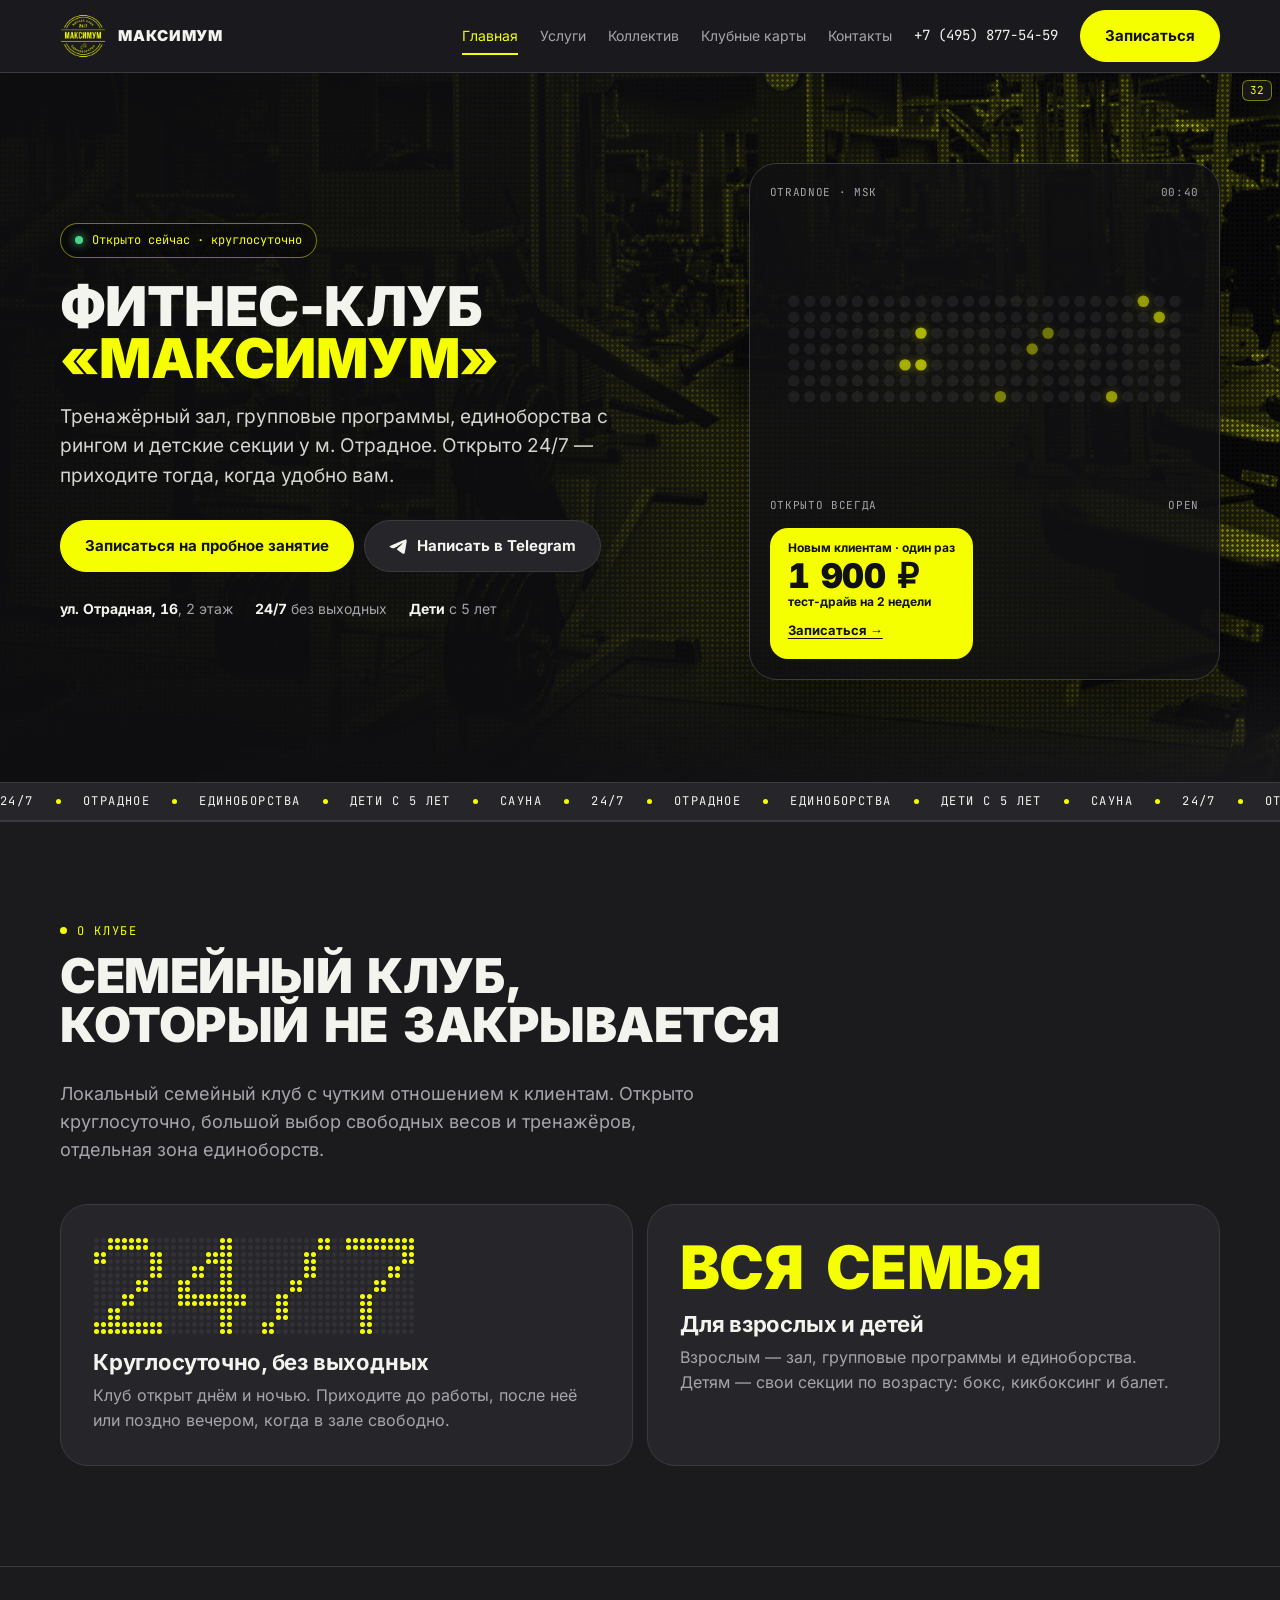
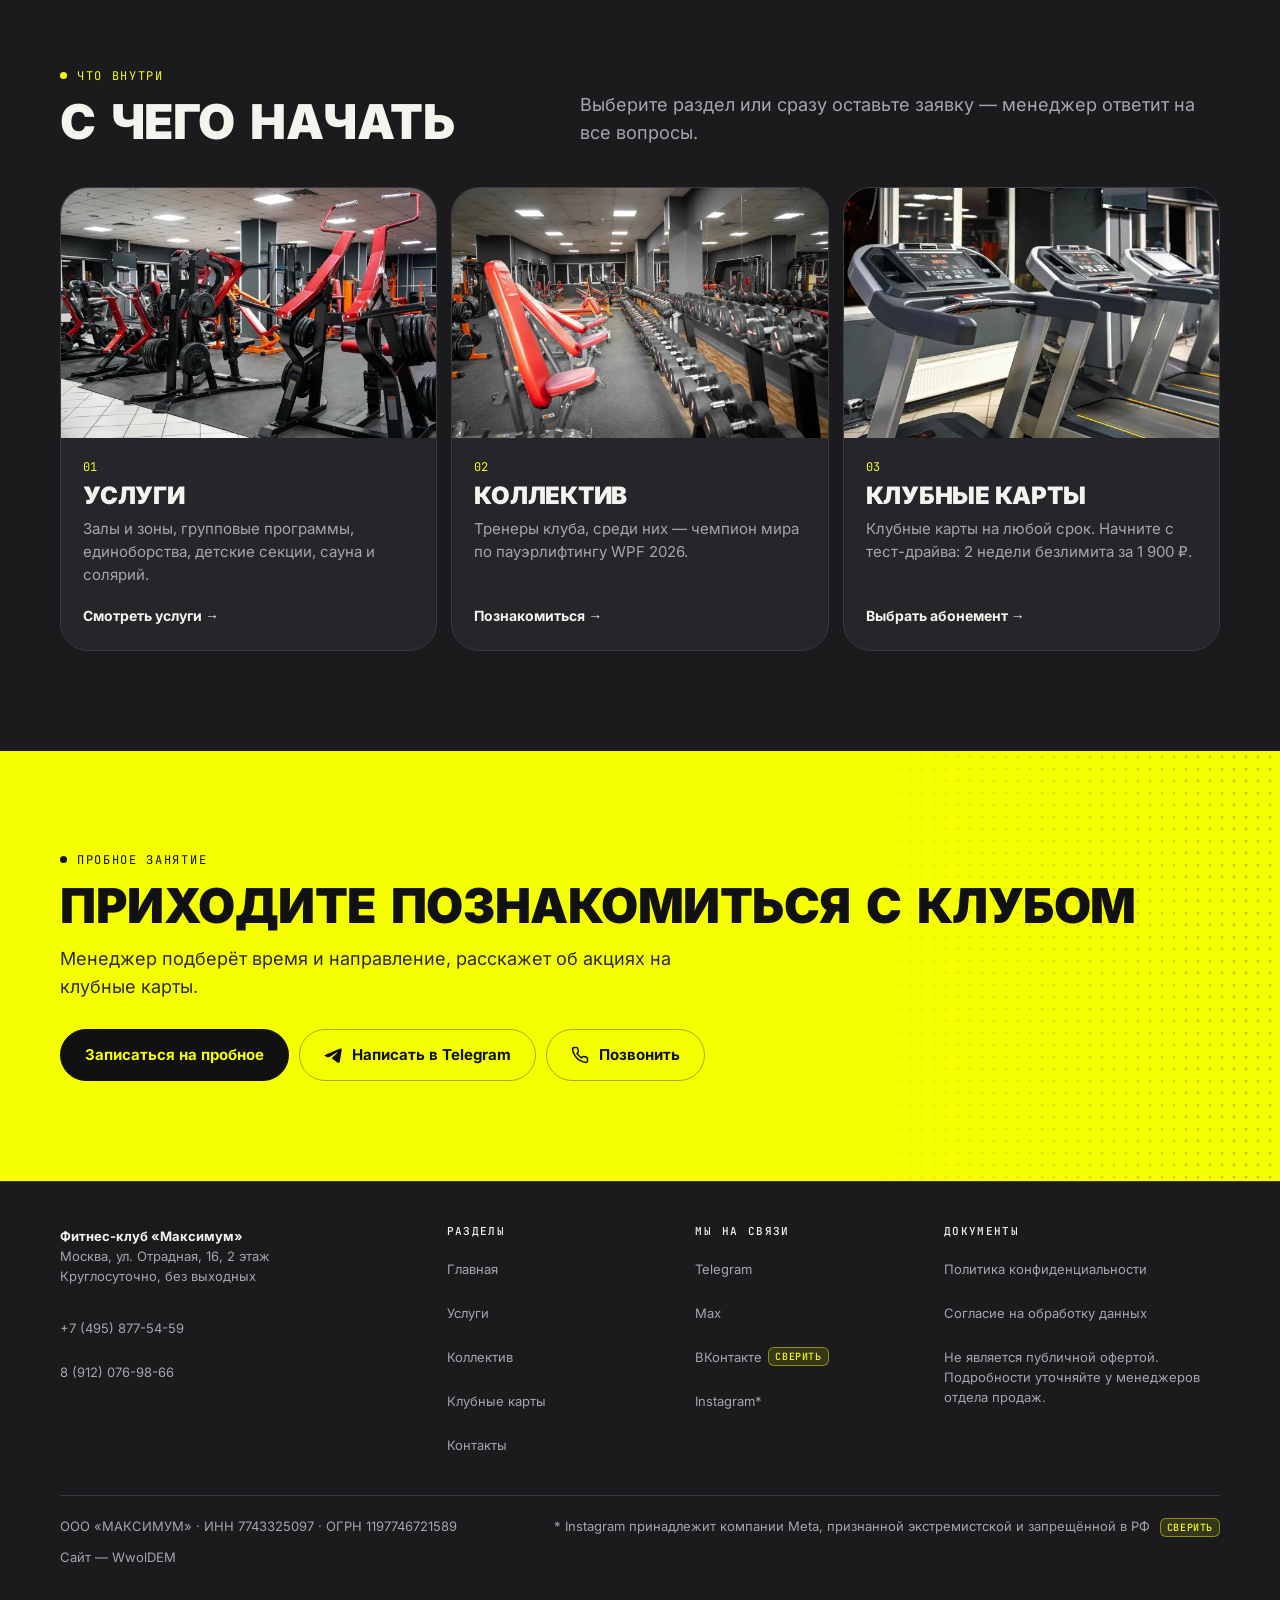
<file: index.html>
<!doctype html>
<html lang="ru">
<head>
<meta charset="utf-8">
<meta name="viewport" content="width=device-width, initial-scale=1, viewport-fit=cover">
<title>Фитнес-клуб «Максимум» в Отрадном — круглосуточно, для всей семьи</title>
<meta name="description" content="Локальный семейный фитнес-клуб «Максимум» у м. Отрадное: открыто круглосуточно, свободные веса и тренажёры, зона единоборств, детские секции. Тест-драйв: 2 недели безлимита за 1 900 ₽, пробное занятие — бесплатно.">
<meta name="theme-color" content="#1b1b1e">
<!--club:head-->
<meta name="robots" content="noindex, nofollow">
<link rel="canonical" href="https://maximum-club.example/">
<meta property="og:type" content="website">
<meta property="og:locale" content="ru_RU">
<meta property="og:site_name" content="Фитнес-клуб «Максимум»">
<meta property="og:title" content="Фитнес-клуб «Максимум» в Отрадном — круглосуточно, для всей семьи">
<meta property="og:description" content="Локальный семейный фитнес-клуб «Максимум» у м. Отрадное: открыто круглосуточно, свободные веса и тренажёры, зона единоборств, детские секции. Тест-драйв: 2 недели безлимита за 1 900 ₽, пробное занятие — бесплатно.">
<meta property="og:url" content="https://maximum-club.example/">
<meta property="og:image" content="https://maximum-club.example/assets/img/og.jpg">
<meta property="og:image:width" content="1200">
<meta property="og:image:height" content="630">
<meta name="twitter:card" content="summary_large_image">
<link rel="icon" href="assets/img/favicon-32.png" sizes="32x32" type="image/png">
<link rel="apple-touch-icon" href="assets/img/apple-touch-icon.png">
<!--/club:head-->
<link rel="stylesheet" href="assets/css/site.css?v=32">
</head>
<body data-tg="Здравствуйте! Хочу записаться на пробное занятие в «Максимум»">
<a class="skip" href="#main">К содержанию</a>
<div class="ver" aria-hidden="true">32</div>

<header class="header">
  <div class="wrap">
    <a class="logo" href="index.html" aria-label="Фитнес-клуб «Максимум», на главную"><img src="assets/img/logo.png" alt="" width="46" height="46"><span>МАКСИМУМ</span></a>
    <nav class="nav" aria-label="Разделы сайта">
      <a href="index.html" aria-current="page">Главная</a>
      <a href="uslugi.html">Услуги</a>
      <a href="kollektiv.html">Коллектив</a>
      <a href="opcii.html">Клубные карты</a>
      <a href="kontakty.html">Контакты</a>
    </nav>
    <!--club:header-phone--><a class="header-tel" href="tel:+74958775459">+7 (495) 877-54-59</a><!--/club:header-phone-->
    <a class="btn btn-y" href="kontakty.html?interest=trial#form">Записаться</a>
    <button class="burger" type="button" aria-label="Открыть меню" aria-expanded="false" aria-controls="mobile-menu"><span></span></button>
  </div>
</header>
<nav class="mobile-menu" id="mobile-menu" aria-label="Меню">
  <a href="index.html" aria-current="page">Главная</a>
  <a href="uslugi.html">Услуги</a>
  <a href="kollektiv.html">Коллектив</a>
  <a href="opcii.html">Клубные карты</a>
  <a href="kontakty.html">Контакты</a>
  <a class="btn btn-y" href="kontakty.html?interest=trial#form">Записаться на пробное</a>
</nav>

<main id="main">
<section class="hero" aria-labelledby="hero-title">
  <div class="hero-bg" aria-hidden="true"><!--club:hero-photo--><img src="assets/img/photos/hero-1280.webp" srcset="assets/img/photos/hero-640.webp 640w, assets/img/photos/hero-1280.webp 1280w" sizes="100vw" width="1280" height="853" alt="" fetchpriority="high" data-photo="hero"><!--/club:hero-photo--><span class="tint"></span><span class="led"></span></div>
  <div class="wrap">
    <div class="hero-text">
      <span class="live">Открыто сейчас · круглосуточно</span>
      <h1 id="hero-title">Фитнес-клуб <em>«Максимум»</em></h1>
      <p class="hero-sub">Тренажёрный зал, групповые программы, единоборства с рингом и детские секции у м.&nbsp;Отрадное. Открыто 24/7 — приходите тогда, когда удобно вам.</p>
      <div class="btn-row">
        <a class="btn btn-y" href="kontakty.html?interest=trial#form">Записаться на пробное занятие</a>
        <a class="btn" data-tg href="https://t.me/maximum_otradnoe"><svg class="ico-tg" viewBox="42 53 136 136" fill="currentColor" aria-hidden="true"><path fill-rule="evenodd" d="M54.3,118.8c35-15.2,58.3-25.3,70-30.2 c33.3-13.9,40.3-16.3,44.8-16.4c1,0,3.2,0.2,4.7,1.4c1.2,1,1.5,2.3,1.7,3.3s0.4,3.1,0.2,4.7c-1.8,19-9.6,65.1-13.6,86.3 c-1.7,9-5,12-8.2,12.3c-7,0.6-12.3-4.6-19-9c-10.6-6.9-16.5-11.2-26.8-18c-11.9-7.8-4.2-12.1,2.6-19.1c1.8-1.8,32.5-29.8,33.1-32.3 c0.1-0.3,0.1-1.5-0.6-2.1c-0.7-0.6-1.7-0.4-2.5-0.2c-1.1,0.2-17.9,11.4-50.6,33.5c-4.8,3.3-9.1,4.9-13,4.8 c-4.3-0.1-12.5-2.4-18.7-4.4c-7.5-2.4-13.5-3.7-13-7.9C45.7,123.3,48.7,121.1,54.3,118.8z"/></svg>Написать в Telegram</a>
      </div>
      <div class="hero-meta"><!--club:hero-meta-->
        <span><b>ул. Отрадная, 16</b>, 2 этаж</span>
        <span><b>24/7</b> без выходных</span>
        <span><b>Дети</b> с 5 лет</span>
      <!--/club:hero-meta-->
      </div>
    </div>
    <div class="board">
      <div class="board-top"><span>OTRADNOE · MSK</span><span id="clock">--:--</span></div>
      <canvas id="led" width="640" height="400" role="img" aria-label="Табло: клуб открыт 24 часа 7 дней в неделю"></canvas>
      <div class="board-bot"><span>ОТКРЫТО ВСЕГДА</span><span>OPEN</span></div>
      <!-- ПРЕДЛОЖЕНИЕ: тест-драйв из club.js (memberships.testDrive) -->
      <div class="price-tag"><!--club:hero-price-->
        <small>Новым клиентам · один раз</small>
        <b>1 900 ₽</b>
        <small>тест-драйв на 2 недели</small>
        <a href="kontakty.html?interest=testdrive#form">Записаться →</a>
      <!--/club:hero-price-->
      </div>
    </div>
  </div>
</section>

<!-- 24/7 и «семейный клуб» — только текстом на главной (так решил владелец) -->
<section class="section" aria-labelledby="about-title">
  <div class="wrap">
    <div class="section-head">
      <div>
        <div class="eyebrow">О клубе</div>
        <h2 class="h2" id="about-title">Семейный клуб, который не&nbsp;закрывается</h2>
      </div>
      <p class="lead">Локальный семейный клуб с чутким отношением к клиентам. Открыто круглосуточно, большой выбор свободных весов и тренажёров, отдельная зона единоборств.</p>
    </div>
    <div class="grid-2">
      <div class="panel">
        <div class="big">24/7</div>
        <h3>Круглосуточно, без выходных</h3>
        <p>Клуб открыт днём и ночью. Приходите до работы, после неё или поздно вечером, когда в зале свободно.</p>
      </div>
      <div class="panel dots">
        <div class="big">Вся семья</div>
        <h3>Для взрослых и детей</h3>
        <p>Взрослым — зал, групповые программы и единоборства. Детям — свои секции по возрасту: бокс, кикбоксинг и балет.</p>
      </div>
    </div>
  </div>
</section>

<!-- Три раздела из схемы владельца: Услуги · Коллектив · Клубные карты -->
<section class="section" aria-labelledby="go-title">
  <div class="wrap">
    <div class="section-head">
      <div>
        <div class="eyebrow">Что внутри</div>
        <h2 class="h2" id="go-title">С чего начать</h2>
      </div>
      <p class="lead">Выберите раздел или сразу оставьте заявку — менеджер ответит на все вопросы.</p>
    </div>
    <div class="grid-3">
      <a class="go" href="uslugi.html">
        <div class="photo"><!--club:photo:machines--><img src="assets/img/photos/machines-1280.webp" srcset="assets/img/photos/machines-640.webp 640w, assets/img/photos/machines-1280.webp 1280w" sizes="(max-width: 640px) 100vw, (max-width: 1080px) 50vw, 400px" width="1280" height="853" alt="Ряд силовых тренажёров в зале клуба" loading="lazy" decoding="async" data-photo="machines"><!--/club:photo:machines--></div>
        <div class="go-body"><span class="num">01</span><h3>Услуги</h3><p>Залы и зоны, групповые программы, единоборства, детские секции, сауна и солярий.</p><span class="arrow">Смотреть услуги →</span></div>
      </a>
      <a class="go" href="kollektiv.html">
        <div class="photo"><!--club:photo:dumbbells--><img src="assets/img/photos/dumbbells-1280.webp" srcset="assets/img/photos/dumbbells-640.webp 640w, assets/img/photos/dumbbells-1280.webp 1280w" sizes="(max-width: 640px) 100vw, (max-width: 1080px) 50vw, 400px" width="1280" height="853" alt="Зона свободных весов: гантельный ряд и скамья" loading="lazy" decoding="async" data-photo="dumbbells"><!--/club:photo:dumbbells--></div>
        <div class="go-body"><span class="num">02</span><h3>Коллектив</h3><p>Тренеры клуба, среди них — чемпион мира по пауэрлифтингу WPF 2026.</p><span class="arrow">Познакомиться →</span></div>
      </a>
      <a class="go" href="opcii.html">
        <div class="photo"><!--club:photo:treadmills--><img src="assets/img/photos/treadmills-1280.webp" srcset="assets/img/photos/treadmills-640.webp 640w, assets/img/photos/treadmills-1280.webp 1280w" sizes="(max-width: 640px) 100vw, (max-width: 1080px) 50vw, 400px" width="1280" height="853" alt="Кардиозона: ряд беговых дорожек" loading="lazy" decoding="async" data-photo="treadmills"><!--/club:photo:treadmills--></div>
        <div class="go-body"><span class="num">03</span><h3>Клубные карты</h3><p><!--club:promo-line-->Клубные карты на любой срок. Начните с тест-драйва: 2 недели безлимита за 1 900 ₽.<!--/club:promo-line--></p><span class="arrow">Выбрать абонемент →</span></div>
      </a>
    </div>
  </div>
</section>

<!-- Призыв к заявке: на каждой странице -->
<section class="section on-y cta" aria-labelledby="cta-title">
  <div class="wrap">
    <div>
      <div class="eyebrow">Пробное занятие</div>
      <h2 class="h2" id="cta-title">Приходите познакомиться с клубом</h2>
      <p class="lead">Менеджер подберёт время и направление, расскажет об акциях на клубные карты.</p>
    </div>
    <div class="btn-row">
      <a class="btn btn-ink" href="kontakty.html?interest=trial#form">Записаться на пробное</a>
      <a class="btn btn-line" data-tg href="https://t.me/maximum_otradnoe"><svg class="ico-tg" viewBox="42 53 136 136" fill="currentColor" aria-hidden="true"><path fill-rule="evenodd" d="M54.3,118.8c35-15.2,58.3-25.3,70-30.2 c33.3-13.9,40.3-16.3,44.8-16.4c1,0,3.2,0.2,4.7,1.4c1.2,1,1.5,2.3,1.7,3.3s0.4,3.1,0.2,4.7c-1.8,19-9.6,65.1-13.6,86.3 c-1.7,9-5,12-8.2,12.3c-7,0.6-12.3-4.6-19-9c-10.6-6.9-16.5-11.2-26.8-18c-11.9-7.8-4.2-12.1,2.6-19.1c1.8-1.8,32.5-29.8,33.1-32.3 c0.1-0.3,0.1-1.5-0.6-2.1c-0.7-0.6-1.7-0.4-2.5-0.2c-1.1,0.2-17.9,11.4-50.6,33.5c-4.8,3.3-9.1,4.9-13,4.8 c-4.3-0.1-12.5-2.4-18.7-4.4c-7.5-2.4-13.5-3.7-13-7.9C45.7,123.3,48.7,121.1,54.3,118.8z"/></svg>Написать в Telegram</a>
      <a class="btn btn-line" href="tel:+74958775459" data-club-href="tel"><svg viewBox="0 0 24 24" fill="none" stroke="currentColor" stroke-width="2" aria-hidden="true"><path d="M22 16.9v3a2 2 0 0 1-2.2 2 19.8 19.8 0 0 1-8.6-3.1 19.5 19.5 0 0 1-6-6A19.8 19.8 0 0 1 2.1 4.2 2 2 0 0 1 4.1 2h3a2 2 0 0 1 2 1.7c.1.9.4 1.8.7 2.7a2 2 0 0 1-.5 2.1L8 9.8a16 16 0 0 0 6 6l1.3-1.3a2 2 0 0 1 2.1-.4c.9.3 1.8.6 2.7.7a2 2 0 0 1 1.7 2z"/></svg>Позвонить</a>
    </div>
  </div>
</section>
</main>

<!--club:footer-->
<footer class="footer">
  <div class="wrap">
    <div>
      <b>Фитнес-клуб «Максимум»</b><br>
      Москва, ул. Отрадная, 16, 2 этаж<br>
      Круглосуточно, без выходных<br><br>
      <a href="tel:+74958775459">+7 (495) 877-54-59</a><br>
      <a href="tel:+79120769866">8 (912) 076-98-66</a>
    </div>
    <div>
      <h2>Разделы</h2>
      <ul class="footer-links">
        <li><a href="index.html">Главная</a></li>
        <li><a href="uslugi.html">Услуги</a></li>
        <li><a href="kollektiv.html">Коллектив</a></li>
        <li><a href="opcii.html">Клубные карты</a></li>
        <li><a href="kontakty.html">Контакты</a></li>
      </ul>
    </div>
    <div>
      <h2>Мы на связи</h2>
      <ul class="footer-links">
        <li><a data-tg href="https://t.me/maximum_otradnoe">Telegram</a></li>
        <li><a href="https://max.ru/u/f9LHodD0cOLThnOwlESvNaqsqRwsQmShuXo-hjKcUozW8xYT5xTaU2M9Jrw" target="_blank" rel="noopener">Max</a></li>
        <li><a href="https://vk.com/maximum_otradnoe" target="_blank" rel="noopener">ВКонтакте</a> <span class="todo" title="Страница не открылась при сборе данных">сверить</span></li>
        <li><a href="https://www.instagram.com/maximum_otradnoe" target="_blank" rel="noopener">Instagram*</a></li>
      </ul>
    </div>
    <div>
      <h2>Документы</h2>
      <ul class="footer-links">
        <li><a href="privacy.html">Политика конфиденциальности</a></li>
        <li><a href="consent.html">Согласие на обработку данных</a></li>
      </ul>
      <p style="margin-top:12px">Не является публичной офертой. Подробности уточняйте у менеджеров отдела продаж.</p>
    </div>
    <div class="legal">
      <span>ООО «МАКСИМУМ» · ИНН 7743325097 · ОГРН 1197746721589</span>
      <span>* Instagram принадлежит компании Meta, признанной экстремистской и запрещённой в РФ <span class="todo" title="Сверить формулировку с юристом клуба">сверить</span></span>
      <span>Сайт — WwolDEM</span>
    </div>
  </div>
</footer>
<!--/club:footer-->
<!--club:actionbar-->
<nav class="actionbar" aria-label="Быстрая связь">
  <a class="btn" href="tel:+74958775459"><svg viewBox="0 0 24 24" fill="none" stroke="currentColor" stroke-width="2" aria-hidden="true"><path d="M22 16.9v3a2 2 0 0 1-2.2 2 19.8 19.8 0 0 1-8.6-3.1 19.5 19.5 0 0 1-6-6A19.8 19.8 0 0 1 2.1 4.2 2 2 0 0 1 4.1 2h3a2 2 0 0 1 2 1.7c.1.9.4 1.8.7 2.7a2 2 0 0 1-.5 2.1L8 9.8a16 16 0 0 0 6 6l1.3-1.3a2 2 0 0 1 2.1-.4c.9.3 1.8.6 2.7.7a2 2 0 0 1 1.7 2z"/></svg>Звонок</a>
  <a class="btn" data-tg href="https://t.me/maximum_otradnoe"><svg class="ico-tg" viewBox="42 53 136 136" fill="currentColor" aria-hidden="true"><path fill-rule="evenodd" d="M54.3,118.8c35-15.2,58.3-25.3,70-30.2 c33.3-13.9,40.3-16.3,44.8-16.4c1,0,3.2,0.2,4.7,1.4c1.2,1,1.5,2.3,1.7,3.3s0.4,3.1,0.2,4.7c-1.8,19-9.6,65.1-13.6,86.3 c-1.7,9-5,12-8.2,12.3c-7,0.6-12.3-4.6-19-9c-10.6-6.9-16.5-11.2-26.8-18c-11.9-7.8-4.2-12.1,2.6-19.1c1.8-1.8,32.5-29.8,33.1-32.3 c0.1-0.3,0.1-1.5-0.6-2.1c-0.7-0.6-1.7-0.4-2.5-0.2c-1.1,0.2-17.9,11.4-50.6,33.5c-4.8,3.3-9.1,4.9-13,4.8 c-4.3-0.1-12.5-2.4-18.7-4.4c-7.5-2.4-13.5-3.7-13-7.9C45.7,123.3,48.7,121.1,54.3,118.8z"/></svg>Telegram</a>
  <a class="btn btn-y" href="kontakty.html?interest=trial#form">Заявка</a>
</nav>
<!--/club:actionbar-->
<!-- Яндекс Метрика (счётчик клуба 99974212) на запуске не подключается: ответственного нет, вернуться позже (см. CLAUDE.md) -->
<script src="assets/data/club.js?v=32" defer></script>
<script src="assets/js/site.js?v=32" defer></script>
</body>
</html>
</file>
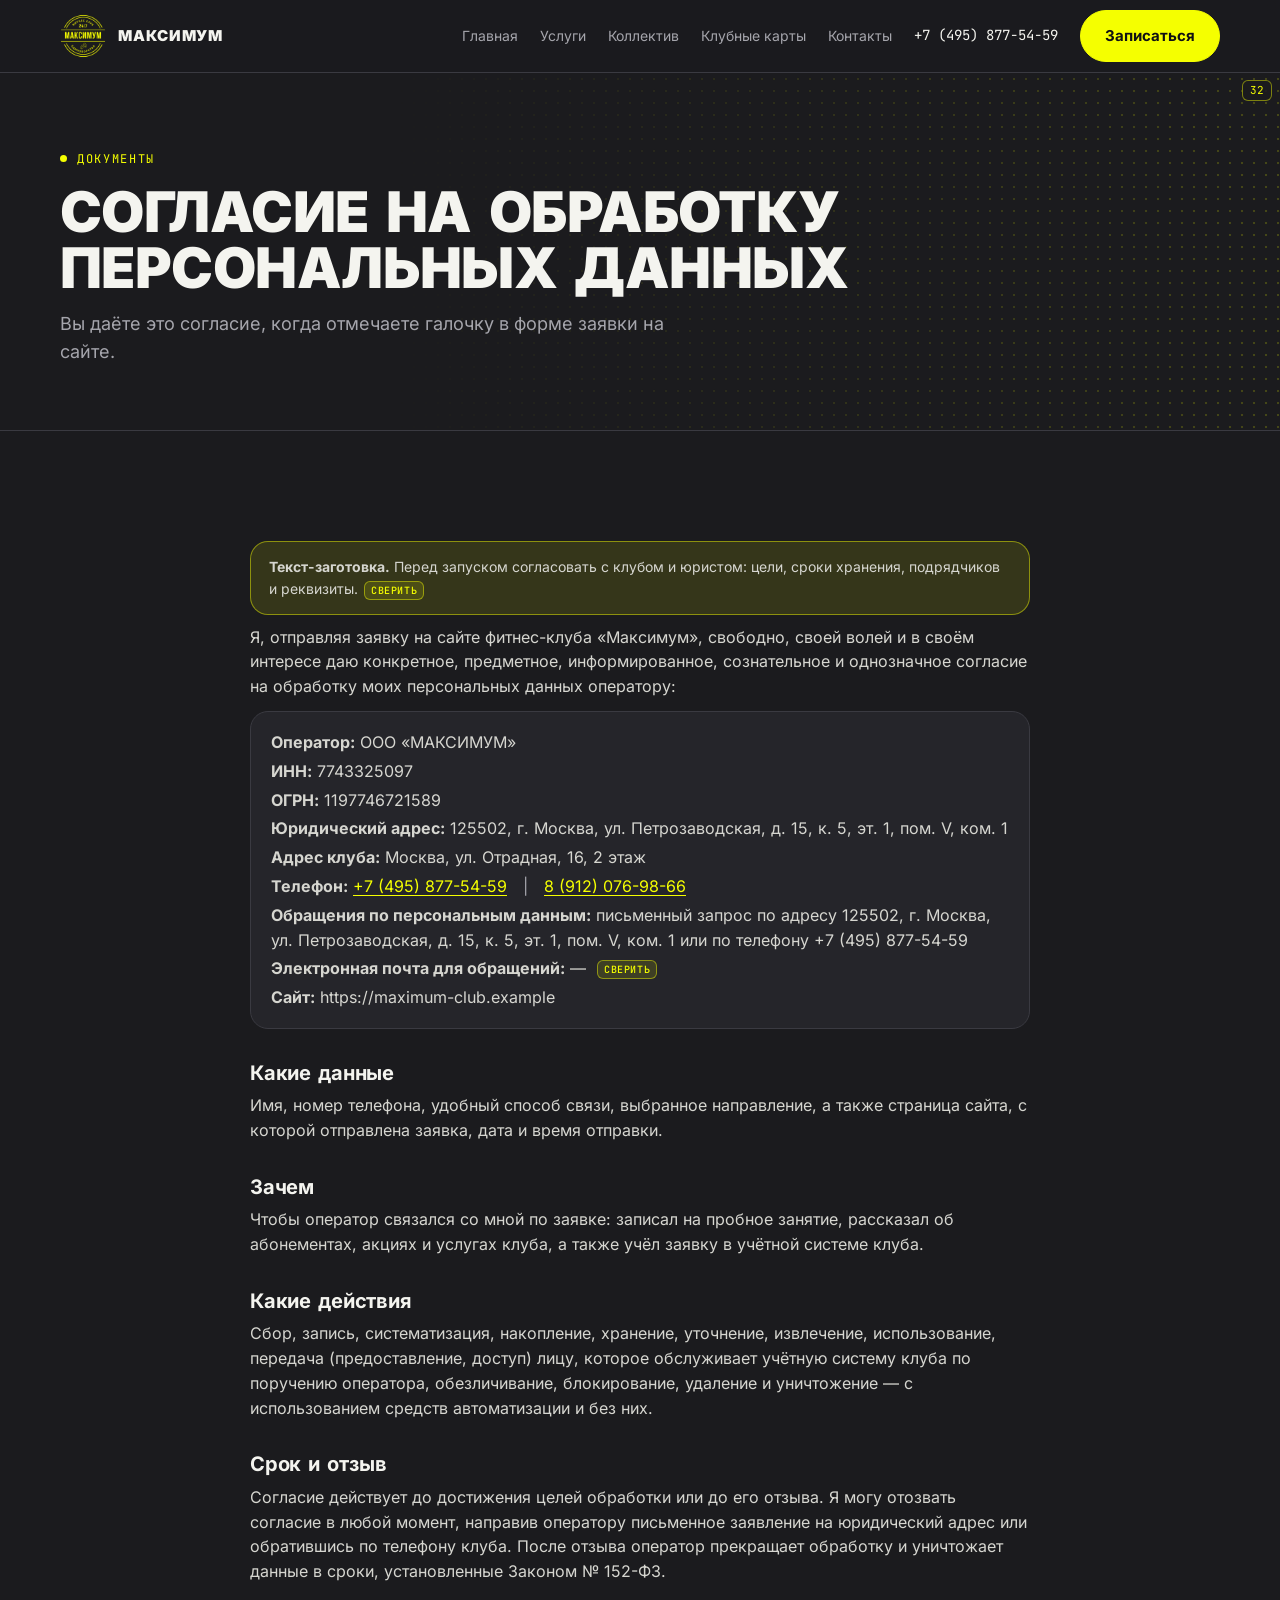
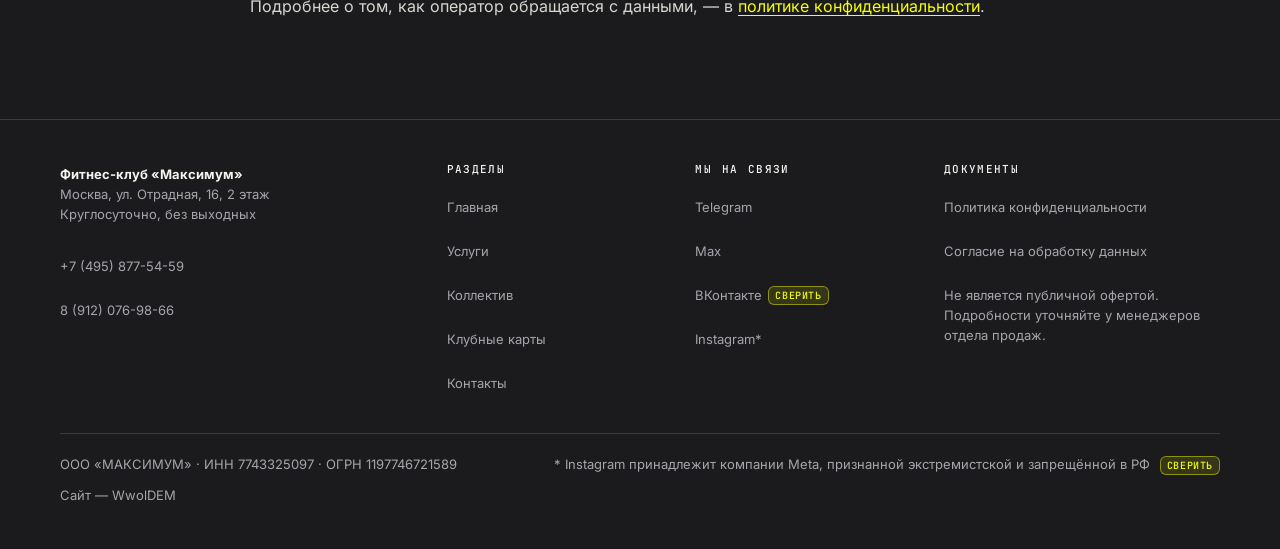
<file: consent.html>
<!doctype html>
<html lang="ru">
<head>
<meta charset="utf-8">
<meta name="viewport" content="width=device-width, initial-scale=1, viewport-fit=cover">
<title>Согласие на обработку персональных данных — фитнес-клуб «Максимум»</title>
<meta name="description" content="Текст согласия на обработку персональных данных при отправке заявки на сайте фитнес-клуба «Максимум».">
<meta name="theme-color" content="#1b1b1e">
<!--club:head-->
<meta name="robots" content="noindex, nofollow">
<link rel="canonical" href="https://maximum-club.example/consent.html">
<meta property="og:type" content="website">
<meta property="og:locale" content="ru_RU">
<meta property="og:site_name" content="Фитнес-клуб «Максимум»">
<meta property="og:title" content="Согласие на обработку персональных данных — фитнес-клуб «Максимум»">
<meta property="og:description" content="Текст согласия на обработку персональных данных при отправке заявки на сайте фитнес-клуба «Максимум».">
<meta property="og:url" content="https://maximum-club.example/consent.html">
<meta property="og:image" content="https://maximum-club.example/assets/img/og.jpg">
<meta property="og:image:width" content="1200">
<meta property="og:image:height" content="630">
<meta name="twitter:card" content="summary_large_image">
<link rel="icon" href="assets/img/favicon-32.png" sizes="32x32" type="image/png">
<link rel="apple-touch-icon" href="assets/img/apple-touch-icon.png">
<!--/club:head-->
<link rel="stylesheet" href="assets/css/site.css?v=32">
</head>
<body data-tg="Здравствуйте! У меня вопрос по фитнес-клубу «Максимум»">
<a class="skip" href="#main">К содержанию</a>
<div class="ver" aria-hidden="true">32</div>

<header class="header">
  <div class="wrap">
    <a class="logo" href="index.html" aria-label="Фитнес-клуб «Максимум», на главную"><img src="assets/img/logo.png" alt="" width="46" height="46"><span>МАКСИМУМ</span></a>
    <nav class="nav" aria-label="Разделы сайта">
      <a href="index.html">Главная</a>
      <a href="uslugi.html">Услуги</a>
      <a href="kollektiv.html">Коллектив</a>
      <a href="opcii.html">Клубные карты</a>
      <a href="kontakty.html">Контакты</a>
    </nav>
    <!--club:header-phone--><a class="header-tel" href="tel:+74958775459">+7 (495) 877-54-59</a><!--/club:header-phone-->
    <a class="btn btn-y" href="kontakty.html?interest=trial#form">Записаться</a>
    <button class="burger" type="button" aria-label="Открыть меню" aria-expanded="false" aria-controls="mobile-menu"><span></span></button>
  </div>
</header>
<nav class="mobile-menu" id="mobile-menu" aria-label="Меню">
  <a href="index.html">Главная</a>
  <a href="uslugi.html">Услуги</a>
  <a href="kollektiv.html">Коллектив</a>
  <a href="opcii.html">Клубные карты</a>
  <a href="kontakty.html">Контакты</a>
  <a class="btn btn-y" href="kontakty.html?interest=trial#form">Записаться на пробное</a>
</nav>

<main id="main">
<section class="page-head" aria-labelledby="page-title">
  <div class="led-bg dots" aria-hidden="true"></div>
  <div class="wrap">
    <div class="eyebrow">Документы</div>
    <h1 class="h1" id="page-title">Согласие на обработку персональных данных</h1>
    <p class="lead">Вы даёте это согласие, когда отмечаете галочку в форме заявки на сайте.</p>
  </div>
</section>

<section class="section" aria-label="Текст согласия">
  <div class="wrap prose">
    <p class="doc-banner"><b>Текст-заготовка.</b> Перед запуском согласовать с клубом и юристом: цели, сроки хранения, подрядчиков и реквизиты.<span class="todo" title="Текст согласовать с клубом">сверить</span></p>

    <p>Я, отправляя заявку на сайте фитнес-клуба «Максимум», свободно, своей волей и в своём интересе даю конкретное, предметное, информированное, сознательное и однозначное согласие на обработку моих персональных данных оператору:</p>
    <!--club:legal-requisites-->
      <ul class="requisites">
        <li><b>Оператор:</b> ООО «МАКСИМУМ»</li>
        <li><b>ИНН:</b> 7743325097</li>
        <li><b>ОГРН:</b> 1197746721589</li>
        <li><b>Юридический адрес:</b> 125502, г. Москва, ул. Петрозаводская, д. 15, к. 5, эт. 1, пом. V, ком. 1</li>
        <li><b>Адрес клуба:</b> Москва, ул. Отрадная, 16, 2 этаж</li>
        <li><b>Телефон:</b> <a href="tel:+74958775459">+7 (495) 877-54-59</a><span class="tel-sep" aria-hidden="true">|</span><a href="tel:+79120769866">8 (912) 076-98-66</a></li>
        <li><b>Обращения по персональным данным:</b> письменный запрос по адресу 125502, г. Москва, ул. Петрозаводская, д. 15, к. 5, эт. 1, пом. V, ком. 1 или по телефону +7 (495) 877-54-59</li>
        <li><b>Электронная почта для обращений:</b> — <span class="todo" title="Почту завести после выбора домена">сверить</span></li>
        <li><b>Сайт:</b> https://maximum-club.example</li>
      </ul>
      <!--/club:legal-requisites-->

    <h2>Какие данные</h2>
    <p>Имя, номер телефона, удобный способ связи, выбранное направление, а также страница сайта, с которой отправлена заявка, дата и время отправки.</p>

    <h2>Зачем</h2>
    <p>Чтобы оператор связался со мной по заявке: записал на пробное занятие, рассказал об абонементах, акциях и услугах клуба, а также учёл заявку в учётной системе клуба.</p>

    <h2>Какие действия</h2>
    <p>Сбор, запись, систематизация, накопление, хранение, уточнение, извлечение, использование, передача (предоставление, доступ) лицу, которое обслуживает учётную систему клуба по поручению оператора, обезличивание, блокирование, удаление и уничтожение — с использованием средств автоматизации и без них.</p>

    <h2>Срок и отзыв</h2>
    <p>Согласие действует до достижения целей обработки или до его отзыва. Я могу отозвать согласие в любой момент, направив оператору письменное заявление на юридический адрес или обратившись по телефону клуба. После отзыва оператор прекращает обработку и уничтожает данные в сроки, установленные Законом № 152-ФЗ.</p>

    <p>Подробнее о том, как оператор обращается с данными, — в <a href="privacy.html">политике конфиденциальности</a>.</p>
  </div>
</section>
</main>

<!--club:footer-->
<footer class="footer">
  <div class="wrap">
    <div>
      <b>Фитнес-клуб «Максимум»</b><br>
      Москва, ул. Отрадная, 16, 2 этаж<br>
      Круглосуточно, без выходных<br><br>
      <a href="tel:+74958775459">+7 (495) 877-54-59</a><br>
      <a href="tel:+79120769866">8 (912) 076-98-66</a>
    </div>
    <div>
      <h2>Разделы</h2>
      <ul class="footer-links">
        <li><a href="index.html">Главная</a></li>
        <li><a href="uslugi.html">Услуги</a></li>
        <li><a href="kollektiv.html">Коллектив</a></li>
        <li><a href="opcii.html">Клубные карты</a></li>
        <li><a href="kontakty.html">Контакты</a></li>
      </ul>
    </div>
    <div>
      <h2>Мы на связи</h2>
      <ul class="footer-links">
        <li><a data-tg href="https://t.me/maximum_otradnoe">Telegram</a></li>
        <li><a href="https://max.ru/u/f9LHodD0cOLThnOwlESvNaqsqRwsQmShuXo-hjKcUozW8xYT5xTaU2M9Jrw" target="_blank" rel="noopener">Max</a></li>
        <li><a href="https://vk.com/maximum_otradnoe" target="_blank" rel="noopener">ВКонтакте</a> <span class="todo" title="Страница не открылась при сборе данных">сверить</span></li>
        <li><a href="https://www.instagram.com/maximum_otradnoe" target="_blank" rel="noopener">Instagram*</a></li>
      </ul>
    </div>
    <div>
      <h2>Документы</h2>
      <ul class="footer-links">
        <li><a href="privacy.html">Политика конфиденциальности</a></li>
        <li><a href="consent.html">Согласие на обработку данных</a></li>
      </ul>
      <p style="margin-top:12px">Не является публичной офертой. Подробности уточняйте у менеджеров отдела продаж.</p>
    </div>
    <div class="legal">
      <span>ООО «МАКСИМУМ» · ИНН 7743325097 · ОГРН 1197746721589</span>
      <span>* Instagram принадлежит компании Meta, признанной экстремистской и запрещённой в РФ <span class="todo" title="Сверить формулировку с юристом клуба">сверить</span></span>
      <span>Сайт — WwolDEM</span>
    </div>
  </div>
</footer>
<!--/club:footer-->
<!--club:actionbar-->
<nav class="actionbar" aria-label="Быстрая связь">
  <a class="btn" href="tel:+74958775459"><svg viewBox="0 0 24 24" fill="none" stroke="currentColor" stroke-width="2" aria-hidden="true"><path d="M22 16.9v3a2 2 0 0 1-2.2 2 19.8 19.8 0 0 1-8.6-3.1 19.5 19.5 0 0 1-6-6A19.8 19.8 0 0 1 2.1 4.2 2 2 0 0 1 4.1 2h3a2 2 0 0 1 2 1.7c.1.9.4 1.8.7 2.7a2 2 0 0 1-.5 2.1L8 9.8a16 16 0 0 0 6 6l1.3-1.3a2 2 0 0 1 2.1-.4c.9.3 1.8.6 2.7.7a2 2 0 0 1 1.7 2z"/></svg>Звонок</a>
  <a class="btn" data-tg href="https://t.me/maximum_otradnoe"><svg class="ico-tg" viewBox="42 53 136 136" fill="currentColor" aria-hidden="true"><path fill-rule="evenodd" d="M54.3,118.8c35-15.2,58.3-25.3,70-30.2 c33.3-13.9,40.3-16.3,44.8-16.4c1,0,3.2,0.2,4.7,1.4c1.2,1,1.5,2.3,1.7,3.3s0.4,3.1,0.2,4.7c-1.8,19-9.6,65.1-13.6,86.3 c-1.7,9-5,12-8.2,12.3c-7,0.6-12.3-4.6-19-9c-10.6-6.9-16.5-11.2-26.8-18c-11.9-7.8-4.2-12.1,2.6-19.1c1.8-1.8,32.5-29.8,33.1-32.3 c0.1-0.3,0.1-1.5-0.6-2.1c-0.7-0.6-1.7-0.4-2.5-0.2c-1.1,0.2-17.9,11.4-50.6,33.5c-4.8,3.3-9.1,4.9-13,4.8 c-4.3-0.1-12.5-2.4-18.7-4.4c-7.5-2.4-13.5-3.7-13-7.9C45.7,123.3,48.7,121.1,54.3,118.8z"/></svg>Telegram</a>
  <a class="btn btn-y" href="kontakty.html?interest=trial#form">Заявка</a>
</nav>
<!--/club:actionbar-->
<!-- Яндекс Метрика (счётчик клуба 99974212) на запуске не подключается: ответственного нет, вернуться позже (см. CLAUDE.md) -->
<script src="assets/data/club.js?v=32" defer></script>
<script src="assets/js/site.js?v=32" defer></script>
</body>
</html>
</file>
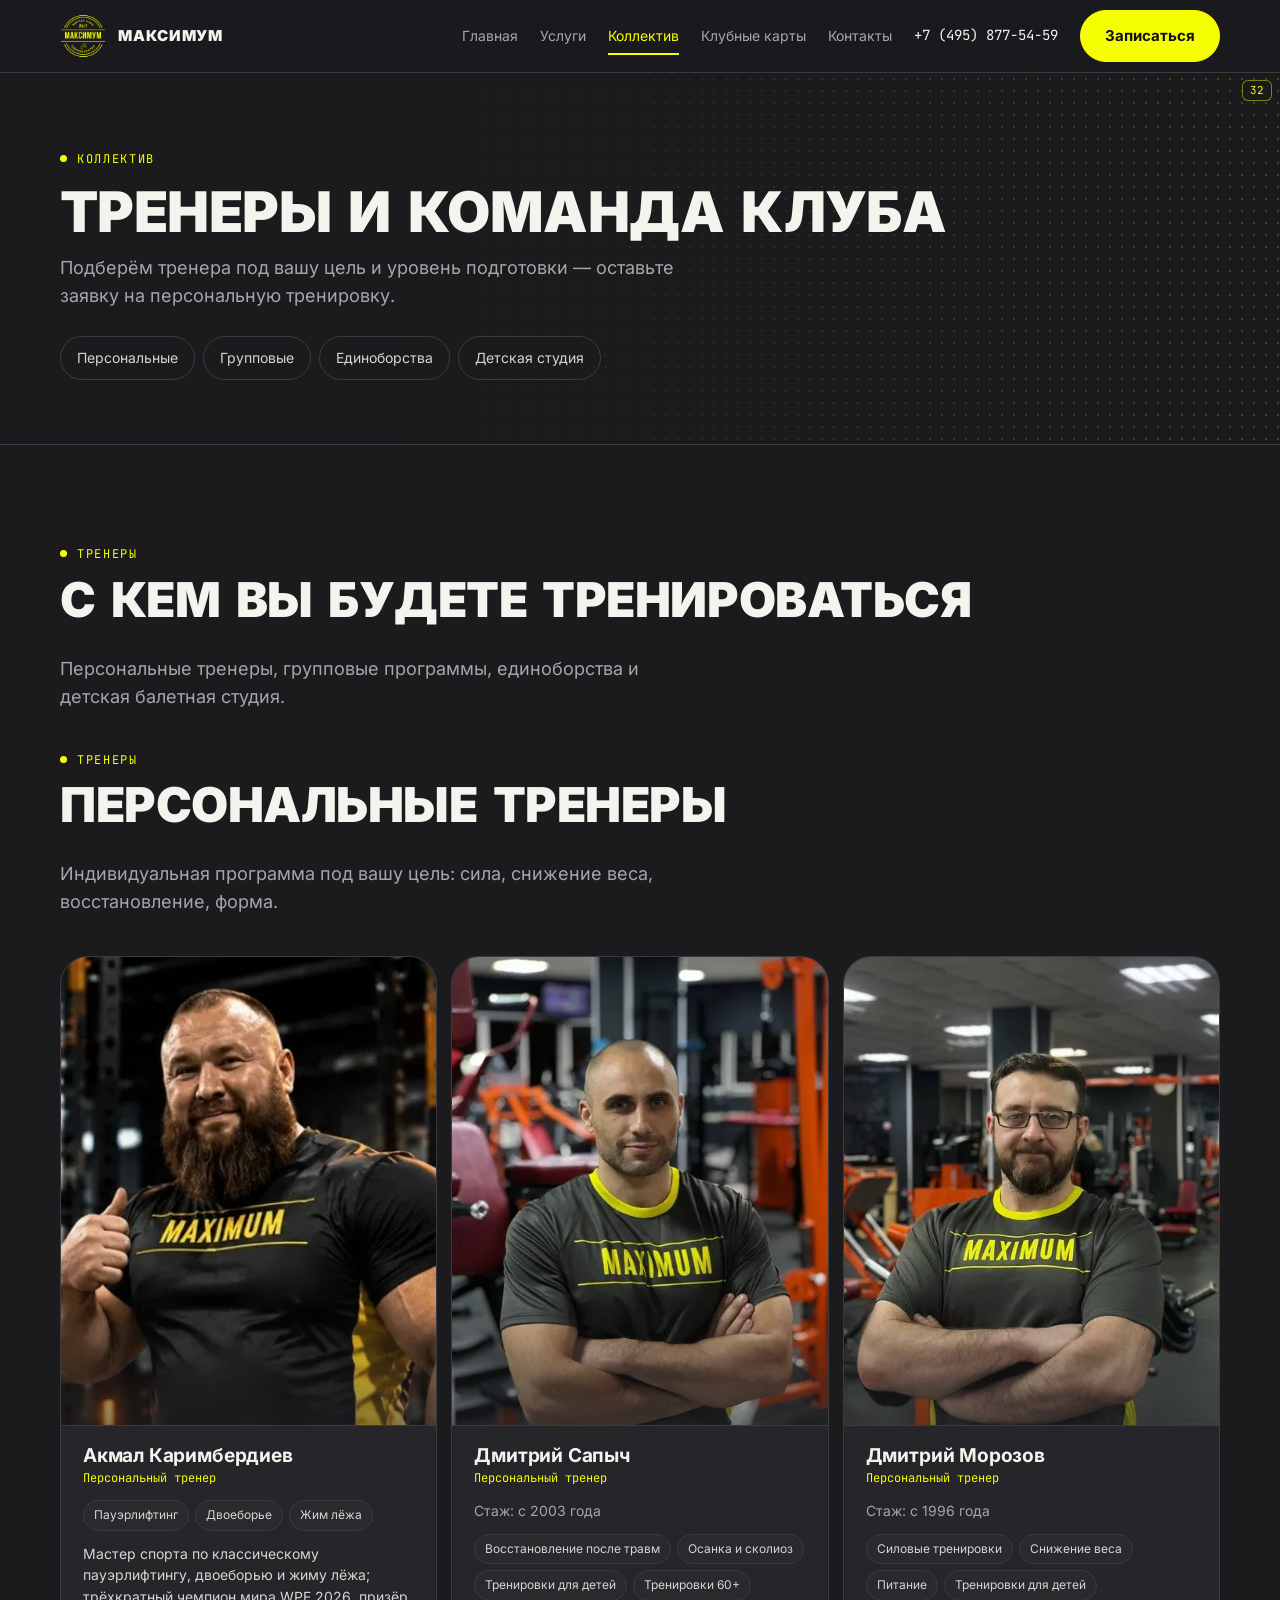
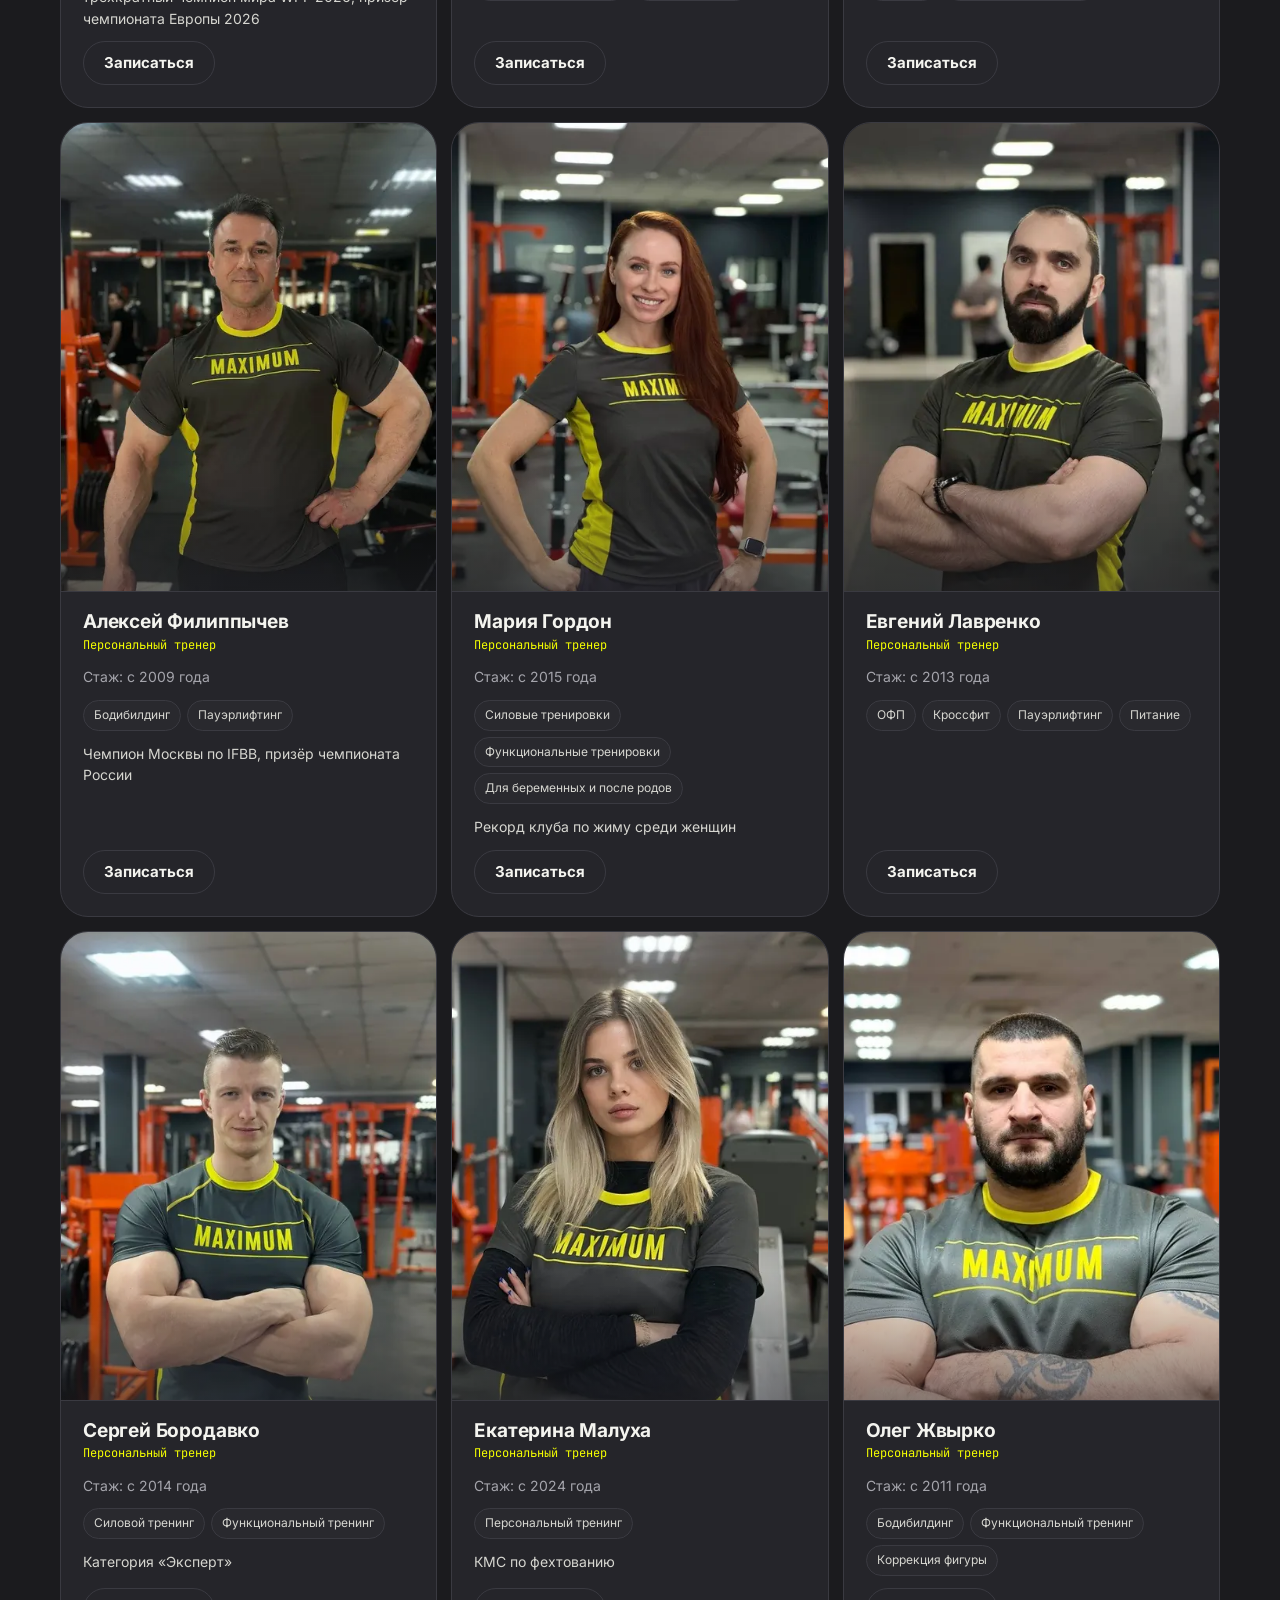
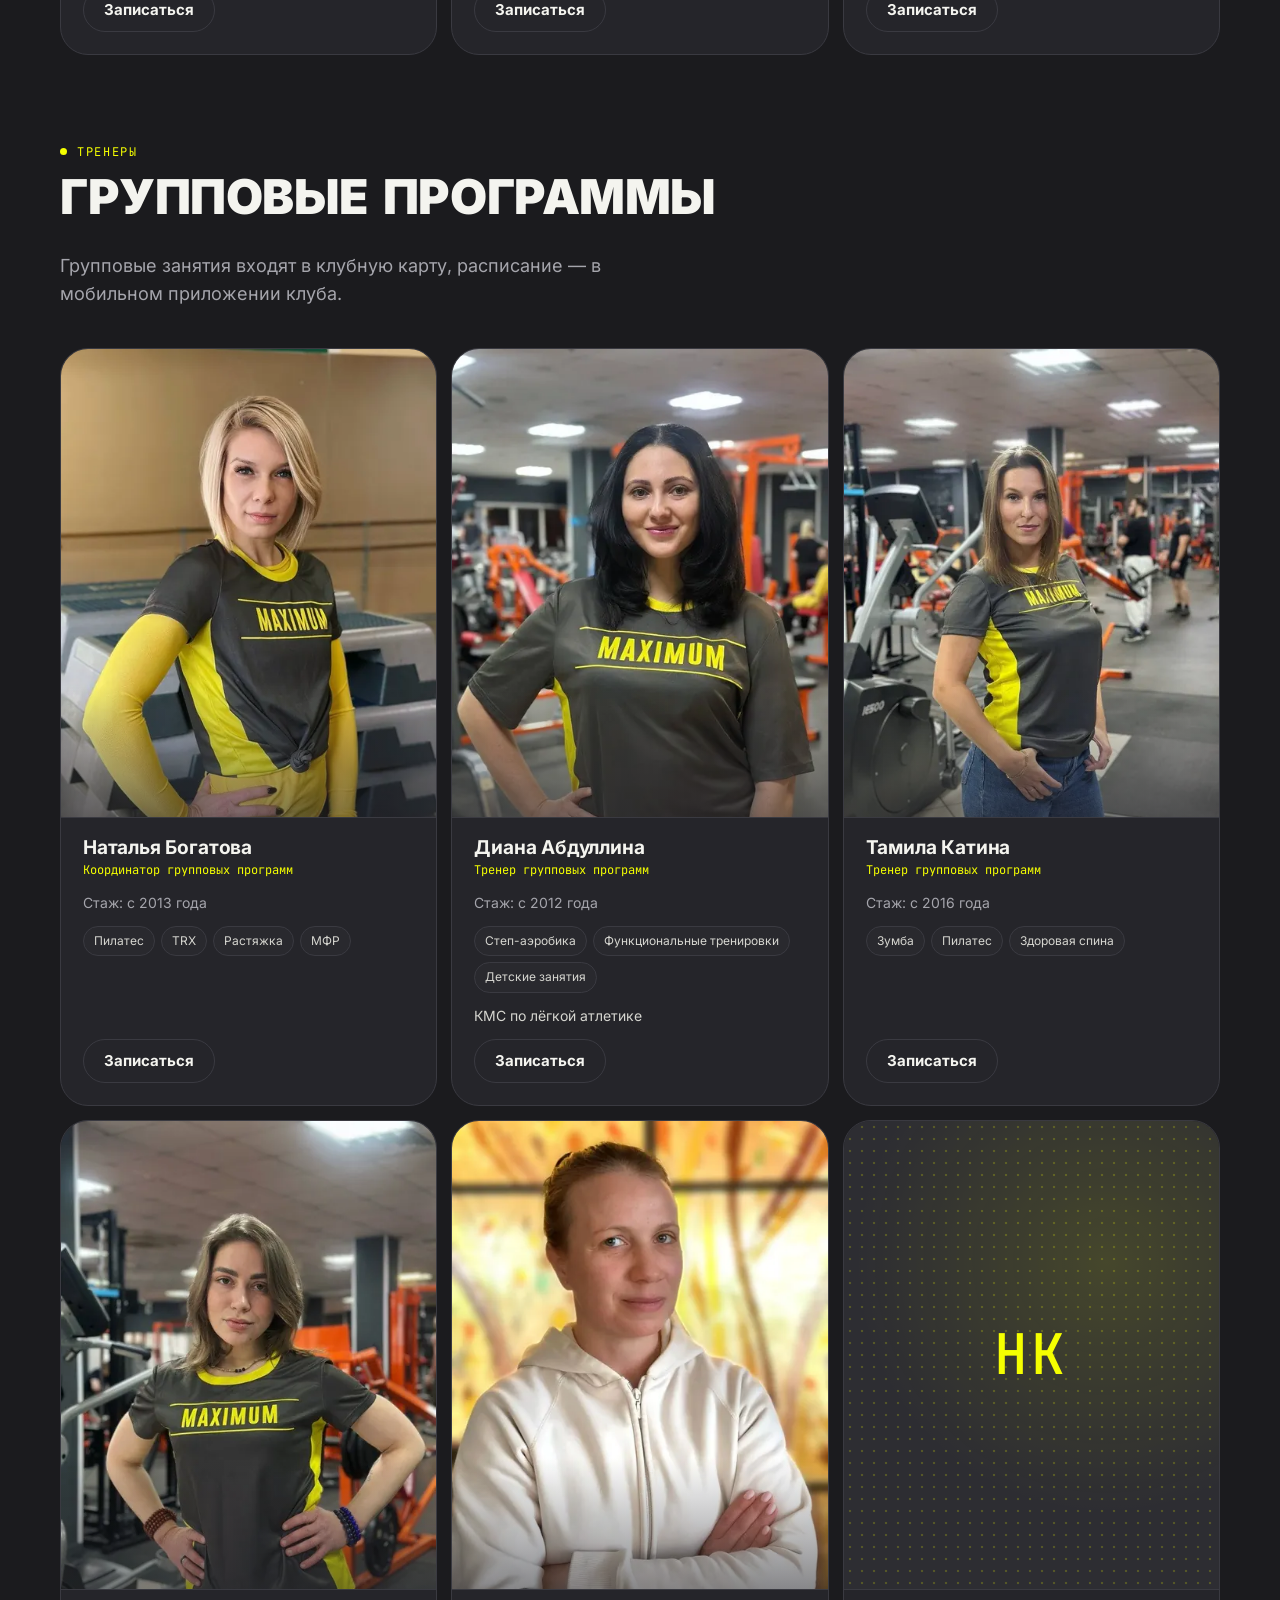
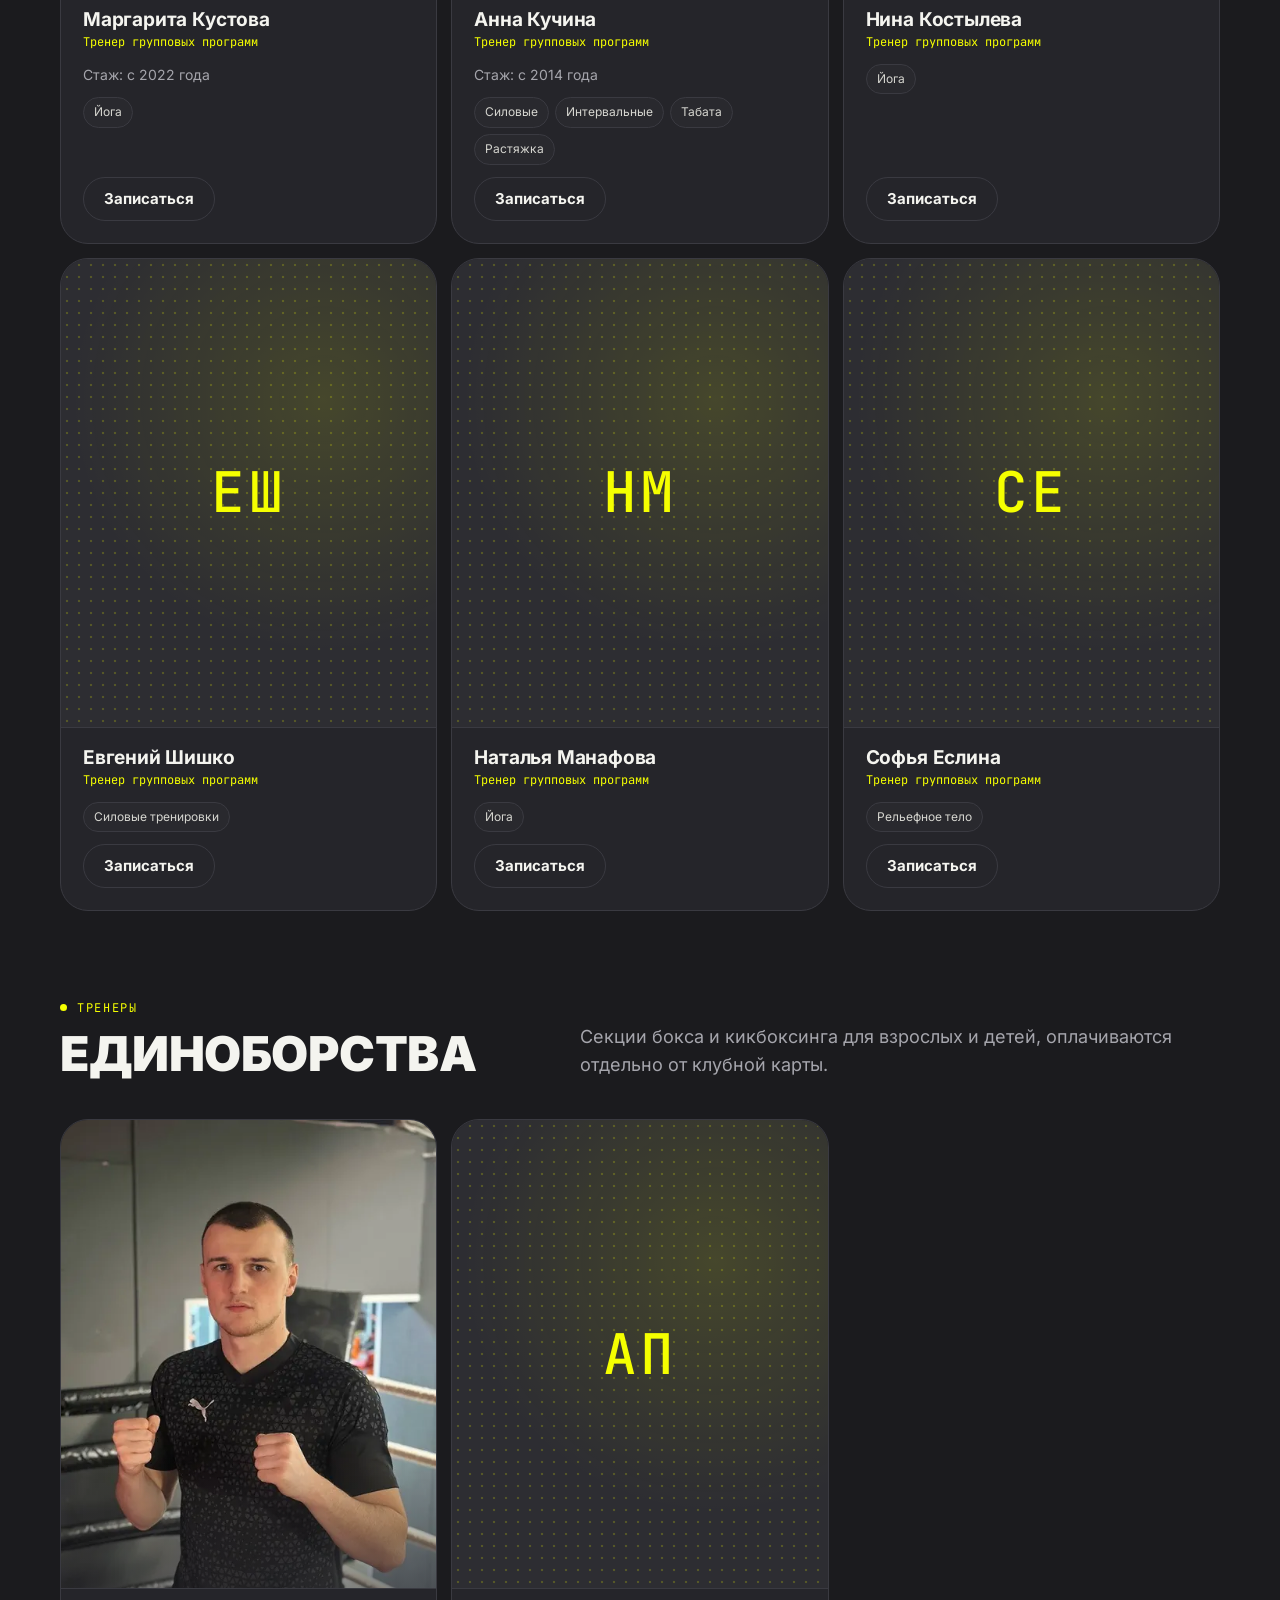
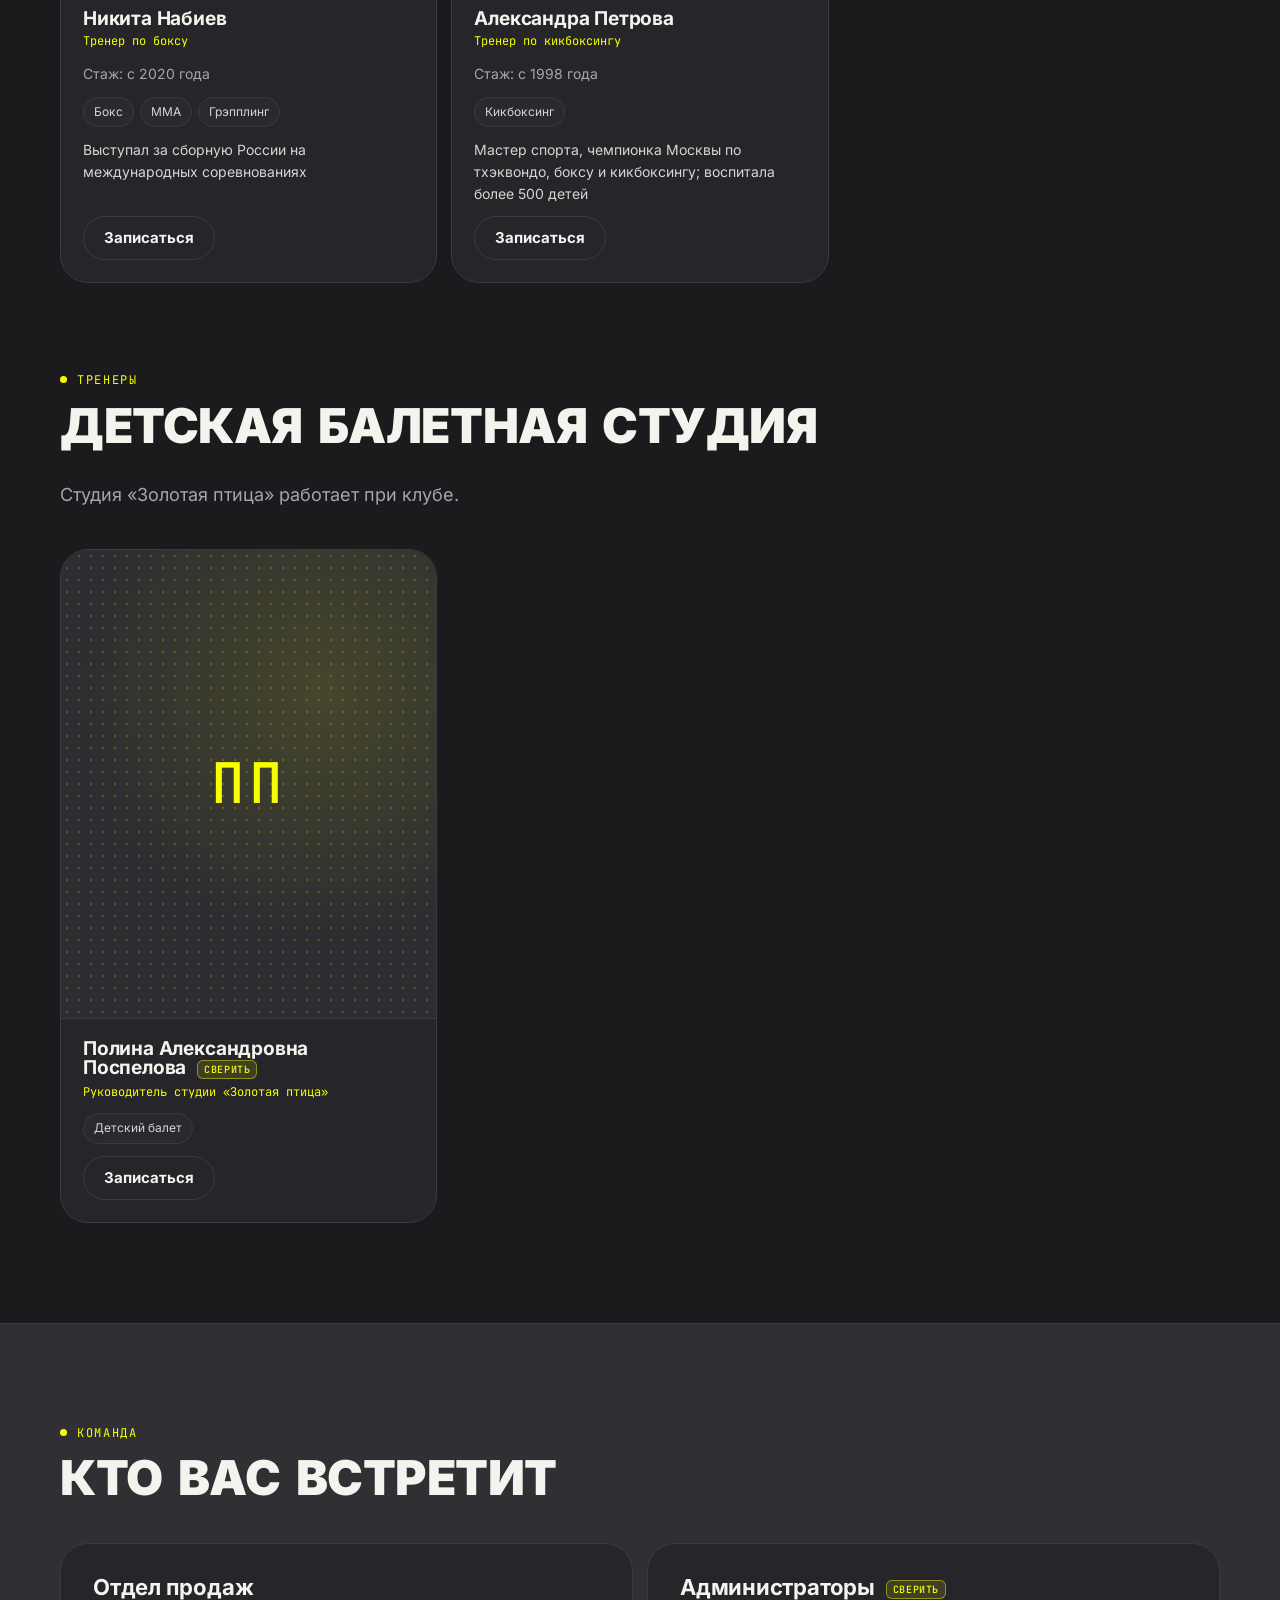
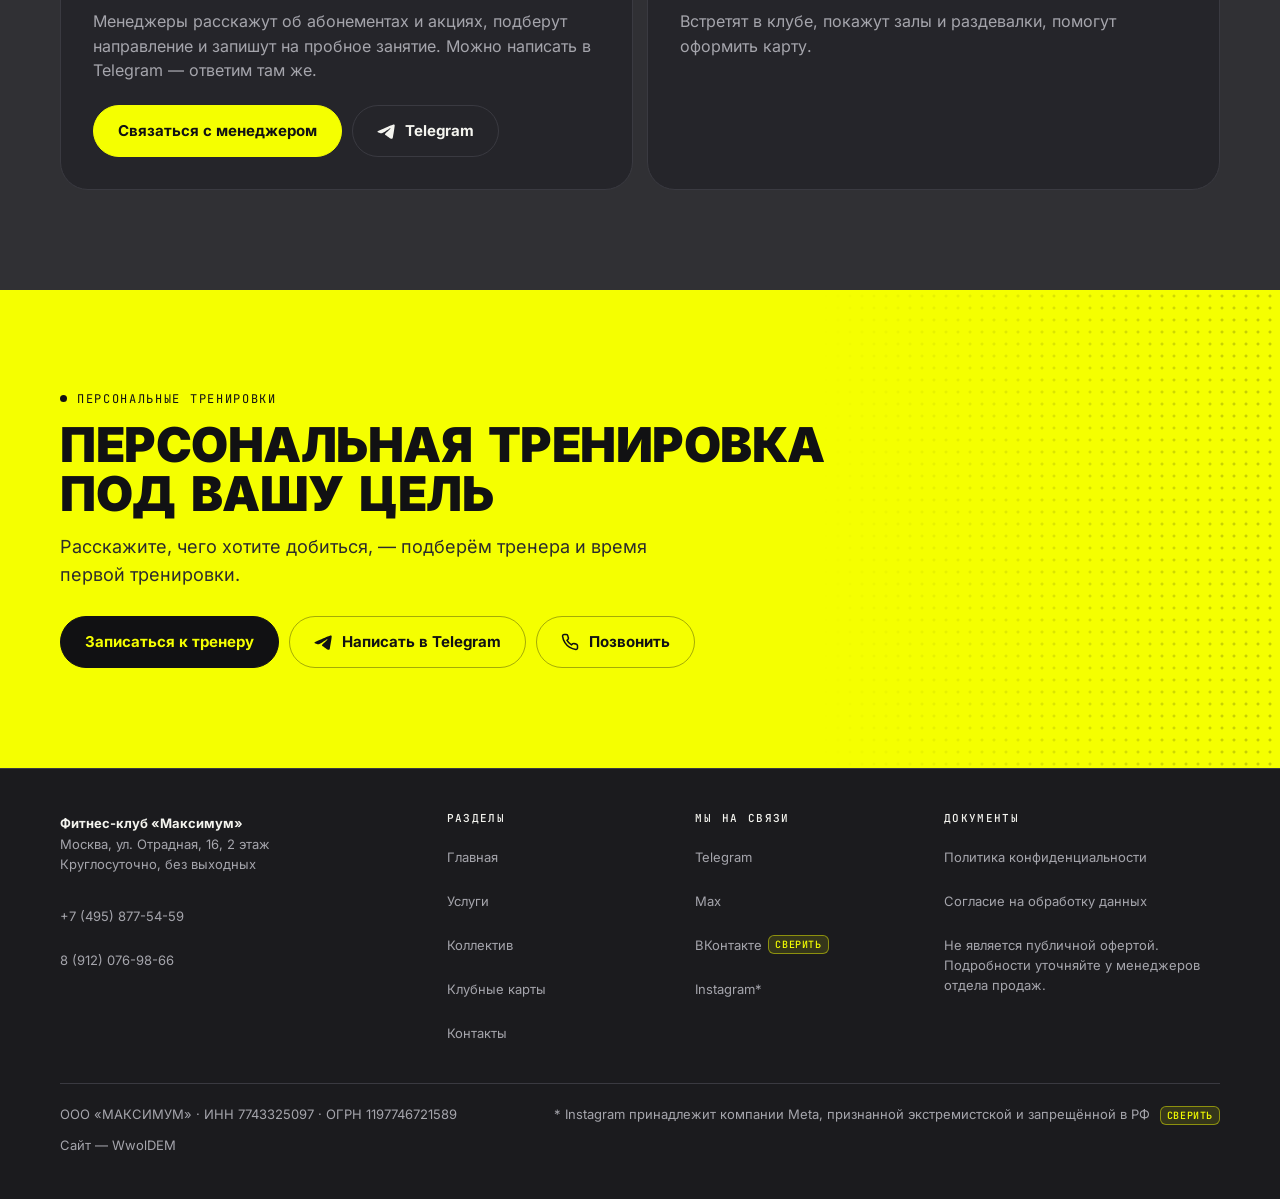
<file: kollektiv.html>
<!doctype html>
<html lang="ru">
<head>
<meta charset="utf-8">
<meta name="viewport" content="width=device-width, initial-scale=1, viewport-fit=cover">
<title>Коллектив — тренеры фитнес-клуба «Максимум»</title>
<meta name="description" content="Тренеры и команда фитнес-клуба «Максимум» в Отрадном. Персональные тренировки с тренерами клуба.">
<meta name="theme-color" content="#1b1b1e">
<!--club:head-->
<meta name="robots" content="noindex, nofollow">
<link rel="canonical" href="https://maximum-club.example/kollektiv.html">
<meta property="og:type" content="website">
<meta property="og:locale" content="ru_RU">
<meta property="og:site_name" content="Фитнес-клуб «Максимум»">
<meta property="og:title" content="Коллектив — тренеры фитнес-клуба «Максимум»">
<meta property="og:description" content="Тренеры и команда фитнес-клуба «Максимум» в Отрадном. Персональные тренировки с тренерами клуба.">
<meta property="og:url" content="https://maximum-club.example/kollektiv.html">
<meta property="og:image" content="https://maximum-club.example/assets/img/og.jpg">
<meta property="og:image:width" content="1200">
<meta property="og:image:height" content="630">
<meta name="twitter:card" content="summary_large_image">
<link rel="icon" href="assets/img/favicon-32.png" sizes="32x32" type="image/png">
<link rel="apple-touch-icon" href="assets/img/apple-touch-icon.png">
<!--/club:head-->
<link rel="stylesheet" href="assets/css/site.css?v=32">
</head>
<body data-tg="Здравствуйте! Хочу записаться на персональную тренировку в «Максимум»">
<a class="skip" href="#main">К содержанию</a>
<div class="ver" aria-hidden="true">32</div>

<header class="header">
  <div class="wrap">
    <a class="logo" href="index.html" aria-label="Фитнес-клуб «Максимум», на главную"><img src="assets/img/logo.png" alt="" width="46" height="46"><span>МАКСИМУМ</span></a>
    <nav class="nav" aria-label="Разделы сайта">
      <a href="index.html">Главная</a>
      <a href="uslugi.html">Услуги</a>
      <a href="kollektiv.html" aria-current="page">Коллектив</a>
      <a href="opcii.html">Клубные карты</a>
      <a href="kontakty.html">Контакты</a>
    </nav>
    <!--club:header-phone--><a class="header-tel" href="tel:+74958775459">+7 (495) 877-54-59</a><!--/club:header-phone-->
    <a class="btn btn-y" href="kontakty.html?interest=trial#form">Записаться</a>
    <button class="burger" type="button" aria-label="Открыть меню" aria-expanded="false" aria-controls="mobile-menu"><span></span></button>
  </div>
</header>
<nav class="mobile-menu" id="mobile-menu" aria-label="Меню">
  <a href="index.html">Главная</a>
  <a href="uslugi.html">Услуги</a>
  <a href="kollektiv.html" aria-current="page">Коллектив</a>
  <a href="opcii.html">Клубные карты</a>
  <a href="kontakty.html">Контакты</a>
  <a class="btn btn-y" href="kontakty.html?interest=trial#form">Записаться на пробное</a>
</nav>

<main id="main">
<section class="page-head" aria-labelledby="page-title">
  <div class="led-bg dots" aria-hidden="true"></div>
  <div class="wrap">
    <div class="eyebrow">Коллектив</div>
    <h1 class="h1" id="page-title">Тренеры и&nbsp;команда клуба</h1>
    <p class="lead">Подберём тренера под вашу цель и уровень подготовки — оставьте заявку на персональную тренировку.</p>
    <nav class="subnav" aria-label="Разделы страницы">
      <a href="#personal">Персональные</a>
      <a href="#group">Групповые</a>
      <a href="#martial">Единоборства</a>
      <a href="#kids">Детская студия</a>
    </nav>
  </div>
</section>

<!-- ТРЕНЕРЫ: PDF клуба «Тренерский состав» + расписание. Блоки и карточки — из club.js (trainers) -->
<section class="section" aria-labelledby="coaches-title">
  <div class="wrap">
    <div class="section-head">
      <div>
        <div class="eyebrow">Тренеры</div>
        <h2 class="h2" id="coaches-title">С кем вы будете тренироваться</h2>
      </div>
      <p class="lead">Персональные тренеры, групповые программы, единоборства и детская балетная студия.</p>
    </div>
<!--club:trainers-->
    <div class="section-head" id="personal">
      <div>
        <div class="eyebrow">Тренеры</div>
        <h2 class="h2">Персональные тренеры</h2>
      </div>
      <p class="lead">Индивидуальная программа под вашу цель: сила, снижение веса, восстановление, форма.</p>
    </div>
    <div class="grid-3 trainers">
      <article class="trainer-card">
        <div class="tc-photo" style="--fy-m:0%;--fy-t:50%;--fy-d:50%"><img src="assets/img/photos/trainer-akmal-karimberdiev-432.webp" srcset="assets/img/photos/trainer-akmal-karimberdiev-432.webp 432w" sizes="(max-width: 640px) 100vw, (max-width: 1080px) 50vw, 400px" width="432" height="432" alt="Акмал Каримбердиев, персональный тренер" loading="lazy" decoding="async" data-photo="trainer-akmal-karimberdiev"></div>
        <div class="tc-body">
          <div><h3>Акмал Каримбердиев</h3><div class="role">Персональный тренер</div></div>
          
          <div class="chips"><span class="chip">Пауэрлифтинг</span><span class="chip">Двоеборье</span><span class="chip">Жим лёжа</span></div>
          <p class="ach">Мастер спорта по классическому пауэрлифтингу, двоеборью и жиму лёжа; трёхкратный чемпион мира WPF 2026, призёр чемпионата Европы 2026</p>
          <a class="btn" href="kontakty.html?interest=personal&amp;trainer=%D0%90%D0%BA%D0%BC%D0%B0%D0%BB%20%D0%9A%D0%B0%D1%80%D0%B8%D0%BC%D0%B1%D0%B5%D1%80%D0%B4%D0%B8%D0%B5%D0%B2#form" aria-label="Записаться к тренеру: Акмал Каримбердиев">Записаться</a>
        </div>
      </article>
      <article class="trainer-card">
        <div class="tc-photo" style="--fy-m:33%;--fy-t:34%;--fy-d:67%"><img src="assets/img/photos/trainer-dmitriy-sapych-480.webp" srcset="assets/img/photos/trainer-dmitriy-sapych-480.webp 480w" sizes="(max-width: 640px) 100vw, (max-width: 1080px) 50vw, 400px" width="480" height="640" alt="Дмитрий Сапыч, персональный тренер" loading="lazy" decoding="async" data-photo="trainer-dmitriy-sapych"></div>
        <div class="tc-body">
          <div><h3>Дмитрий Сапыч</h3><div class="role">Персональный тренер</div></div>
          <div class="since">Стаж: с 2003 года</div>
          <div class="chips"><span class="chip">Восстановление после травм</span><span class="chip">Осанка и сколиоз</span><span class="chip">Тренировки для детей</span><span class="chip">Тренировки 60+</span></div>
          <a class="btn" href="kontakty.html?interest=personal&amp;trainer=%D0%94%D0%BC%D0%B8%D1%82%D1%80%D0%B8%D0%B9%20%D0%A1%D0%B0%D0%BF%D1%8B%D1%87#form" aria-label="Записаться к тренеру: Дмитрий Сапыч">Записаться</a>
        </div>
      </article>
      <article class="trainer-card">
        <div class="tc-photo" style="--fy-m:26%;--fy-t:22%;--fy-d:19%"><img src="assets/img/photos/trainer-dmitriy-morozov-480.webp" srcset="assets/img/photos/trainer-dmitriy-morozov-480.webp 480w" sizes="(max-width: 640px) 100vw, (max-width: 1080px) 50vw, 400px" width="480" height="640" alt="Дмитрий Морозов, персональный тренер" loading="lazy" decoding="async" data-photo="trainer-dmitriy-morozov"></div>
        <div class="tc-body">
          <div><h3>Дмитрий Морозов</h3><div class="role">Персональный тренер</div></div>
          <div class="since">Стаж: с 1996 года</div>
          <div class="chips"><span class="chip">Силовые тренировки</span><span class="chip">Снижение веса</span><span class="chip">Питание</span><span class="chip">Тренировки для детей</span></div>
          <a class="btn" href="kontakty.html?interest=personal&amp;trainer=%D0%94%D0%BC%D0%B8%D1%82%D1%80%D0%B8%D0%B9%20%D0%9C%D0%BE%D1%80%D0%BE%D0%B7%D0%BE%D0%B2#form" aria-label="Записаться к тренеру: Дмитрий Морозов">Записаться</a>
        </div>
      </article>
      <article class="trainer-card">
        <div class="tc-photo" style="--fy-m:15%;--fy-t:2%;--fy-d:0%"><img src="assets/img/photos/trainer-aleksey-filippychev-480.webp" srcset="assets/img/photos/trainer-aleksey-filippychev-480.webp 480w" sizes="(max-width: 640px) 100vw, (max-width: 1080px) 50vw, 400px" width="480" height="640" alt="Алексей Филиппычев, персональный тренер" loading="lazy" decoding="async" data-photo="trainer-aleksey-filippychev"></div>
        <div class="tc-body">
          <div><h3>Алексей Филиппычев</h3><div class="role">Персональный тренер</div></div>
          <div class="since">Стаж: с 2009 года</div>
          <div class="chips"><span class="chip">Бодибилдинг</span><span class="chip">Пауэрлифтинг</span></div>
          <p class="ach">Чемпион Москвы по IFBB, призёр чемпионата России</p>
          <a class="btn" href="kontakty.html?interest=personal&amp;trainer=%D0%90%D0%BB%D0%B5%D0%BA%D1%81%D0%B5%D0%B9%20%D0%A4%D0%B8%D0%BB%D0%B8%D0%BF%D0%BF%D1%8B%D1%87%D0%B5%D0%B2#form" aria-label="Записаться к тренеру: Алексей Филиппычев">Записаться</a>
        </div>
      </article>
      <article class="trainer-card">
        <div class="tc-photo" style="--fy-m:17%;--fy-t:6%;--fy-d:0%"><img src="assets/img/photos/trainer-mariya-gordon-480.webp" srcset="assets/img/photos/trainer-mariya-gordon-480.webp 480w" sizes="(max-width: 640px) 100vw, (max-width: 1080px) 50vw, 400px" width="480" height="640" alt="Мария Гордон, персональный тренер" loading="lazy" decoding="async" data-photo="trainer-mariya-gordon"></div>
        <div class="tc-body">
          <div><h3>Мария Гордон</h3><div class="role">Персональный тренер</div></div>
          <div class="since">Стаж: с 2015 года</div>
          <div class="chips"><span class="chip">Силовые тренировки</span><span class="chip">Функциональные тренировки</span><span class="chip">Для беременных и после родов</span></div>
          <p class="ach">Рекорд клуба по жиму среди женщин</p>
          <a class="btn" href="kontakty.html?interest=personal&amp;trainer=%D0%9C%D0%B0%D1%80%D0%B8%D1%8F%20%D0%93%D0%BE%D1%80%D0%B4%D0%BE%D0%BD#form" aria-label="Записаться к тренеру: Мария Гордон">Записаться</a>
        </div>
      </article>
      <article class="trainer-card">
        <div class="tc-photo" style="--fy-m:38%;--fy-t:42%;--fy-d:99%"><img src="assets/img/photos/trainer-evgeniy-lavrenko-480.webp" srcset="assets/img/photos/trainer-evgeniy-lavrenko-480.webp 480w" sizes="(max-width: 640px) 100vw, (max-width: 1080px) 50vw, 400px" width="480" height="640" alt="Евгений Лавренко, персональный тренер" loading="lazy" decoding="async" data-photo="trainer-evgeniy-lavrenko"></div>
        <div class="tc-body">
          <div><h3>Евгений Лавренко</h3><div class="role">Персональный тренер</div></div>
          <div class="since">Стаж: с 2013 года</div>
          <div class="chips"><span class="chip">ОФП</span><span class="chip">Кроссфит</span><span class="chip">Пауэрлифтинг</span><span class="chip">Питание</span></div>
          <a class="btn" href="kontakty.html?interest=personal&amp;trainer=%D0%95%D0%B2%D0%B3%D0%B5%D0%BD%D0%B8%D0%B9%20%D0%9B%D0%B0%D0%B2%D1%80%D0%B5%D0%BD%D0%BA%D0%BE#form" aria-label="Записаться к тренеру: Евгений Лавренко">Записаться</a>
        </div>
      </article>
      <article class="trainer-card">
        <div class="tc-photo" style="--fy-m:29%;--fy-t:26%;--fy-d:35%"><img src="assets/img/photos/trainer-sergey-borodavko-480.webp" srcset="assets/img/photos/trainer-sergey-borodavko-480.webp 480w" sizes="(max-width: 640px) 100vw, (max-width: 1080px) 50vw, 400px" width="480" height="640" alt="Сергей Бородавко, персональный тренер" loading="lazy" decoding="async" data-photo="trainer-sergey-borodavko"></div>
        <div class="tc-body">
          <div><h3>Сергей Бородавко</h3><div class="role">Персональный тренер</div></div>
          <div class="since">Стаж: с 2014 года</div>
          <div class="chips"><span class="chip">Силовой тренинг</span><span class="chip">Функциональный тренинг</span></div>
          <p class="ach">Категория «Эксперт»</p>
          <a class="btn" href="kontakty.html?interest=personal&amp;trainer=%D0%A1%D0%B5%D1%80%D0%B3%D0%B5%D0%B9%20%D0%91%D0%BE%D1%80%D0%BE%D0%B4%D0%B0%D0%B2%D0%BA%D0%BE#form" aria-label="Записаться к тренеру: Сергей Бородавко">Записаться</a>
        </div>
      </article>
      <article class="trainer-card">
        <div class="tc-photo" style="--fy-m:34%;--fy-t:38%;--fy-d:83%"><img src="assets/img/photos/trainer-ekaterina-malukha-480.webp" srcset="assets/img/photos/trainer-ekaterina-malukha-480.webp 480w" sizes="(max-width: 640px) 100vw, (max-width: 1080px) 50vw, 400px" width="480" height="640" alt="Екатерина Малуха, персональный тренер" loading="lazy" decoding="async" data-photo="trainer-ekaterina-malukha"></div>
        <div class="tc-body">
          <div><h3>Екатерина Малуха</h3><div class="role">Персональный тренер</div></div>
          <div class="since">Стаж: с 2024 года</div>
          <div class="chips"><span class="chip">Персональный тренинг</span></div>
          <p class="ach">КМС по фехтованию</p>
          <a class="btn" href="kontakty.html?interest=personal&amp;trainer=%D0%95%D0%BA%D0%B0%D1%82%D0%B5%D1%80%D0%B8%D0%BD%D0%B0%20%D0%9C%D0%B0%D0%BB%D1%83%D1%85%D0%B0#form" aria-label="Записаться к тренеру: Екатерина Малуха">Записаться</a>
        </div>
      </article>
      <article class="trainer-card">
        <div class="tc-photo" style="--fy-m:40%;--fy-t:43%;--fy-d:52%"><img src="assets/img/photos/trainer-oleg-zhvyrko-432.webp" srcset="assets/img/photos/trainer-oleg-zhvyrko-432.webp 432w" sizes="(max-width: 640px) 100vw, (max-width: 1080px) 50vw, 400px" width="432" height="768" alt="Олег Жвырко, персональный тренер" loading="lazy" decoding="async" data-photo="trainer-oleg-zhvyrko"></div>
        <div class="tc-body">
          <div><h3>Олег Жвырко</h3><div class="role">Персональный тренер</div></div>
          <div class="since">Стаж: с 2011 года</div>
          <div class="chips"><span class="chip">Бодибилдинг</span><span class="chip">Функциональный тренинг</span><span class="chip">Коррекция фигуры</span></div>
          <a class="btn" href="kontakty.html?interest=personal&amp;trainer=%D0%9E%D0%BB%D0%B5%D0%B3%20%D0%96%D0%B2%D1%8B%D1%80%D0%BA%D0%BE#form" aria-label="Записаться к тренеру: Олег Жвырко">Записаться</a>
        </div>
      </article>
    </div>
    <div class="section-head offer-block" id="group">
      <div>
        <div class="eyebrow">Тренеры</div>
        <h2 class="h2">Групповые программы</h2>
      </div>
      <p class="lead">Групповые занятия входят в клубную карту, расписание — в мобильном приложении клуба.</p>
    </div>
    <div class="grid-3 trainers">
      <article class="trainer-card">
        <div class="tc-photo" style="--fy-m:7%;--fy-t:0%;--fy-d:0%"><img src="assets/img/photos/trainer-natalya-bogatova-492.webp" srcset="assets/img/photos/trainer-natalya-bogatova-492.webp 492w" sizes="(max-width: 640px) 100vw, (max-width: 1080px) 50vw, 400px" width="492" height="640" alt="Наталья Богатова, координатор групповых программ" loading="lazy" decoding="async" data-photo="trainer-natalya-bogatova"></div>
        <div class="tc-body">
          <div><h3>Наталья Богатова</h3><div class="role">Координатор групповых программ</div></div>
          <div class="since">Стаж: с 2013 года</div>
          <div class="chips"><span class="chip">Пилатес</span><span class="chip">TRX</span><span class="chip">Растяжка</span><span class="chip">МФР</span></div>
          <a class="btn" href="kontakty.html?interest=personal&amp;trainer=%D0%9D%D0%B0%D1%82%D0%B0%D0%BB%D1%8C%D1%8F%20%D0%91%D0%BE%D0%B3%D0%B0%D1%82%D0%BE%D0%B2%D0%B0#form" aria-label="Записаться к тренеру: Наталья Богатова">Записаться</a>
        </div>
      </article>
      <article class="trainer-card">
        <div class="tc-photo" style="--fy-m:19%;--fy-t:10%;--fy-d:0%"><img src="assets/img/photos/trainer-diana-abdullina-480.webp" srcset="assets/img/photos/trainer-diana-abdullina-480.webp 480w" sizes="(max-width: 640px) 100vw, (max-width: 1080px) 50vw, 400px" width="480" height="640" alt="Диана Абдуллина, тренер групповых программ" loading="lazy" decoding="async" data-photo="trainer-diana-abdullina"></div>
        <div class="tc-body">
          <div><h3>Диана Абдуллина</h3><div class="role">Тренер групповых программ</div></div>
          <div class="since">Стаж: с 2012 года</div>
          <div class="chips"><span class="chip">Степ-аэробика</span><span class="chip">Функциональные тренировки</span><span class="chip">Детские занятия</span></div>
          <p class="ach">КМС по лёгкой атлетике</p>
          <a class="btn" href="kontakty.html?interest=personal&amp;trainer=%D0%94%D0%B8%D0%B0%D0%BD%D0%B0%20%D0%90%D0%B1%D0%B4%D1%83%D0%BB%D0%BB%D0%B8%D0%BD%D0%B0#form" aria-label="Записаться к тренеру: Диана Абдуллина">Записаться</a>
        </div>
      </article>
      <article class="trainer-card">
        <div class="tc-photo" style="--fy-m:33%;--fy-t:34%;--fy-d:67%"><img src="assets/img/photos/trainer-tamila-katina-480.webp" srcset="assets/img/photos/trainer-tamila-katina-480.webp 480w" sizes="(max-width: 640px) 100vw, (max-width: 1080px) 50vw, 400px" width="480" height="640" alt="Тамила Катина, тренер групповых программ" loading="lazy" decoding="async" data-photo="trainer-tamila-katina"></div>
        <div class="tc-body">
          <div><h3>Тамила Катина</h3><div class="role">Тренер групповых программ</div></div>
          <div class="since">Стаж: с 2016 года</div>
          <div class="chips"><span class="chip">Зумба</span><span class="chip">Пилатес</span><span class="chip">Здоровая спина</span></div>
          <a class="btn" href="kontakty.html?interest=personal&amp;trainer=%D0%A2%D0%B0%D0%BC%D0%B8%D0%BB%D0%B0%20%D0%9A%D0%B0%D1%82%D0%B8%D0%BD%D0%B0#form" aria-label="Записаться к тренеру: Тамила Катина">Записаться</a>
        </div>
      </article>
      <article class="trainer-card">
        <div class="tc-photo" style="--fy-m:29%;--fy-t:26%;--fy-d:35%"><img src="assets/img/photos/trainer-margarita-kustova-480.webp" srcset="assets/img/photos/trainer-margarita-kustova-480.webp 480w" sizes="(max-width: 640px) 100vw, (max-width: 1080px) 50vw, 400px" width="480" height="640" alt="Маргарита Кустова, тренер групповых программ" loading="lazy" decoding="async" data-photo="trainer-margarita-kustova"></div>
        <div class="tc-body">
          <div><h3>Маргарита Кустова</h3><div class="role">Тренер групповых программ</div></div>
          <div class="since">Стаж: с 2022 года</div>
          <div class="chips"><span class="chip">Йога</span></div>
          <a class="btn" href="kontakty.html?interest=personal&amp;trainer=%D0%9C%D0%B0%D1%80%D0%B3%D0%B0%D1%80%D0%B8%D1%82%D0%B0%20%D0%9A%D1%83%D1%81%D1%82%D0%BE%D0%B2%D0%B0#form" aria-label="Записаться к тренеру: Маргарита Кустова">Записаться</a>
        </div>
      </article>
      <article class="trainer-card">
        <div class="tc-photo" style="--fy-m:0%;--fy-t:0%;--fy-d:0%"><img src="assets/img/photos/trainer-anna-kuchina-480.webp" srcset="assets/img/photos/trainer-anna-kuchina-480.webp 480w" sizes="(max-width: 640px) 100vw, (max-width: 1080px) 50vw, 400px" width="480" height="640" alt="Анна Кучина, тренер групповых программ" loading="lazy" decoding="async" data-photo="trainer-anna-kuchina"></div>
        <div class="tc-body">
          <div><h3>Анна Кучина</h3><div class="role">Тренер групповых программ</div></div>
          <div class="since">Стаж: с 2014 года</div>
          <div class="chips"><span class="chip">Силовые</span><span class="chip">Интервальные</span><span class="chip">Табата</span><span class="chip">Растяжка</span></div>
          <a class="btn" href="kontakty.html?interest=personal&amp;trainer=%D0%90%D0%BD%D0%BD%D0%B0%20%D0%9A%D1%83%D1%87%D0%B8%D0%BD%D0%B0#form" aria-label="Записаться к тренеру: Анна Кучина">Записаться</a>
        </div>
      </article>
      <article class="trainer-card">
        <div class="tc-photo tc-empty" aria-hidden="true"><span>НК</span></div>
        <div class="tc-body">
          <div><h3>Нина Костылева</h3><div class="role">Тренер групповых программ</div></div>
          
          <div class="chips"><span class="chip">Йога</span></div>
          <a class="btn" href="kontakty.html?interest=personal&amp;trainer=%D0%9D%D0%B8%D0%BD%D0%B0%20%D0%9A%D0%BE%D1%81%D1%82%D1%8B%D0%BB%D0%B5%D0%B2%D0%B0#form" aria-label="Записаться к тренеру: Нина Костылева">Записаться</a>
        </div>
      </article>
      <article class="trainer-card">
        <div class="tc-photo tc-empty" aria-hidden="true"><span>ЕШ</span></div>
        <div class="tc-body">
          <div><h3>Евгений Шишко</h3><div class="role">Тренер групповых программ</div></div>
          
          <div class="chips"><span class="chip">Силовые тренировки</span></div>
          <a class="btn" href="kontakty.html?interest=personal&amp;trainer=%D0%95%D0%B2%D0%B3%D0%B5%D0%BD%D0%B8%D0%B9%20%D0%A8%D0%B8%D1%88%D0%BA%D0%BE#form" aria-label="Записаться к тренеру: Евгений Шишко">Записаться</a>
        </div>
      </article>
      <article class="trainer-card">
        <div class="tc-photo tc-empty" aria-hidden="true"><span>НМ</span></div>
        <div class="tc-body">
          <div><h3>Наталья Манафова</h3><div class="role">Тренер групповых программ</div></div>
          
          <div class="chips"><span class="chip">Йога</span></div>
          <a class="btn" href="kontakty.html?interest=personal&amp;trainer=%D0%9D%D0%B0%D1%82%D0%B0%D0%BB%D1%8C%D1%8F%20%D0%9C%D0%B0%D0%BD%D0%B0%D1%84%D0%BE%D0%B2%D0%B0#form" aria-label="Записаться к тренеру: Наталья Манафова">Записаться</a>
        </div>
      </article>
      <article class="trainer-card">
        <div class="tc-photo tc-empty" aria-hidden="true"><span>СЕ</span></div>
        <div class="tc-body">
          <div><h3>Софья Еслина</h3><div class="role">Тренер групповых программ</div></div>
          
          <div class="chips"><span class="chip">Рельефное тело</span></div>
          <a class="btn" href="kontakty.html?interest=personal&amp;trainer=%D0%A1%D0%BE%D1%84%D1%8C%D1%8F%20%D0%95%D1%81%D0%BB%D0%B8%D0%BD%D0%B0#form" aria-label="Записаться к тренеру: Софья Еслина">Записаться</a>
        </div>
      </article>
    </div>
    <div class="section-head offer-block" id="martial">
      <div>
        <div class="eyebrow">Тренеры</div>
        <h2 class="h2">Единоборства</h2>
      </div>
      <p class="lead">Секции бокса и кикбоксинга для взрослых и детей, оплачиваются отдельно от клубной карты.</p>
    </div>
    <div class="grid-3 trainers">
      <article class="trainer-card">
        <div class="tc-photo" style="--fy-m:15%;--fy-t:2%;--fy-d:0%"><img src="assets/img/photos/trainer-nikita-nabiev-480.webp" srcset="assets/img/photos/trainer-nikita-nabiev-480.webp 480w" sizes="(max-width: 640px) 100vw, (max-width: 1080px) 50vw, 400px" width="480" height="640" alt="Никита Набиев, тренер по боксу" loading="lazy" decoding="async" data-photo="trainer-nikita-nabiev"></div>
        <div class="tc-body">
          <div><h3>Никита Набиев</h3><div class="role">Тренер по боксу</div></div>
          <div class="since">Стаж: с 2020 года</div>
          <div class="chips"><span class="chip">Бокс</span><span class="chip">ММА</span><span class="chip">Грэпплинг</span></div>
          <p class="ach">Выступал за сборную России на международных соревнованиях</p>
          <a class="btn" href="kontakty.html?interest=personal&amp;trainer=%D0%9D%D0%B8%D0%BA%D0%B8%D1%82%D0%B0%20%D0%9D%D0%B0%D0%B1%D0%B8%D0%B5%D0%B2#form" aria-label="Записаться к тренеру: Никита Набиев">Записаться</a>
        </div>
      </article>
      <article class="trainer-card">
        <div class="tc-photo tc-empty" aria-hidden="true"><span>АП</span></div>
        <div class="tc-body">
          <div><h3>Александра Петрова</h3><div class="role">Тренер по кикбоксингу</div></div>
          <div class="since">Стаж: с 1998 года</div>
          <div class="chips"><span class="chip">Кикбоксинг</span></div>
          <p class="ach">Мастер спорта, чемпионка Москвы по тхэквондо, боксу и кикбоксингу; воспитала более 500 детей</p>
          <a class="btn" href="kontakty.html?interest=personal&amp;trainer=%D0%90%D0%BB%D0%B5%D0%BA%D1%81%D0%B0%D0%BD%D0%B4%D1%80%D0%B0%20%D0%9F%D0%B5%D1%82%D1%80%D0%BE%D0%B2%D0%B0#form" aria-label="Записаться к тренеру: Александра Петрова">Записаться</a>
        </div>
      </article>
    </div>
    <div class="section-head offer-block" id="kids">
      <div>
        <div class="eyebrow">Тренеры</div>
        <h2 class="h2">Детская балетная студия</h2>
      </div>
      <p class="lead">Студия «Золотая птица» работает при клубе.</p>
    </div>
    <div class="grid-3 trainers">
      <article class="trainer-card">
        <div class="tc-photo tc-empty" aria-hidden="true"><span>ПП</span></div>
        <div class="tc-body">
          <div><h3>Полина Александровна Поспелова <span class="todo" title="Клуб согласует с тренером, нужна ли карточка на сайте">сверить</span></h3><div class="role">Руководитель студии «Золотая птица»</div></div>
          
          <div class="chips"><span class="chip">Детский балет</span></div>
          <a class="btn" href="kontakty.html?interest=kids&amp;trainer=%D0%9F%D0%BE%D0%BB%D0%B8%D0%BD%D0%B0%20%D0%90%D0%BB%D0%B5%D0%BA%D1%81%D0%B0%D0%BD%D0%B4%D1%80%D0%BE%D0%B2%D0%BD%D0%B0%20%D0%9F%D0%BE%D1%81%D0%BF%D0%B5%D0%BB%D0%BE%D0%B2%D0%B0#form" aria-label="Записаться к тренеру: Полина Александровна Поспелова">Записаться</a>
        </div>
      </article>
    </div>
  <!--/club:trainers-->  </div>
</section>

<!-- СОТРУДНИКИ: имена и фото запросить у клуба -->
<section class="section alt" aria-labelledby="team-title">
  <div class="wrap">
    <div class="section-head">
      <div>
        <div class="eyebrow">Команда</div>
        <h2 class="h2" id="team-title">Кто вас встретит</h2>
      </div>
    </div>
    <div class="grid-2">
      <div class="panel">
        <h3>Отдел продаж</h3>
        <p>Менеджеры расскажут об абонементах и акциях, подберут направление и запишут на пробное занятие. Можно написать в Telegram — ответим там же.</p>
        <div class="btn-row">
          <a class="btn btn-y" href="kontakty.html?interest=abonement#form">Связаться с менеджером</a>
          <a class="btn" data-tg="Здравствуйте! Хочу узнать об абонементах в «Максимум»" href="https://t.me/maximum_otradnoe"><svg class="ico-tg" viewBox="42 53 136 136" fill="currentColor" aria-hidden="true"><path fill-rule="evenodd" d="M54.3,118.8c35-15.2,58.3-25.3,70-30.2 c33.3-13.9,40.3-16.3,44.8-16.4c1,0,3.2,0.2,4.7,1.4c1.2,1,1.5,2.3,1.7,3.3s0.4,3.1,0.2,4.7c-1.8,19-9.6,65.1-13.6,86.3 c-1.7,9-5,12-8.2,12.3c-7,0.6-12.3-4.6-19-9c-10.6-6.9-16.5-11.2-26.8-18c-11.9-7.8-4.2-12.1,2.6-19.1c1.8-1.8,32.5-29.8,33.1-32.3 c0.1-0.3,0.1-1.5-0.6-2.1c-0.7-0.6-1.7-0.4-2.5-0.2c-1.1,0.2-17.9,11.4-50.6,33.5c-4.8,3.3-9.1,4.9-13,4.8 c-4.3-0.1-12.5-2.4-18.7-4.4c-7.5-2.4-13.5-3.7-13-7.9C45.7,123.3,48.7,121.1,54.3,118.8z"/></svg>Telegram</a>
        </div>
      </div>
      <div class="panel">
        <h3>Администраторы <span class="todo" title="Имена и фото сотрудников запросить у клуба">сверить</span></h3>
        <p>Встретят в клубе, покажут залы и раздевалки, помогут оформить карту.</p>
      </div>
    </div>
  </div>
</section>

<!-- Призыв к заявке: на каждой странице -->
<section class="section on-y cta" aria-labelledby="cta-title">
  <div class="wrap">
    <div>
      <div class="eyebrow">Персональные тренировки</div>
      <h2 class="h2" id="cta-title">Персональная тренировка под вашу цель</h2>
      <p class="lead">Расскажите, чего хотите добиться, — подберём тренера и время первой тренировки.</p>
    </div>
    <div class="btn-row">
      <a class="btn btn-ink" href="kontakty.html?interest=personal#form">Записаться к тренеру</a>
      <a class="btn btn-line" data-tg href="https://t.me/maximum_otradnoe"><svg class="ico-tg" viewBox="42 53 136 136" fill="currentColor" aria-hidden="true"><path fill-rule="evenodd" d="M54.3,118.8c35-15.2,58.3-25.3,70-30.2 c33.3-13.9,40.3-16.3,44.8-16.4c1,0,3.2,0.2,4.7,1.4c1.2,1,1.5,2.3,1.7,3.3s0.4,3.1,0.2,4.7c-1.8,19-9.6,65.1-13.6,86.3 c-1.7,9-5,12-8.2,12.3c-7,0.6-12.3-4.6-19-9c-10.6-6.9-16.5-11.2-26.8-18c-11.9-7.8-4.2-12.1,2.6-19.1c1.8-1.8,32.5-29.8,33.1-32.3 c0.1-0.3,0.1-1.5-0.6-2.1c-0.7-0.6-1.7-0.4-2.5-0.2c-1.1,0.2-17.9,11.4-50.6,33.5c-4.8,3.3-9.1,4.9-13,4.8 c-4.3-0.1-12.5-2.4-18.7-4.4c-7.5-2.4-13.5-3.7-13-7.9C45.7,123.3,48.7,121.1,54.3,118.8z"/></svg>Написать в Telegram</a>
      <a class="btn btn-line" href="tel:+74958775459" data-club-href="tel"><svg viewBox="0 0 24 24" fill="none" stroke="currentColor" stroke-width="2" aria-hidden="true"><path d="M22 16.9v3a2 2 0 0 1-2.2 2 19.8 19.8 0 0 1-8.6-3.1 19.5 19.5 0 0 1-6-6A19.8 19.8 0 0 1 2.1 4.2 2 2 0 0 1 4.1 2h3a2 2 0 0 1 2 1.7c.1.9.4 1.8.7 2.7a2 2 0 0 1-.5 2.1L8 9.8a16 16 0 0 0 6 6l1.3-1.3a2 2 0 0 1 2.1-.4c.9.3 1.8.6 2.7.7a2 2 0 0 1 1.7 2z"/></svg>Позвонить</a>
    </div>
  </div>
</section>
</main>

<!--club:footer-->
<footer class="footer">
  <div class="wrap">
    <div>
      <b>Фитнес-клуб «Максимум»</b><br>
      Москва, ул. Отрадная, 16, 2 этаж<br>
      Круглосуточно, без выходных<br><br>
      <a href="tel:+74958775459">+7 (495) 877-54-59</a><br>
      <a href="tel:+79120769866">8 (912) 076-98-66</a>
    </div>
    <div>
      <h2>Разделы</h2>
      <ul class="footer-links">
        <li><a href="index.html">Главная</a></li>
        <li><a href="uslugi.html">Услуги</a></li>
        <li><a href="kollektiv.html">Коллектив</a></li>
        <li><a href="opcii.html">Клубные карты</a></li>
        <li><a href="kontakty.html">Контакты</a></li>
      </ul>
    </div>
    <div>
      <h2>Мы на связи</h2>
      <ul class="footer-links">
        <li><a data-tg href="https://t.me/maximum_otradnoe">Telegram</a></li>
        <li><a href="https://max.ru/u/f9LHodD0cOLThnOwlESvNaqsqRwsQmShuXo-hjKcUozW8xYT5xTaU2M9Jrw" target="_blank" rel="noopener">Max</a></li>
        <li><a href="https://vk.com/maximum_otradnoe" target="_blank" rel="noopener">ВКонтакте</a> <span class="todo" title="Страница не открылась при сборе данных">сверить</span></li>
        <li><a href="https://www.instagram.com/maximum_otradnoe" target="_blank" rel="noopener">Instagram*</a></li>
      </ul>
    </div>
    <div>
      <h2>Документы</h2>
      <ul class="footer-links">
        <li><a href="privacy.html">Политика конфиденциальности</a></li>
        <li><a href="consent.html">Согласие на обработку данных</a></li>
      </ul>
      <p style="margin-top:12px">Не является публичной офертой. Подробности уточняйте у менеджеров отдела продаж.</p>
    </div>
    <div class="legal">
      <span>ООО «МАКСИМУМ» · ИНН 7743325097 · ОГРН 1197746721589</span>
      <span>* Instagram принадлежит компании Meta, признанной экстремистской и запрещённой в РФ <span class="todo" title="Сверить формулировку с юристом клуба">сверить</span></span>
      <span>Сайт — WwolDEM</span>
    </div>
  </div>
</footer>
<!--/club:footer-->
<!--club:actionbar-->
<nav class="actionbar" aria-label="Быстрая связь">
  <a class="btn" href="tel:+74958775459"><svg viewBox="0 0 24 24" fill="none" stroke="currentColor" stroke-width="2" aria-hidden="true"><path d="M22 16.9v3a2 2 0 0 1-2.2 2 19.8 19.8 0 0 1-8.6-3.1 19.5 19.5 0 0 1-6-6A19.8 19.8 0 0 1 2.1 4.2 2 2 0 0 1 4.1 2h3a2 2 0 0 1 2 1.7c.1.9.4 1.8.7 2.7a2 2 0 0 1-.5 2.1L8 9.8a16 16 0 0 0 6 6l1.3-1.3a2 2 0 0 1 2.1-.4c.9.3 1.8.6 2.7.7a2 2 0 0 1 1.7 2z"/></svg>Звонок</a>
  <a class="btn" data-tg href="https://t.me/maximum_otradnoe"><svg class="ico-tg" viewBox="42 53 136 136" fill="currentColor" aria-hidden="true"><path fill-rule="evenodd" d="M54.3,118.8c35-15.2,58.3-25.3,70-30.2 c33.3-13.9,40.3-16.3,44.8-16.4c1,0,3.2,0.2,4.7,1.4c1.2,1,1.5,2.3,1.7,3.3s0.4,3.1,0.2,4.7c-1.8,19-9.6,65.1-13.6,86.3 c-1.7,9-5,12-8.2,12.3c-7,0.6-12.3-4.6-19-9c-10.6-6.9-16.5-11.2-26.8-18c-11.9-7.8-4.2-12.1,2.6-19.1c1.8-1.8,32.5-29.8,33.1-32.3 c0.1-0.3,0.1-1.5-0.6-2.1c-0.7-0.6-1.7-0.4-2.5-0.2c-1.1,0.2-17.9,11.4-50.6,33.5c-4.8,3.3-9.1,4.9-13,4.8 c-4.3-0.1-12.5-2.4-18.7-4.4c-7.5-2.4-13.5-3.7-13-7.9C45.7,123.3,48.7,121.1,54.3,118.8z"/></svg>Telegram</a>
  <a class="btn btn-y" href="kontakty.html?interest=trial#form">Заявка</a>
</nav>
<!--/club:actionbar-->
<!-- Яндекс Метрика (счётчик клуба 99974212) на запуске не подключается: ответственного нет, вернуться позже (см. CLAUDE.md) -->
<script src="assets/data/club.js?v=32" defer></script>
<script src="assets/js/site.js?v=32" defer></script>
</body>
</html>
</file>
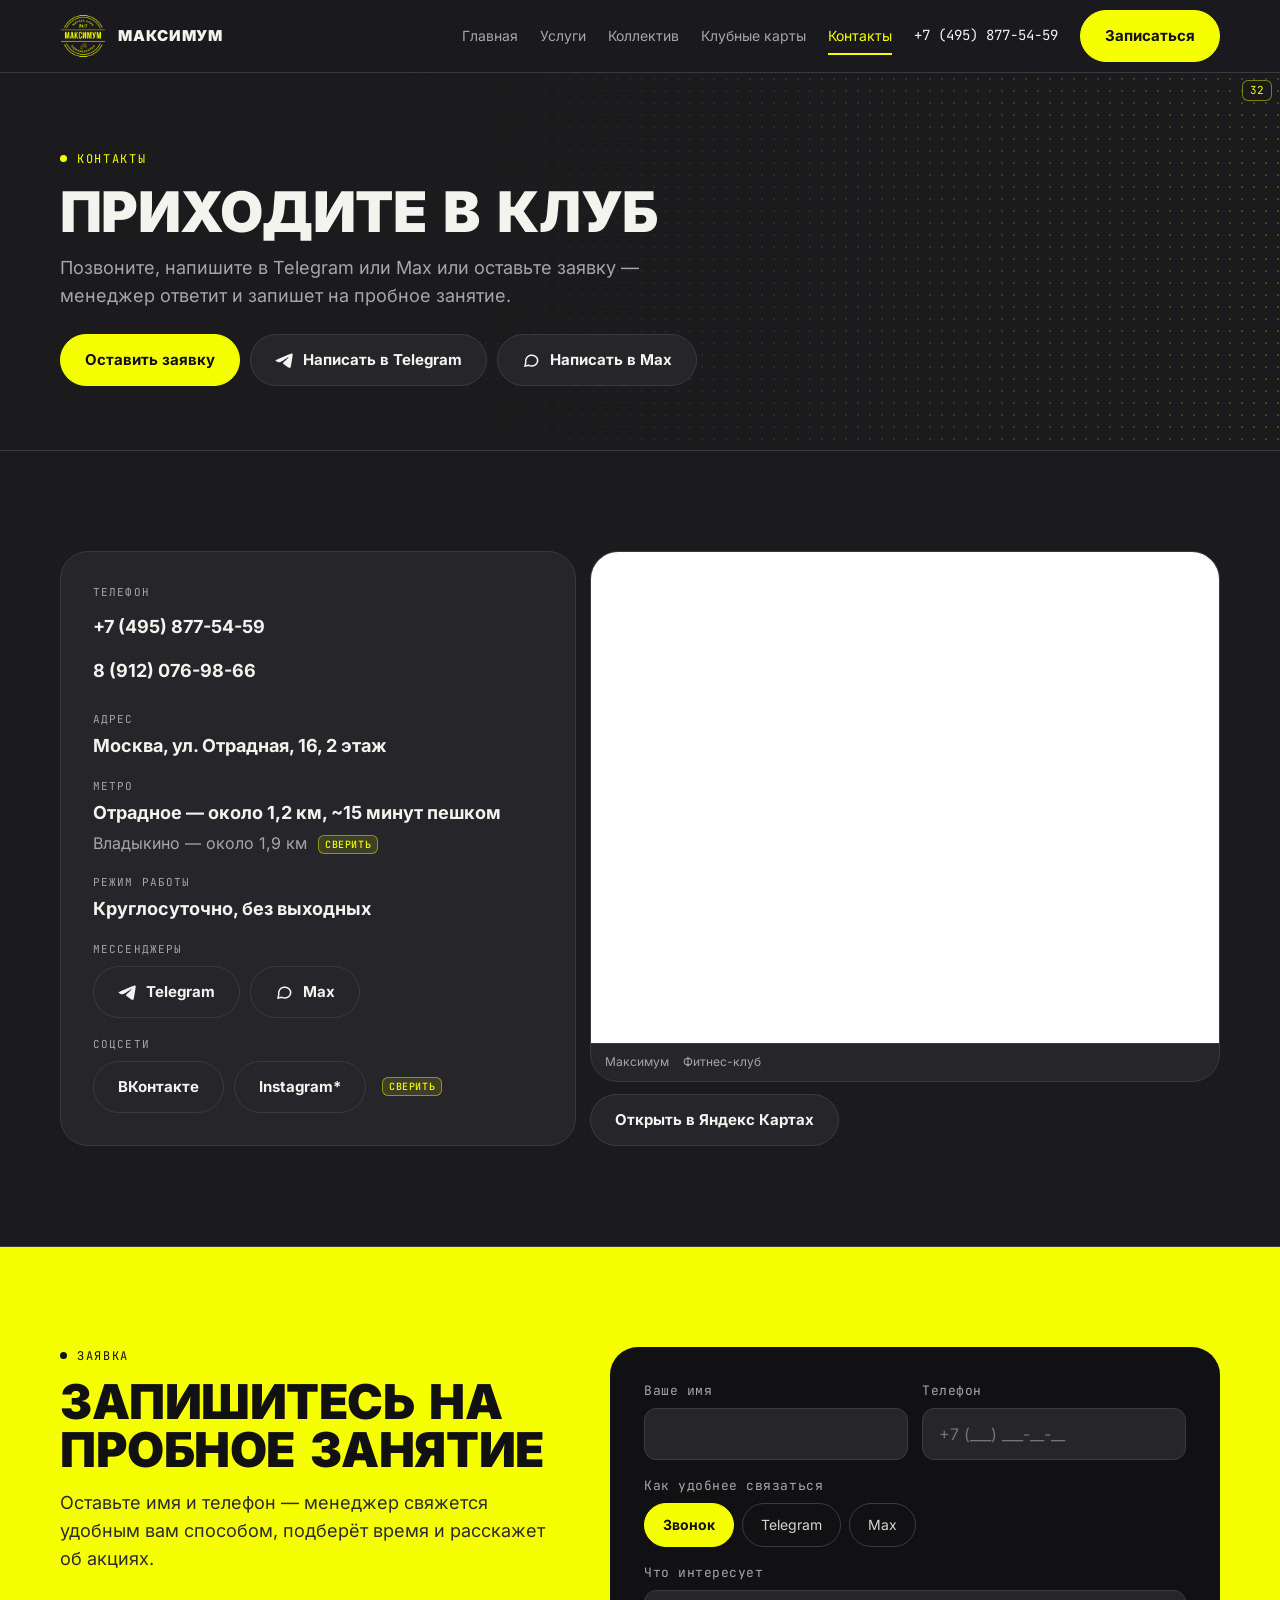
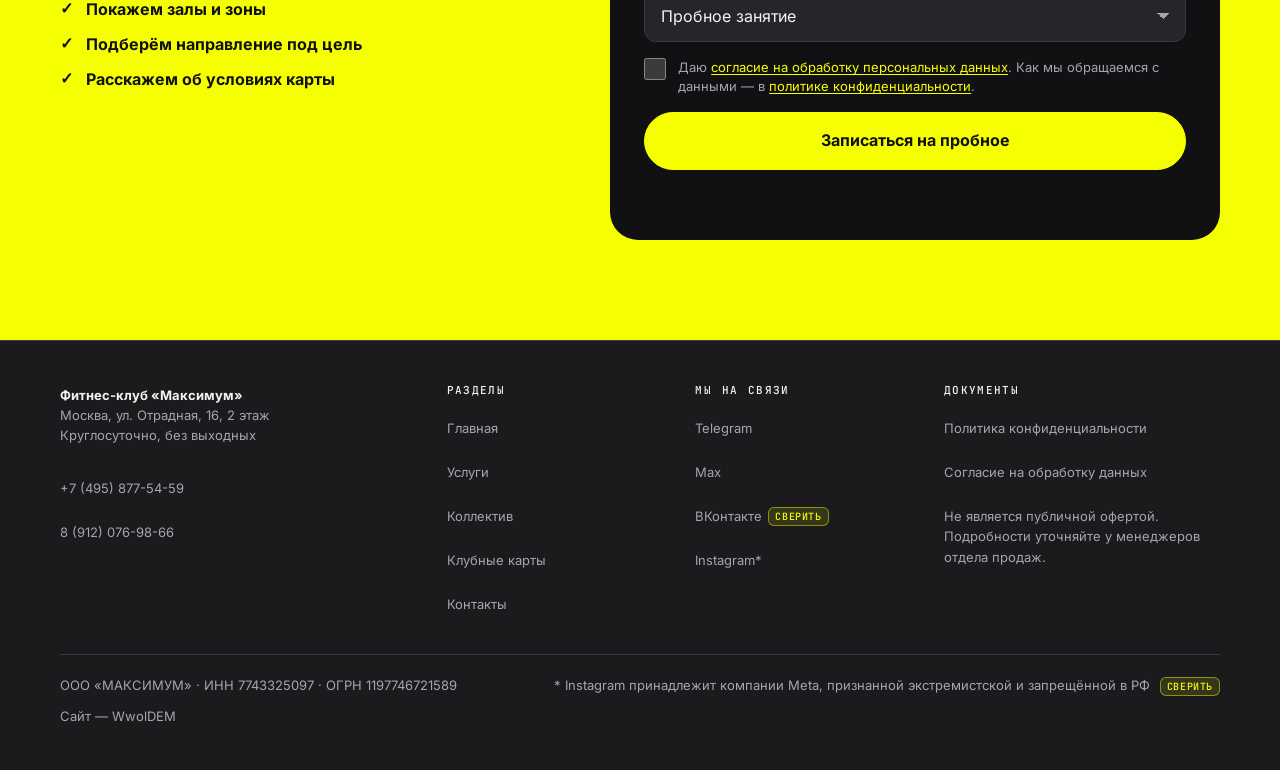
<file: kontakty.html>
<!doctype html>
<html lang="ru">
<head>
<meta charset="utf-8">
<meta name="viewport" content="width=device-width, initial-scale=1, viewport-fit=cover">
<title>Контакты и заявка — фитнес-клуб «Максимум», ул. Отрадная, 16</title>
<meta name="description" content="Адрес, телефон, Telegram и карта фитнес-клуба «Максимум» у м. Отрадное. Открыто круглосуточно. Оставьте заявку на пробное занятие.">
<meta name="theme-color" content="#1b1b1e">
<!--club:head-->
<meta name="robots" content="noindex, nofollow">
<link rel="canonical" href="https://maximum-club.example/kontakty.html">
<meta property="og:type" content="website">
<meta property="og:locale" content="ru_RU">
<meta property="og:site_name" content="Фитнес-клуб «Максимум»">
<meta property="og:title" content="Контакты и заявка — фитнес-клуб «Максимум», ул. Отрадная, 16">
<meta property="og:description" content="Адрес, телефон, Telegram и карта фитнес-клуба «Максимум» у м. Отрадное. Открыто круглосуточно. Оставьте заявку на пробное занятие.">
<meta property="og:url" content="https://maximum-club.example/kontakty.html">
<meta property="og:image" content="https://maximum-club.example/assets/img/og.jpg">
<meta property="og:image:width" content="1200">
<meta property="og:image:height" content="630">
<meta name="twitter:card" content="summary_large_image">
<link rel="icon" href="assets/img/favicon-32.png" sizes="32x32" type="image/png">
<link rel="apple-touch-icon" href="assets/img/apple-touch-icon.png">
<!--/club:head-->
<link rel="stylesheet" href="assets/css/site.css?v=32">
</head>
<body data-tg="Здравствуйте! Хочу записаться на пробное занятие в «Максимум»">
<a class="skip" href="#main">К содержанию</a>
<div class="ver" aria-hidden="true">32</div>

<header class="header">
  <div class="wrap">
    <a class="logo" href="index.html" aria-label="Фитнес-клуб «Максимум», на главную"><img src="assets/img/logo.png" alt="" width="46" height="46"><span>МАКСИМУМ</span></a>
    <nav class="nav" aria-label="Разделы сайта">
      <a href="index.html">Главная</a>
      <a href="uslugi.html">Услуги</a>
      <a href="kollektiv.html">Коллектив</a>
      <a href="opcii.html">Клубные карты</a>
      <a href="kontakty.html" aria-current="page">Контакты</a>
    </nav>
    <!--club:header-phone--><a class="header-tel" href="tel:+74958775459">+7 (495) 877-54-59</a><!--/club:header-phone-->
    <a class="btn btn-y" href="kontakty.html?interest=trial#form">Записаться</a>
    <button class="burger" type="button" aria-label="Открыть меню" aria-expanded="false" aria-controls="mobile-menu"><span></span></button>
  </div>
</header>
<nav class="mobile-menu" id="mobile-menu" aria-label="Меню">
  <a href="index.html">Главная</a>
  <a href="uslugi.html">Услуги</a>
  <a href="kollektiv.html">Коллектив</a>
  <a href="opcii.html">Клубные карты</a>
  <a href="kontakty.html" aria-current="page">Контакты</a>
  <a class="btn btn-y" href="kontakty.html?interest=trial#form">Записаться на пробное</a>
</nav>

<main id="main">
<section class="page-head" aria-labelledby="page-title">
  <div class="led-bg dots" aria-hidden="true"></div>
  <div class="wrap">
    <div class="eyebrow">Контакты</div>
    <h1 class="h1" id="page-title">Приходите в&nbsp;клуб</h1>
    <p class="lead">Позвоните, напишите в Telegram или Max или оставьте заявку — менеджер ответит и запишет на пробное занятие.</p>
    <div class="btn-row" style="margin-top:24px">
      <a class="btn btn-y" href="#form">Оставить заявку</a>
      <a class="btn" data-tg href="https://t.me/maximum_otradnoe"><svg class="ico-tg" viewBox="42 53 136 136" fill="currentColor" aria-hidden="true"><path fill-rule="evenodd" d="M54.3,118.8c35-15.2,58.3-25.3,70-30.2 c33.3-13.9,40.3-16.3,44.8-16.4c1,0,3.2,0.2,4.7,1.4c1.2,1,1.5,2.3,1.7,3.3s0.4,3.1,0.2,4.7c-1.8,19-9.6,65.1-13.6,86.3 c-1.7,9-5,12-8.2,12.3c-7,0.6-12.3-4.6-19-9c-10.6-6.9-16.5-11.2-26.8-18c-11.9-7.8-4.2-12.1,2.6-19.1c1.8-1.8,32.5-29.8,33.1-32.3 c0.1-0.3,0.1-1.5-0.6-2.1c-0.7-0.6-1.7-0.4-2.5-0.2c-1.1,0.2-17.9,11.4-50.6,33.5c-4.8,3.3-9.1,4.9-13,4.8 c-4.3-0.1-12.5-2.4-18.7-4.4c-7.5-2.4-13.5-3.7-13-7.9C45.7,123.3,48.7,121.1,54.3,118.8z"/></svg>Написать в Telegram</a>
      <a class="btn" data-club-href="max" href="https://max.ru/u/f9LHodD0cOLThnOwlESvNaqsqRwsQmShuXo-hjKcUozW8xYT5xTaU2M9Jrw" target="_blank" rel="noopener"><svg viewBox="0 0 24 24" fill="none" stroke="currentColor" stroke-width="2" aria-hidden="true"><path d="M21 12a8 8 0 0 1-11.6 7.1L4 20l1-4.6A8 8 0 1 1 21 12z"/></svg>Написать в Max</a>
    </div>
  </div>
</section>

<section class="section" aria-labelledby="contacts-title">
  <div class="wrap">
    <h2 class="sr-only" id="contacts-title">Контакты и карта</h2>
<!--club:contacts-->
    <div class="contacts">
      <div class="panel">
        <ul class="contact-list">
          <li><small>Телефон</small><span class="tel-list"><a class="v" href="tel:+74958775459">+7 (495) 877-54-59</a><a class="v" href="tel:+79120769866">8 (912) 076-98-66</a></span></li>
          <li><small>Адрес</small><span class="v">Москва, ул. Отрадная, 16, 2 этаж</span></li>
          <li><small>Метро</small><span class="v">Отрадное — около 1,2 км, ~15 минут пешком</span><span class="muted">Владыкино — около 1,9 км <span class="todo" title="1,1–1,3 и 1,9 км по Яндекс Картам и Zoon">сверить</span></span></li>
          <li><small>Режим работы</small><span class="v">Круглосуточно, без выходных</span></li>
          <li><small>Мессенджеры</small>
            <div class="btn-row">
              <a class="btn" data-tg href="https://t.me/maximum_otradnoe"><svg class="ico-tg" viewBox="42 53 136 136" fill="currentColor" aria-hidden="true"><path fill-rule="evenodd" d="M54.3,118.8c35-15.2,58.3-25.3,70-30.2 c33.3-13.9,40.3-16.3,44.8-16.4c1,0,3.2,0.2,4.7,1.4c1.2,1,1.5,2.3,1.7,3.3s0.4,3.1,0.2,4.7c-1.8,19-9.6,65.1-13.6,86.3 c-1.7,9-5,12-8.2,12.3c-7,0.6-12.3-4.6-19-9c-10.6-6.9-16.5-11.2-26.8-18c-11.9-7.8-4.2-12.1,2.6-19.1c1.8-1.8,32.5-29.8,33.1-32.3 c0.1-0.3,0.1-1.5-0.6-2.1c-0.7-0.6-1.7-0.4-2.5-0.2c-1.1,0.2-17.9,11.4-50.6,33.5c-4.8,3.3-9.1,4.9-13,4.8 c-4.3-0.1-12.5-2.4-18.7-4.4c-7.5-2.4-13.5-3.7-13-7.9C45.7,123.3,48.7,121.1,54.3,118.8z"/></svg>Telegram</a>
              <a class="btn" href="https://max.ru/u/f9LHodD0cOLThnOwlESvNaqsqRwsQmShuXo-hjKcUozW8xYT5xTaU2M9Jrw" target="_blank" rel="noopener"><svg viewBox="0 0 24 24" fill="none" stroke="currentColor" stroke-width="2" aria-hidden="true"><path d="M21 12a8 8 0 0 1-11.6 7.1L4 20l1-4.6A8 8 0 1 1 21 12z"/></svg>Max</a>
            </div>
          </li>
          <li><small>Соцсети</small>
            <div class="btn-row">
              <a class="btn" href="https://vk.com/maximum_otradnoe" target="_blank" rel="noopener">ВКонтакте</a>
              <a class="btn" href="https://www.instagram.com/maximum_otradnoe" target="_blank" rel="noopener">Instagram*</a>
              <span class="todo" title="ВКонтакте: Страница не открылась при сборе данных">сверить</span>
            </div>
          </li>
        </ul>
      </div>
      <div class="map-col">
        <div class="map">
          <div class="map-frame">
            <div class="map-fallback" aria-hidden="true"><b>ул. Отрадная, 16, 2 этаж</b>Карта Яндекса загружается…</div>
            <iframe title="Фитнес-клуб «Максимум» на Яндекс Картах" src="https://yandex.ru/map-widget/v1/?ol=biz&amp;oid=190765558241&amp;z=16" loading="lazy" allowfullscreen></iframe>
          </div>
          <p class="map-caption"><a href="https://yandex.ru/maps/org/maksimum/190765558241/" target="_blank" rel="noopener">Максимум</a><a href="https://yandex.ru/maps/213/moscow/category/fitness_club/184107363/" target="_blank" rel="noopener">Фитнес-клуб</a></p>
        </div>
        <a class="btn" href="https://yandex.ru/maps/org/maksimum/190765558241/" target="_blank" rel="noopener">Открыть в Яндекс Картах</a>
      </div>
    </div>
    <!--/club:contacts-->  </div>
</section>

<!-- ФОРМА: заявки пойдут в 1С: Фитнес. Пока LEAD_ENDPOINT = null в site.js — демо-режим -->
<section class="section on-y" id="form" aria-labelledby="form-title">
  <div class="wrap form-grid">
    <div>
      <div class="eyebrow">Заявка</div>
      <h2 class="h2" id="form-title">Запишитесь на пробное занятие</h2>
      <p class="lead">Оставьте имя и телефон — менеджер свяжется удобным вам способом, подберёт время и расскажет об акциях.</p>
      <ul class="trial-list">
        <li>Покажем залы и зоны</li>
        <li>Подберём направление под цель</li>
        <li>Расскажем об условиях карты</li>
      </ul>
    </div>

    <form class="form" id="lead-form" novalidate>
      <div class="form-fields">
        <p class="picked" hidden></p>
        <input type="hidden" name="source" value="new-site">
        <input type="hidden" name="page" value="kontakty.html">
        <input type="hidden" name="subject" value="Пробное занятие || новый сайт">
        <input type="hidden" name="trainer" value="">
        <!-- антиспам: скрытое поле, человек его не видит -->
        <!-- ловушка для ботов: людям не видна, браузер не заполняет; заполнено — заявка не уходит (и lead.php её отбросит) -->
        <div class="sr-only" aria-hidden="true"><label for="f-hp">Не заполняйте это поле</label><input id="f-hp" name="hp" type="text" tabindex="-1" autocomplete="off" data-lpignore="true" data-1p-ignore></div>
        <div class="row-2">
          <div class="field"><label for="f-name">Ваше имя</label><input id="f-name" name="name" autocomplete="given-name" required maxlength="60"></div>
          <div class="field"><label for="f-phone">Телефон</label><input id="f-phone" name="phone" type="tel" inputmode="tel" autocomplete="tel" placeholder="+7 (___) ___-__-__" required></div>
        </div>
        <fieldset class="field seg">
          <legend>Как удобнее связаться</legend>
          <label><input type="radio" name="contact" value="Звонок" checked><span>Звонок</span></label>
          <label><input type="radio" name="contact" value="Telegram"><span>Telegram</span></label>
          <label><input type="radio" name="contact" value="Max"><span>Max</span></label>
        </fieldset>
        <div class="field">
          <label for="f-interest">Что интересует</label>
          <select id="f-interest" name="interest">
            <option>Пробное занятие</option>
            <option>Абонемент</option>
            <option>Детская секция</option>
            <option>Персональные тренировки</option>
            <option>Другое</option>
          </select>
        </div>
        <label class="consent"><input type="checkbox" name="consent" id="f-consent" required><span>Даю <a href="consent.html" target="_blank">согласие на обработку персональных данных</a>. Как мы обращаемся с данными — в <a href="privacy.html" target="_blank">политике конфиденциальности</a>.</span></label>
        <button class="btn btn-y" type="submit">Записаться на пробное</button>
        <div class="form-status" role="status" aria-live="polite"></div>
        <div class="form-fallback btn-row" hidden>
          <a class="btn" href="tel:+74958775459" data-club-href="tel">Позвонить</a>
          <a class="btn" data-tg href="https://t.me/maximum_otradnoe"><svg class="ico-tg" viewBox="42 53 136 136" fill="currentColor" aria-hidden="true"><path fill-rule="evenodd" d="M54.3,118.8c35-15.2,58.3-25.3,70-30.2 c33.3-13.9,40.3-16.3,44.8-16.4c1,0,3.2,0.2,4.7,1.4c1.2,1,1.5,2.3,1.7,3.3s0.4,3.1,0.2,4.7c-1.8,19-9.6,65.1-13.6,86.3 c-1.7,9-5,12-8.2,12.3c-7,0.6-12.3-4.6-19-9c-10.6-6.9-16.5-11.2-26.8-18c-11.9-7.8-4.2-12.1,2.6-19.1c1.8-1.8,32.5-29.8,33.1-32.3 c0.1-0.3,0.1-1.5-0.6-2.1c-0.7-0.6-1.7-0.4-2.5-0.2c-1.1,0.2-17.9,11.4-50.6,33.5c-4.8,3.3-9.1,4.9-13,4.8 c-4.3-0.1-12.5-2.4-18.7-4.4c-7.5-2.4-13.5-3.7-13-7.9C45.7,123.3,48.7,121.1,54.3,118.8z"/></svg>Написать в Telegram</a>
        </div>
      </div>
      <div class="form-done" tabindex="-1">
        <h3>Спасибо!</h3>
        <p><span class="done-name"></span>, заявка принята — менеджер скоро свяжется с вами. Чтобы не ждать, напишите нам в Telegram: текст сообщения уже готов.</p>
        <p class="demo" hidden>Это демо-версия: заявка никуда не ушла.</p>
        <div class="btn-row"><a class="btn btn-y done-tg" href="https://t.me/maximum_otradnoe" target="_blank" rel="noopener"><svg class="ico-tg" viewBox="42 53 136 136" fill="currentColor" aria-hidden="true"><path fill-rule="evenodd" d="M54.3,118.8c35-15.2,58.3-25.3,70-30.2 c33.3-13.9,40.3-16.3,44.8-16.4c1,0,3.2,0.2,4.7,1.4c1.2,1,1.5,2.3,1.7,3.3s0.4,3.1,0.2,4.7c-1.8,19-9.6,65.1-13.6,86.3 c-1.7,9-5,12-8.2,12.3c-7,0.6-12.3-4.6-19-9c-10.6-6.9-16.5-11.2-26.8-18c-11.9-7.8-4.2-12.1,2.6-19.1c1.8-1.8,32.5-29.8,33.1-32.3 c0.1-0.3,0.1-1.5-0.6-2.1c-0.7-0.6-1.7-0.4-2.5-0.2c-1.1,0.2-17.9,11.4-50.6,33.5c-4.8,3.3-9.1,4.9-13,4.8 c-4.3-0.1-12.5-2.4-18.7-4.4c-7.5-2.4-13.5-3.7-13-7.9C45.7,123.3,48.7,121.1,54.3,118.8z"/></svg>Написать в Telegram</a></div>
        <button class="again" type="button">Отправить ещё одну заявку</button>
      </div>
    </form>
  </div>
</section>
</main>

<!--club:footer-->
<footer class="footer">
  <div class="wrap">
    <div>
      <b>Фитнес-клуб «Максимум»</b><br>
      Москва, ул. Отрадная, 16, 2 этаж<br>
      Круглосуточно, без выходных<br><br>
      <a href="tel:+74958775459">+7 (495) 877-54-59</a><br>
      <a href="tel:+79120769866">8 (912) 076-98-66</a>
    </div>
    <div>
      <h2>Разделы</h2>
      <ul class="footer-links">
        <li><a href="index.html">Главная</a></li>
        <li><a href="uslugi.html">Услуги</a></li>
        <li><a href="kollektiv.html">Коллектив</a></li>
        <li><a href="opcii.html">Клубные карты</a></li>
        <li><a href="kontakty.html">Контакты</a></li>
      </ul>
    </div>
    <div>
      <h2>Мы на связи</h2>
      <ul class="footer-links">
        <li><a data-tg href="https://t.me/maximum_otradnoe">Telegram</a></li>
        <li><a href="https://max.ru/u/f9LHodD0cOLThnOwlESvNaqsqRwsQmShuXo-hjKcUozW8xYT5xTaU2M9Jrw" target="_blank" rel="noopener">Max</a></li>
        <li><a href="https://vk.com/maximum_otradnoe" target="_blank" rel="noopener">ВКонтакте</a> <span class="todo" title="Страница не открылась при сборе данных">сверить</span></li>
        <li><a href="https://www.instagram.com/maximum_otradnoe" target="_blank" rel="noopener">Instagram*</a></li>
      </ul>
    </div>
    <div>
      <h2>Документы</h2>
      <ul class="footer-links">
        <li><a href="privacy.html">Политика конфиденциальности</a></li>
        <li><a href="consent.html">Согласие на обработку данных</a></li>
      </ul>
      <p style="margin-top:12px">Не является публичной офертой. Подробности уточняйте у менеджеров отдела продаж.</p>
    </div>
    <div class="legal">
      <span>ООО «МАКСИМУМ» · ИНН 7743325097 · ОГРН 1197746721589</span>
      <span>* Instagram принадлежит компании Meta, признанной экстремистской и запрещённой в РФ <span class="todo" title="Сверить формулировку с юристом клуба">сверить</span></span>
      <span>Сайт — WwolDEM</span>
    </div>
  </div>
</footer>
<!--/club:footer-->
<!--club:actionbar-->
<nav class="actionbar" aria-label="Быстрая связь">
  <a class="btn" href="tel:+74958775459"><svg viewBox="0 0 24 24" fill="none" stroke="currentColor" stroke-width="2" aria-hidden="true"><path d="M22 16.9v3a2 2 0 0 1-2.2 2 19.8 19.8 0 0 1-8.6-3.1 19.5 19.5 0 0 1-6-6A19.8 19.8 0 0 1 2.1 4.2 2 2 0 0 1 4.1 2h3a2 2 0 0 1 2 1.7c.1.9.4 1.8.7 2.7a2 2 0 0 1-.5 2.1L8 9.8a16 16 0 0 0 6 6l1.3-1.3a2 2 0 0 1 2.1-.4c.9.3 1.8.6 2.7.7a2 2 0 0 1 1.7 2z"/></svg>Звонок</a>
  <a class="btn" data-tg href="https://t.me/maximum_otradnoe"><svg class="ico-tg" viewBox="42 53 136 136" fill="currentColor" aria-hidden="true"><path fill-rule="evenodd" d="M54.3,118.8c35-15.2,58.3-25.3,70-30.2 c33.3-13.9,40.3-16.3,44.8-16.4c1,0,3.2,0.2,4.7,1.4c1.2,1,1.5,2.3,1.7,3.3s0.4,3.1,0.2,4.7c-1.8,19-9.6,65.1-13.6,86.3 c-1.7,9-5,12-8.2,12.3c-7,0.6-12.3-4.6-19-9c-10.6-6.9-16.5-11.2-26.8-18c-11.9-7.8-4.2-12.1,2.6-19.1c1.8-1.8,32.5-29.8,33.1-32.3 c0.1-0.3,0.1-1.5-0.6-2.1c-0.7-0.6-1.7-0.4-2.5-0.2c-1.1,0.2-17.9,11.4-50.6,33.5c-4.8,3.3-9.1,4.9-13,4.8 c-4.3-0.1-12.5-2.4-18.7-4.4c-7.5-2.4-13.5-3.7-13-7.9C45.7,123.3,48.7,121.1,54.3,118.8z"/></svg>Telegram</a>
  <a class="btn btn-y" href="#form">Заявка</a>
</nav>
<!--/club:actionbar-->
<!-- Яндекс Метрика (счётчик клуба 99974212) на запуске не подключается: ответственного нет, вернуться позже (см. CLAUDE.md) -->
<script src="assets/data/club.js?v=32" defer></script>
<script src="assets/js/site.js?v=32" defer></script>
</body>
</html>
</file>
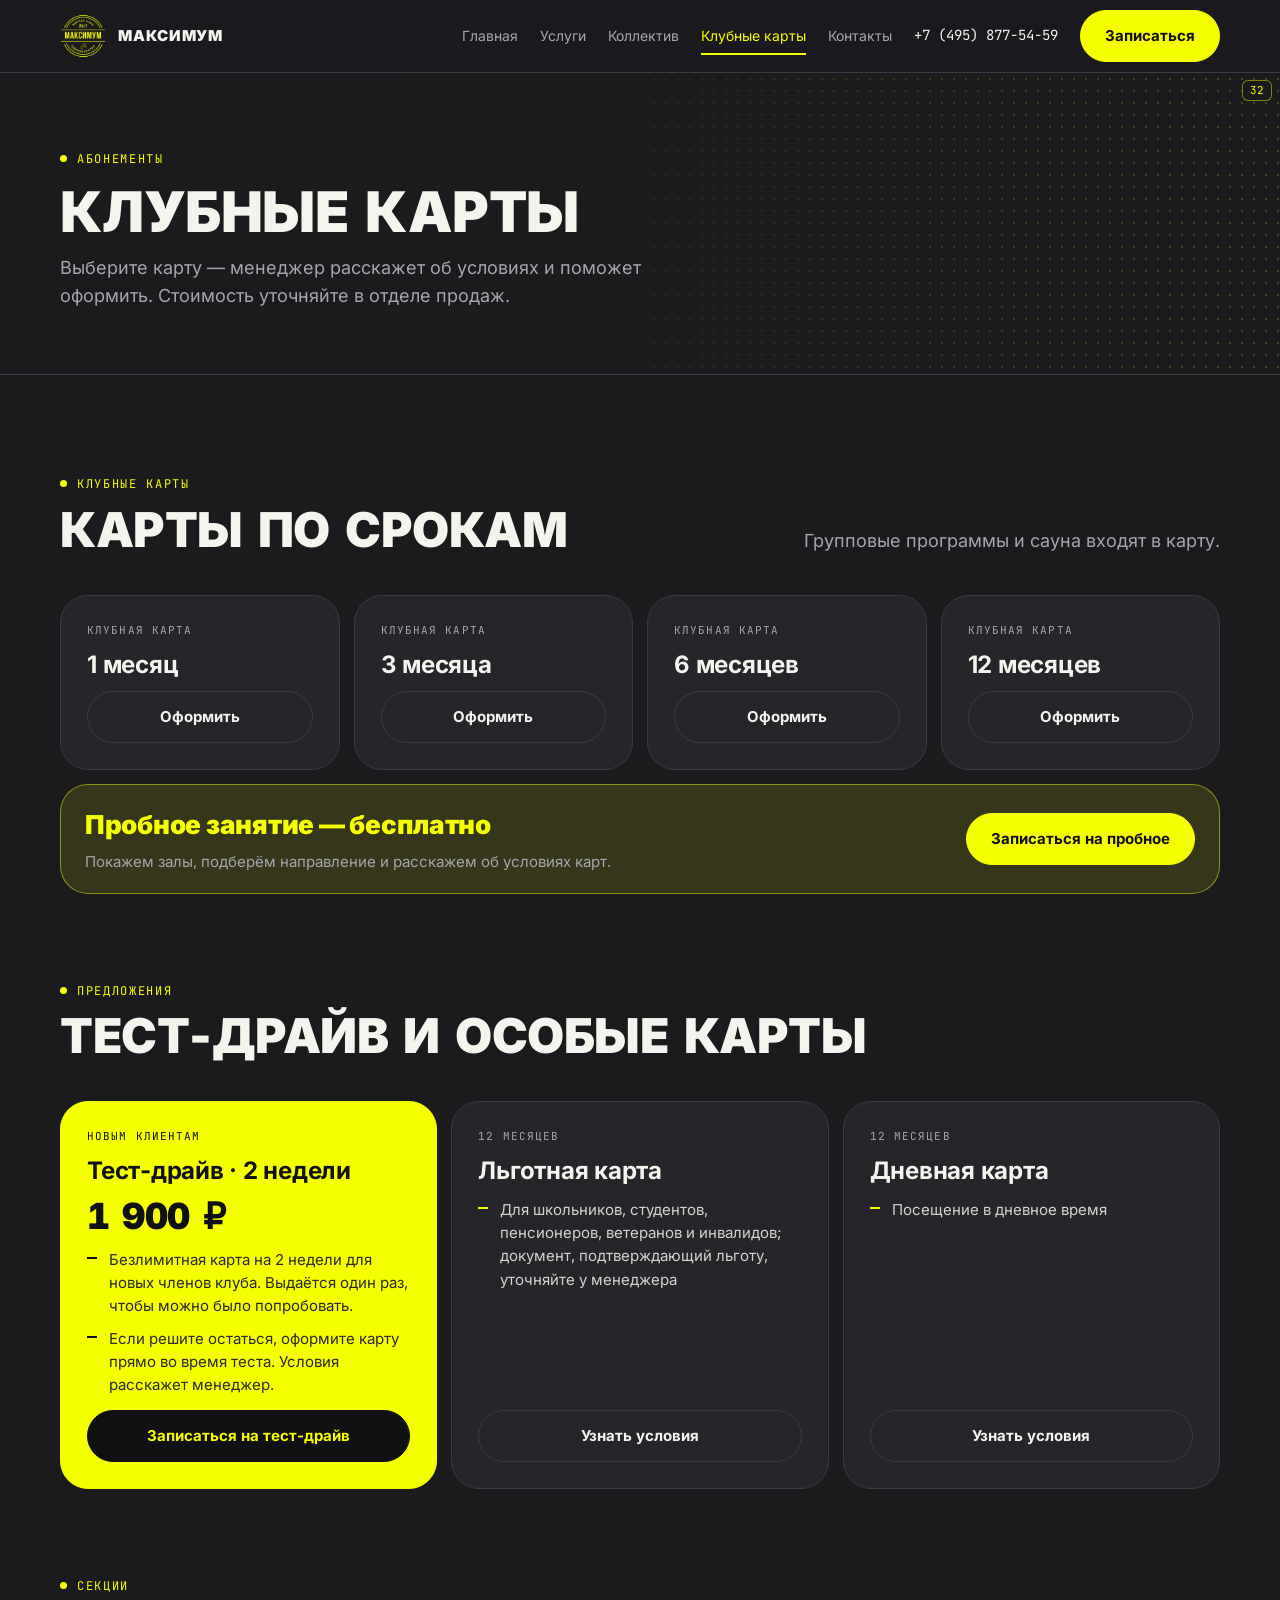
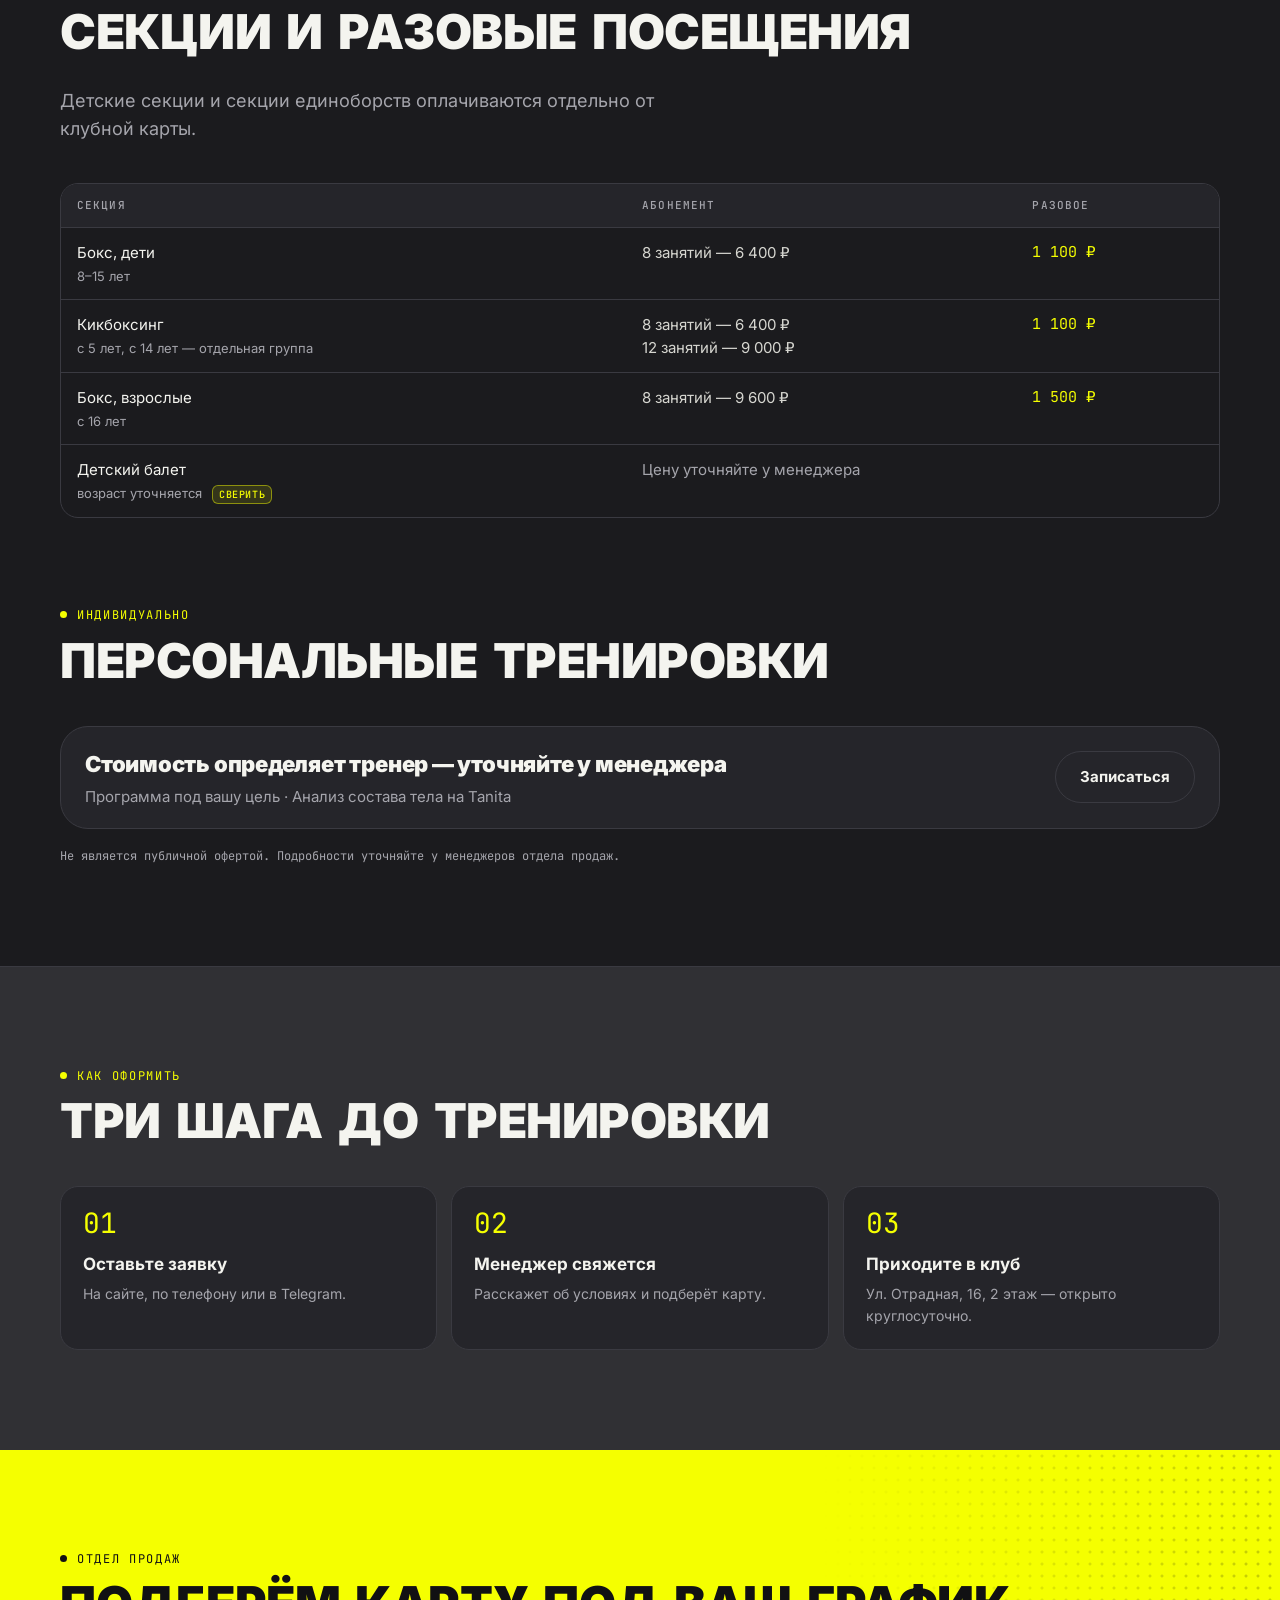
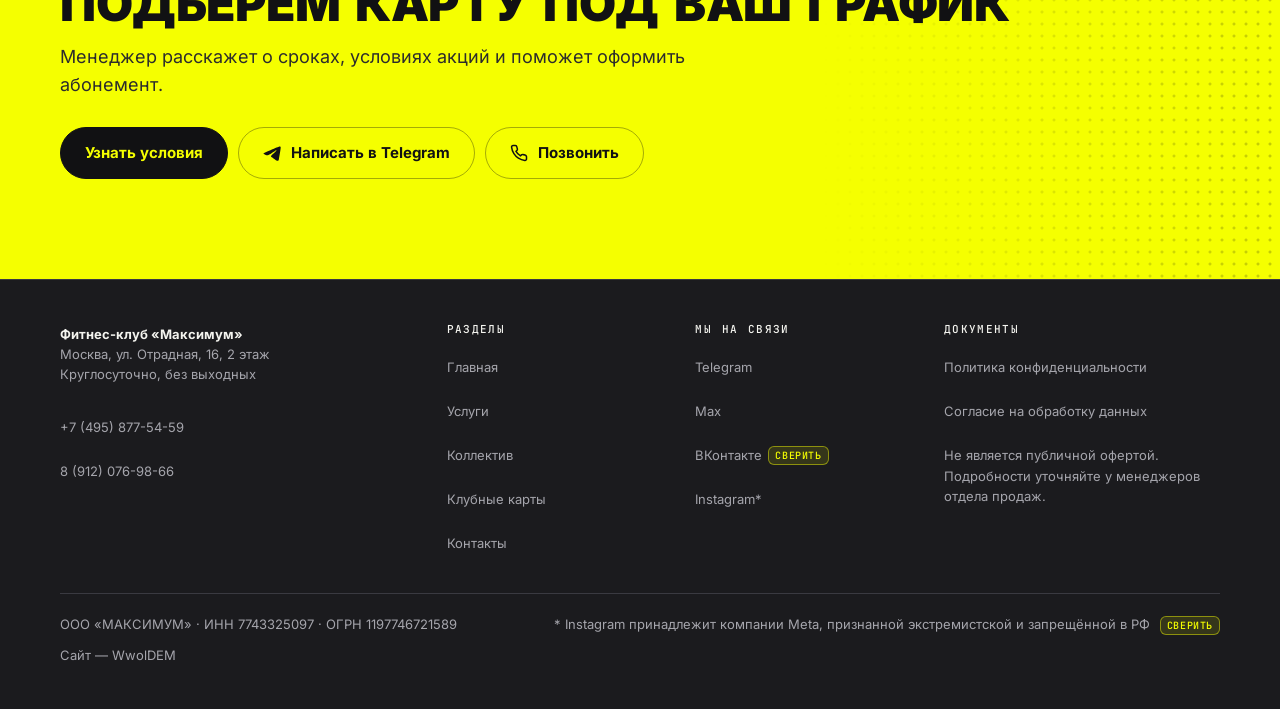
<file: opcii.html>
<!doctype html>
<html lang="ru">
<head>
<meta charset="utf-8">
<meta name="viewport" content="width=device-width, initial-scale=1, viewport-fit=cover">
<title>Клубные карты фитнес-клуба «Максимум»</title>
<meta name="description" content="Клубные карты фитнес-клуба «Максимум» на 1, 3, 6 и 12 месяцев, безлимитный тест-драйв на 2 недели за 1 900 ₽, бесплатное пробное занятие, секции бокса и кикбоксинга.">
<meta name="theme-color" content="#1b1b1e">
<!--club:head-->
<meta name="robots" content="noindex, nofollow">
<link rel="canonical" href="https://maximum-club.example/opcii.html">
<meta property="og:type" content="website">
<meta property="og:locale" content="ru_RU">
<meta property="og:site_name" content="Фитнес-клуб «Максимум»">
<meta property="og:title" content="Клубные карты фитнес-клуба «Максимум»">
<meta property="og:description" content="Клубные карты фитнес-клуба «Максимум» на 1, 3, 6 и 12 месяцев, безлимитный тест-драйв на 2 недели за 1 900 ₽, бесплатное пробное занятие, секции бокса и кикбоксинга.">
<meta property="og:url" content="https://maximum-club.example/opcii.html">
<meta property="og:image" content="https://maximum-club.example/assets/img/og.jpg">
<meta property="og:image:width" content="1200">
<meta property="og:image:height" content="630">
<meta name="twitter:card" content="summary_large_image">
<link rel="icon" href="assets/img/favicon-32.png" sizes="32x32" type="image/png">
<link rel="apple-touch-icon" href="assets/img/apple-touch-icon.png">
<!--/club:head-->
<link rel="stylesheet" href="assets/css/site.css?v=32">
</head>
<body data-fx="calm" data-tg="Здравствуйте! Хочу подобрать клубную карту в «Максимум»">
<a class="skip" href="#main">К содержанию</a>
<div class="ver" aria-hidden="true">32</div>

<header class="header">
  <div class="wrap">
    <a class="logo" href="index.html" aria-label="Фитнес-клуб «Максимум», на главную"><img src="assets/img/logo.png" alt="" width="46" height="46"><span>МАКСИМУМ</span></a>
    <nav class="nav" aria-label="Разделы сайта">
      <a href="index.html">Главная</a>
      <a href="uslugi.html">Услуги</a>
      <a href="kollektiv.html">Коллектив</a>
      <a href="opcii.html" aria-current="page">Клубные карты</a>
      <a href="kontakty.html">Контакты</a>
    </nav>
    <!--club:header-phone--><a class="header-tel" href="tel:+74958775459">+7 (495) 877-54-59</a><!--/club:header-phone-->
    <a class="btn btn-y" href="kontakty.html?interest=trial#form">Записаться</a>
    <button class="burger" type="button" aria-label="Открыть меню" aria-expanded="false" aria-controls="mobile-menu"><span></span></button>
  </div>
</header>
<nav class="mobile-menu" id="mobile-menu" aria-label="Меню">
  <a href="index.html">Главная</a>
  <a href="uslugi.html">Услуги</a>
  <a href="kollektiv.html">Коллектив</a>
  <a href="opcii.html" aria-current="page">Клубные карты</a>
  <a href="kontakty.html">Контакты</a>
  <a class="btn btn-y" href="kontakty.html?interest=trial#form">Записаться на пробное</a>
</nav>

<main id="main">
<section class="page-head" aria-labelledby="page-title">
  <div class="led-bg dots" aria-hidden="true"></div>
  <div class="wrap">
    <div class="eyebrow">Абонементы</div>
    <h1 class="h1" id="page-title">Клубные карты</h1>
    <p class="lead">Выберите карту — менеджер расскажет об условиях и поможет оформить. Стоимость уточняйте в отделе продаж.</p>
  </div>
</section>

<!-- ЦЕНЫ: данные отдела продаж, ноябрь 2026. Всё содержимое секции собирает tools/build.mjs из club.js (memberships, sections) -->
<section class="section" aria-labelledby="offers-title">
  <div class="wrap"><!--club:offers-->
    <div class="section-head">
      <div>
        <div class="eyebrow">Клубные карты</div>
        <h2 class="h2" id="offers-title">Карты по&nbsp;срокам</h2>
      </div>
      <p class="lead">Групповые программы и сауна входят в карту.</p>
    </div>
    <div class="grid-4 terms">
      <article class="card">
        <div class="tag">Клубная карта</div>
        <h3>1 месяц</h3>
        

        <a class="btn" href="kontakty.html?interest=card1#form">Оформить</a>
      </article>
      <article class="card">
        <div class="tag">Клубная карта</div>
        <h3>3 месяца</h3>
        

        <a class="btn" href="kontakty.html?interest=card3#form">Оформить</a>
      </article>
      <article class="card">
        <div class="tag">Клубная карта</div>
        <h3>6 месяцев</h3>
        

        <a class="btn" href="kontakty.html?interest=card6#form">Оформить</a>
      </article>
      <article class="card">
        <div class="tag">Клубная карта</div>
        <h3>12 месяцев</h3>
        

        <a class="btn" href="kontakty.html?interest=card12#form">Оформить</a>
      </article>
    </div>
    <div class="trial-free">
      <p><b>Пробное занятие — бесплатно</b><span>Покажем залы, подберём направление и расскажем об условиях карт.</span></p>
      <a class="btn btn-y" href="kontakty.html?interest=trial#form">Записаться на пробное</a>
    </div>

    <div class="section-head offer-block">
      <div>
        <div class="eyebrow">Предложения</div>
        <h2 class="h2">Тест-драйв и&nbsp;особые карты</h2>
      </div>
    </div>
    <div class="grid-3">
      <article class="card hot">
        <div class="tag">Новым клиентам</div>
        <h3>Тест-драйв&nbsp;· 2 недели</h3>
        <div class="price">1 900 ₽</div>
        <ul>
          <li>Безлимитная карта на 2 недели для новых членов клуба. Выдаётся один раз, чтобы можно было попробовать.</li>
          <li>Если решите остаться, оформите карту прямо во время теста. Условия расскажет менеджер.</li>
        </ul>
        <a class="btn btn-ink" href="kontakty.html?interest=testdrive#form">Записаться на тест-драйв</a>
      </article>
      <article class="card">
        <div class="tag">12 месяцев</div>
        <h3>Льготная карта</h3>
        
        <ul>
          <li>Для школьников, студентов, пенсионеров, ветеранов и инвалидов; документ, подтверждающий льготу, уточняйте у менеджера</li>
        </ul>
        <a class="btn" href="kontakty.html?interest=lgot#form">Узнать условия</a>
      </article>
      <article class="card">
        <div class="tag">12 месяцев</div>
        <h3>Дневная карта</h3>
        
        <ul>
          <li>Посещение в дневное время</li>
        </ul>
        <a class="btn" href="kontakty.html?interest=day#form">Узнать условия</a>
      </article>

    </div>

    <div class="section-head offer-block">
      <div>
        <div class="eyebrow">Секции</div>
        <h2 class="h2">Секции и&nbsp;разовые посещения</h2>
      </div>
      <p class="lead">Детские секции и секции единоборств оплачиваются отдельно от клубной карты.</p>
    </div>
      <div class="table-wrap">
        <table class="kids-table price-table">
          <thead><tr><th scope="col">Секция</th><th scope="col">Абонемент</th><th scope="col">Разовое</th></tr></thead>
          <tbody>
          <tr><td>Бокс, дети<small class="age">8–15 лет</small></td><td>8&nbsp;занятий — 6 400 ₽</td><td>1 100 ₽</td></tr>
          <tr><td>Кикбоксинг<small class="age">с 5 лет, с 14 лет — отдельная группа</small></td><td>8&nbsp;занятий — 6 400 ₽<br>12&nbsp;занятий — 9 000 ₽</td><td>1 100 ₽</td></tr>
          <tr><td>Бокс, взрослые<small class="age">с 16 лет</small></td><td>8&nbsp;занятий — 9 600 ₽</td><td>1 500 ₽</td></tr>
          <tr><td>Детский балет<small class="age">возраст уточняется <span class="todo" title="Клуб согласует с тренером, нужен ли балет на сайте; возраст и цена не подтверждены">сверить</span></small></td><td colspan="2" class="ask">Цену уточняйте у менеджера</td></tr>
          </tbody>
        </table>
      </div>

    <div class="section-head offer-block">
      <div>
        <div class="eyebrow">Индивидуально</div>
        <h2 class="h2">Персональные тренировки</h2>
      </div>
    </div>
    <div class="trial-free extra-row">
      <p><b>Стоимость определяет тренер — уточняйте у менеджера</b><span>Программа под вашу цель · Анализ состава тела на Tanita</span></p>
      <a class="btn" href="kontakty.html?interest=personal#form">Записаться</a>
    </div>
    <p class="note offer-note">Не является публичной офертой. Подробности уточняйте у менеджеров отдела продаж.</p>
    <!--/club:offers-->
  </div>
</section>

<section class="section alt" aria-labelledby="how-title">
  <div class="wrap">
    <div class="section-head">
      <div>
        <div class="eyebrow">Как оформить</div>
        <h2 class="h2" id="how-title">Три шага до&nbsp;тренировки</h2>
      </div>
    </div>
    <ol class="steps">
      <li><b>Оставьте заявку</b><span>На сайте, по телефону или в Telegram.</span></li>
      <li><b>Менеджер свяжется</b><span>Расскажет об условиях и подберёт карту.</span></li>
      <li><b>Приходите в клуб</b><span>Ул. Отрадная, 16, 2 этаж — открыто круглосуточно.</span></li>
    </ol>
  </div>
</section>

<!-- Призыв к заявке: на каждой странице -->
<section class="section on-y cta" aria-labelledby="cta-title">
  <div class="wrap">
    <div>
      <div class="eyebrow">Отдел продаж</div>
      <h2 class="h2" id="cta-title">Подберём карту под ваш график</h2>
      <p class="lead">Менеджер расскажет о сроках, условиях акций и поможет оформить абонемент.</p>
    </div>
    <div class="btn-row">
      <a class="btn btn-ink" href="kontakty.html?interest=abonement#form">Узнать условия</a>
      <a class="btn btn-line" data-tg href="https://t.me/maximum_otradnoe"><svg class="ico-tg" viewBox="42 53 136 136" fill="currentColor" aria-hidden="true"><path fill-rule="evenodd" d="M54.3,118.8c35-15.2,58.3-25.3,70-30.2 c33.3-13.9,40.3-16.3,44.8-16.4c1,0,3.2,0.2,4.7,1.4c1.2,1,1.5,2.3,1.7,3.3s0.4,3.1,0.2,4.7c-1.8,19-9.6,65.1-13.6,86.3 c-1.7,9-5,12-8.2,12.3c-7,0.6-12.3-4.6-19-9c-10.6-6.9-16.5-11.2-26.8-18c-11.9-7.8-4.2-12.1,2.6-19.1c1.8-1.8,32.5-29.8,33.1-32.3 c0.1-0.3,0.1-1.5-0.6-2.1c-0.7-0.6-1.7-0.4-2.5-0.2c-1.1,0.2-17.9,11.4-50.6,33.5c-4.8,3.3-9.1,4.9-13,4.8 c-4.3-0.1-12.5-2.4-18.7-4.4c-7.5-2.4-13.5-3.7-13-7.9C45.7,123.3,48.7,121.1,54.3,118.8z"/></svg>Написать в Telegram</a>
      <a class="btn btn-line" href="tel:+74958775459" data-club-href="tel"><svg viewBox="0 0 24 24" fill="none" stroke="currentColor" stroke-width="2" aria-hidden="true"><path d="M22 16.9v3a2 2 0 0 1-2.2 2 19.8 19.8 0 0 1-8.6-3.1 19.5 19.5 0 0 1-6-6A19.8 19.8 0 0 1 2.1 4.2 2 2 0 0 1 4.1 2h3a2 2 0 0 1 2 1.7c.1.9.4 1.8.7 2.7a2 2 0 0 1-.5 2.1L8 9.8a16 16 0 0 0 6 6l1.3-1.3a2 2 0 0 1 2.1-.4c.9.3 1.8.6 2.7.7a2 2 0 0 1 1.7 2z"/></svg>Позвонить</a>
    </div>
  </div>
</section>
</main>

<!--club:footer-->
<footer class="footer">
  <div class="wrap">
    <div>
      <b>Фитнес-клуб «Максимум»</b><br>
      Москва, ул. Отрадная, 16, 2 этаж<br>
      Круглосуточно, без выходных<br><br>
      <a href="tel:+74958775459">+7 (495) 877-54-59</a><br>
      <a href="tel:+79120769866">8 (912) 076-98-66</a>
    </div>
    <div>
      <h2>Разделы</h2>
      <ul class="footer-links">
        <li><a href="index.html">Главная</a></li>
        <li><a href="uslugi.html">Услуги</a></li>
        <li><a href="kollektiv.html">Коллектив</a></li>
        <li><a href="opcii.html">Клубные карты</a></li>
        <li><a href="kontakty.html">Контакты</a></li>
      </ul>
    </div>
    <div>
      <h2>Мы на связи</h2>
      <ul class="footer-links">
        <li><a data-tg href="https://t.me/maximum_otradnoe">Telegram</a></li>
        <li><a href="https://max.ru/u/f9LHodD0cOLThnOwlESvNaqsqRwsQmShuXo-hjKcUozW8xYT5xTaU2M9Jrw" target="_blank" rel="noopener">Max</a></li>
        <li><a href="https://vk.com/maximum_otradnoe" target="_blank" rel="noopener">ВКонтакте</a> <span class="todo" title="Страница не открылась при сборе данных">сверить</span></li>
        <li><a href="https://www.instagram.com/maximum_otradnoe" target="_blank" rel="noopener">Instagram*</a></li>
      </ul>
    </div>
    <div>
      <h2>Документы</h2>
      <ul class="footer-links">
        <li><a href="privacy.html">Политика конфиденциальности</a></li>
        <li><a href="consent.html">Согласие на обработку данных</a></li>
      </ul>
      <p style="margin-top:12px">Не является публичной офертой. Подробности уточняйте у менеджеров отдела продаж.</p>
    </div>
    <div class="legal">
      <span>ООО «МАКСИМУМ» · ИНН 7743325097 · ОГРН 1197746721589</span>
      <span>* Instagram принадлежит компании Meta, признанной экстремистской и запрещённой в РФ <span class="todo" title="Сверить формулировку с юристом клуба">сверить</span></span>
      <span>Сайт — WwolDEM</span>
    </div>
  </div>
</footer>
<!--/club:footer-->
<!--club:actionbar-->
<nav class="actionbar" aria-label="Быстрая связь">
  <a class="btn" href="tel:+74958775459"><svg viewBox="0 0 24 24" fill="none" stroke="currentColor" stroke-width="2" aria-hidden="true"><path d="M22 16.9v3a2 2 0 0 1-2.2 2 19.8 19.8 0 0 1-8.6-3.1 19.5 19.5 0 0 1-6-6A19.8 19.8 0 0 1 2.1 4.2 2 2 0 0 1 4.1 2h3a2 2 0 0 1 2 1.7c.1.9.4 1.8.7 2.7a2 2 0 0 1-.5 2.1L8 9.8a16 16 0 0 0 6 6l1.3-1.3a2 2 0 0 1 2.1-.4c.9.3 1.8.6 2.7.7a2 2 0 0 1 1.7 2z"/></svg>Звонок</a>
  <a class="btn" data-tg href="https://t.me/maximum_otradnoe"><svg class="ico-tg" viewBox="42 53 136 136" fill="currentColor" aria-hidden="true"><path fill-rule="evenodd" d="M54.3,118.8c35-15.2,58.3-25.3,70-30.2 c33.3-13.9,40.3-16.3,44.8-16.4c1,0,3.2,0.2,4.7,1.4c1.2,1,1.5,2.3,1.7,3.3s0.4,3.1,0.2,4.7c-1.8,19-9.6,65.1-13.6,86.3 c-1.7,9-5,12-8.2,12.3c-7,0.6-12.3-4.6-19-9c-10.6-6.9-16.5-11.2-26.8-18c-11.9-7.8-4.2-12.1,2.6-19.1c1.8-1.8,32.5-29.8,33.1-32.3 c0.1-0.3,0.1-1.5-0.6-2.1c-0.7-0.6-1.7-0.4-2.5-0.2c-1.1,0.2-17.9,11.4-50.6,33.5c-4.8,3.3-9.1,4.9-13,4.8 c-4.3-0.1-12.5-2.4-18.7-4.4c-7.5-2.4-13.5-3.7-13-7.9C45.7,123.3,48.7,121.1,54.3,118.8z"/></svg>Telegram</a>
  <a class="btn btn-y" href="kontakty.html?interest=trial#form">Заявка</a>
</nav>
<!--/club:actionbar-->
<!-- Яндекс Метрика (счётчик клуба 99974212) на запуске не подключается: ответственного нет, вернуться позже (см. CLAUDE.md) -->
<script src="assets/data/club.js?v=32" defer></script>
<script src="assets/js/site.js?v=32" defer></script>
</body>
</html>
</file>
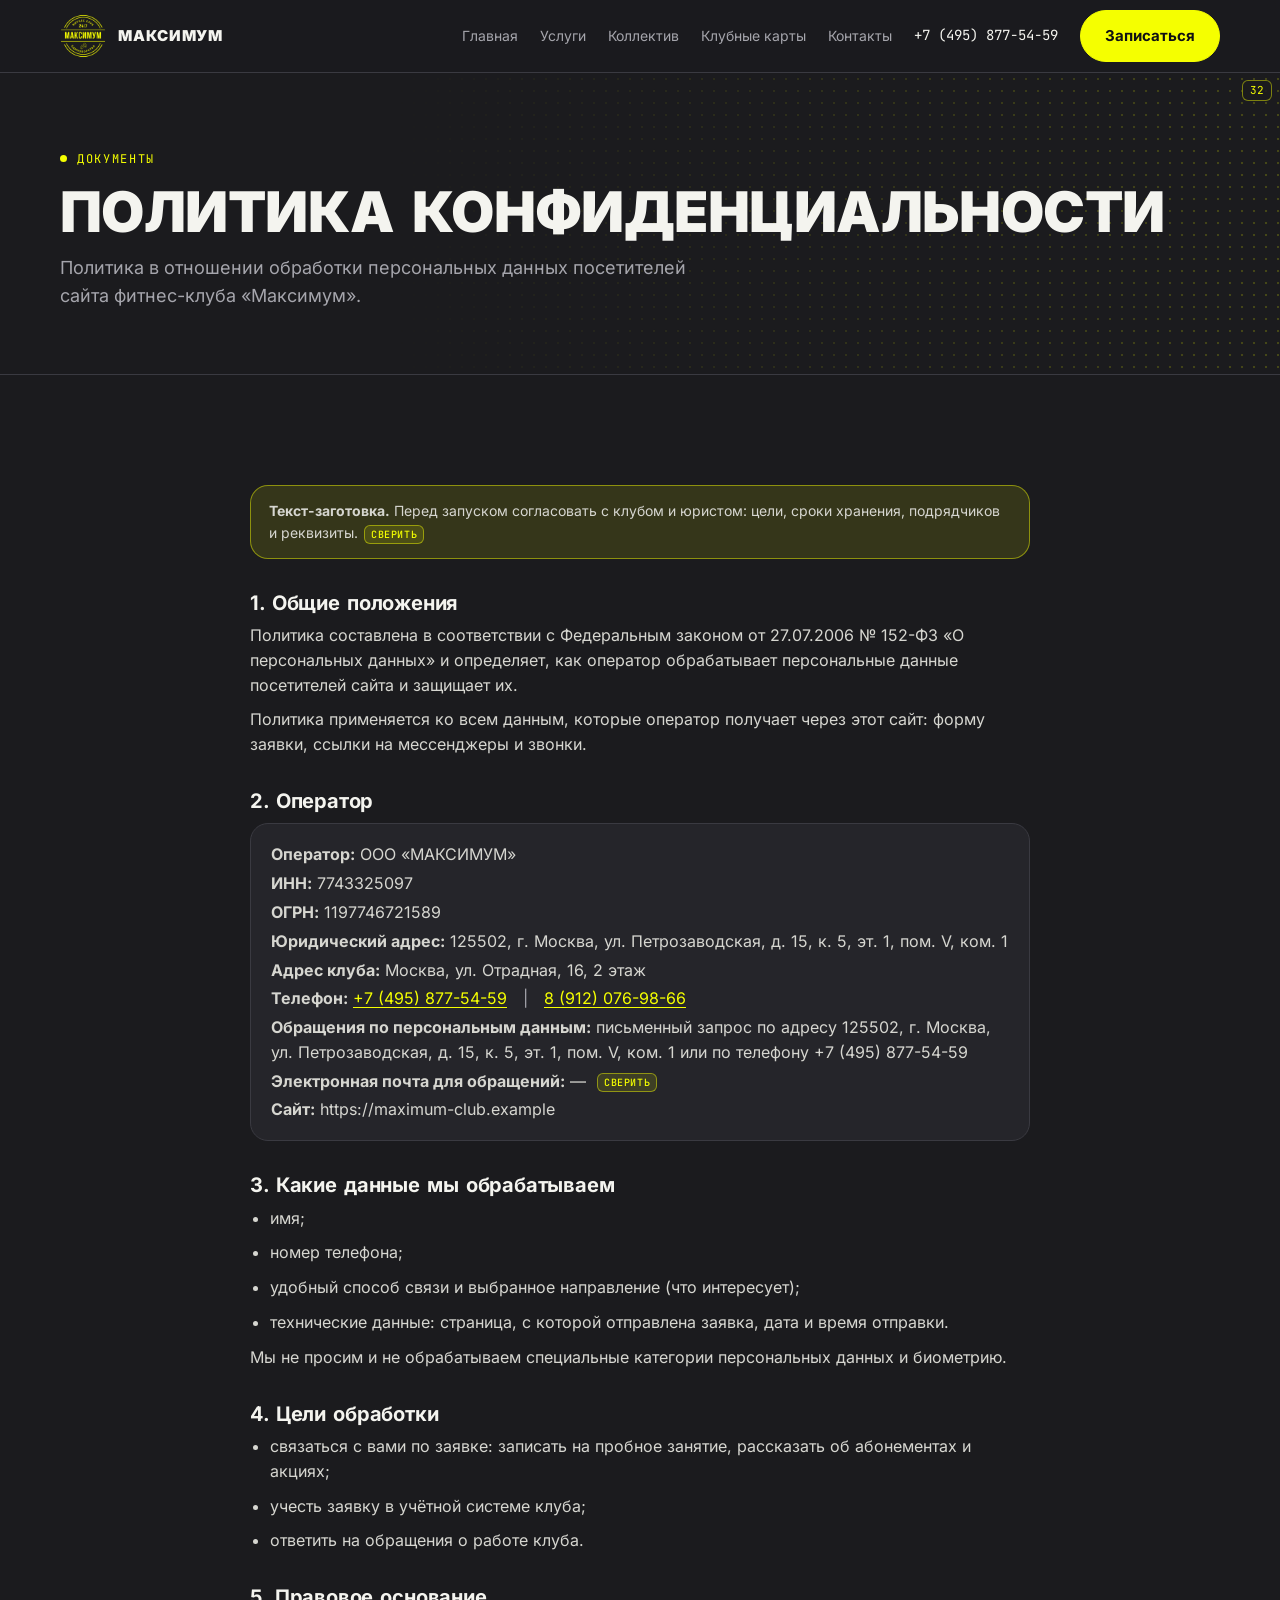
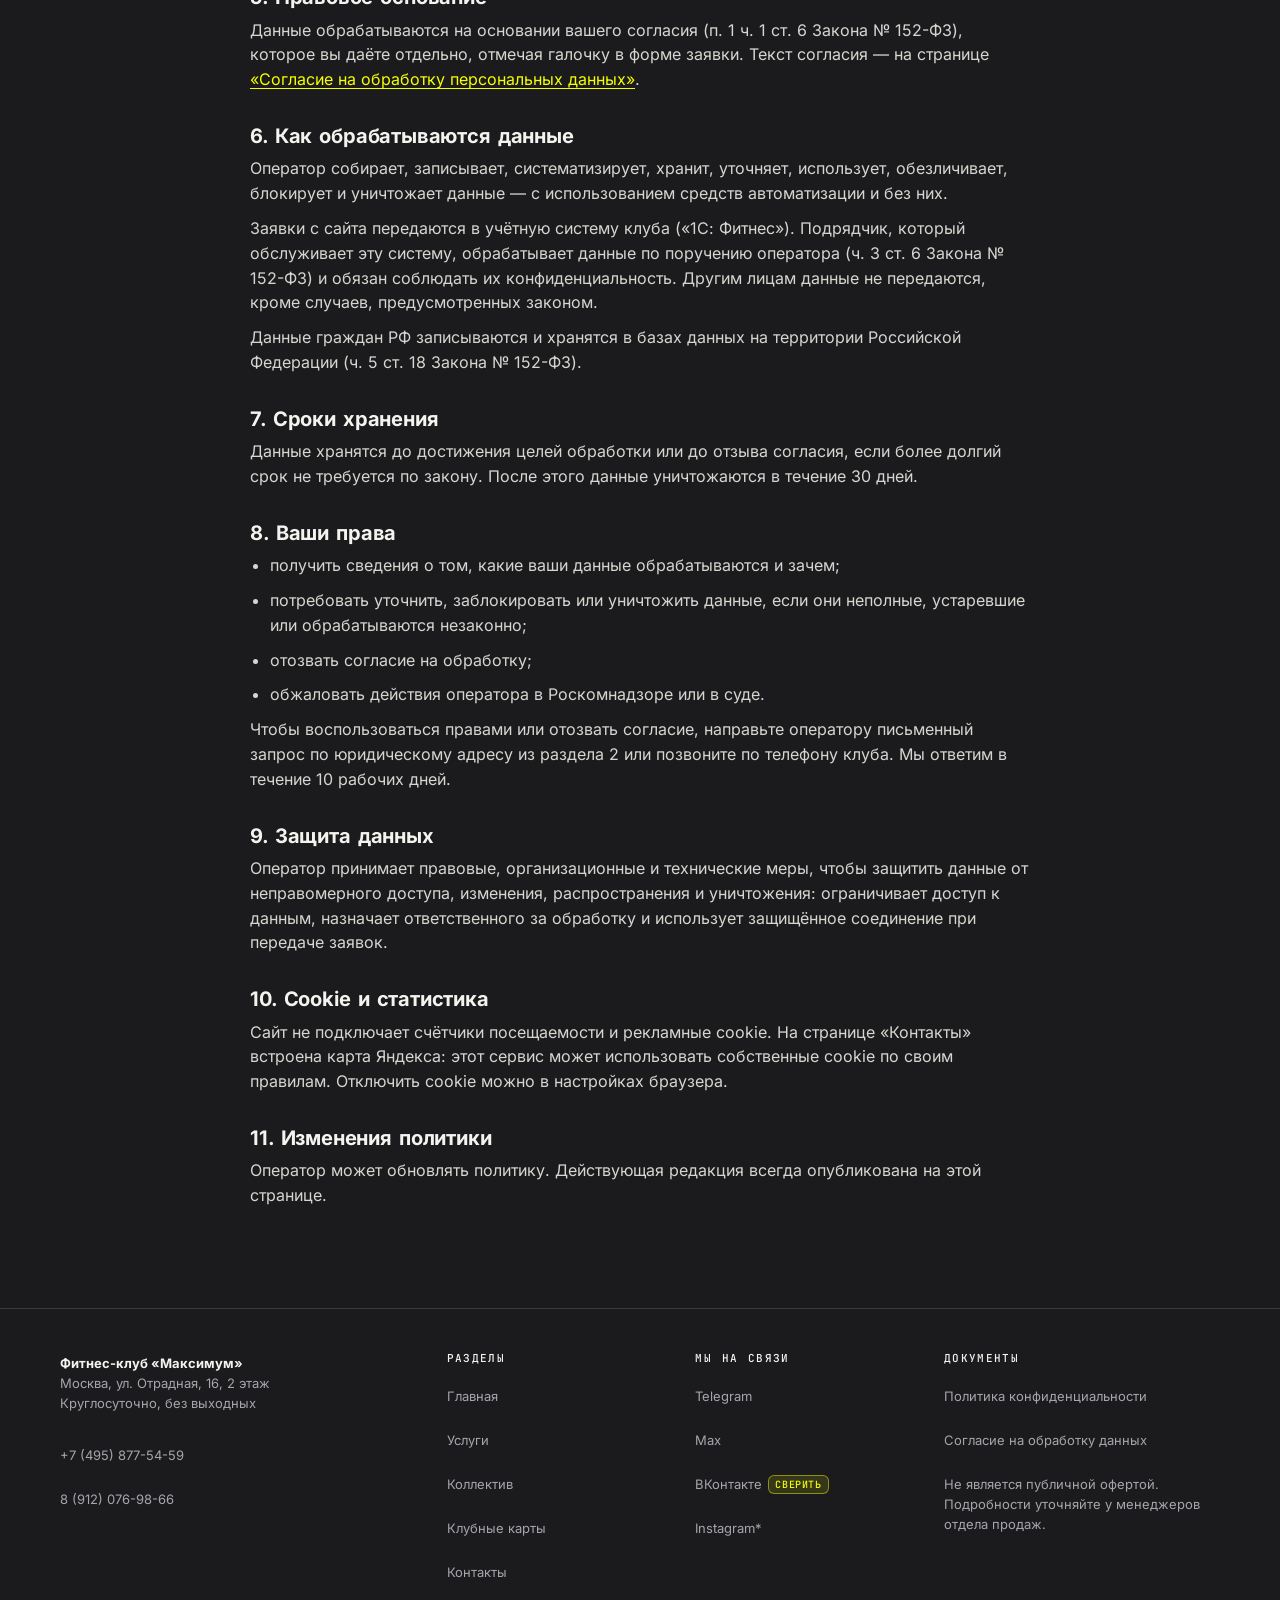
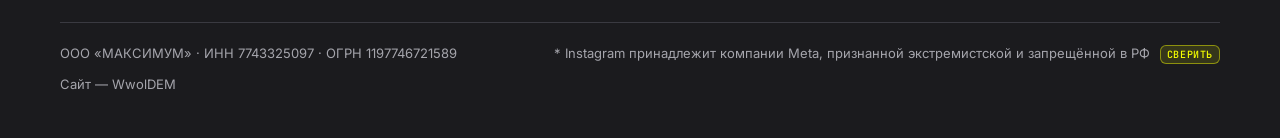
<file: privacy.html>
<!doctype html>
<html lang="ru">
<head>
<meta charset="utf-8">
<meta name="viewport" content="width=device-width, initial-scale=1, viewport-fit=cover">
<title>Политика конфиденциальности — фитнес-клуб «Максимум»</title>
<meta name="description" content="Как фитнес-клуб «Максимум» обрабатывает и защищает персональные данные посетителей сайта.">
<meta name="theme-color" content="#1b1b1e">
<!--club:head-->
<meta name="robots" content="noindex, nofollow">
<link rel="canonical" href="https://maximum-club.example/privacy.html">
<meta property="og:type" content="website">
<meta property="og:locale" content="ru_RU">
<meta property="og:site_name" content="Фитнес-клуб «Максимум»">
<meta property="og:title" content="Политика конфиденциальности — фитнес-клуб «Максимум»">
<meta property="og:description" content="Как фитнес-клуб «Максимум» обрабатывает и защищает персональные данные посетителей сайта.">
<meta property="og:url" content="https://maximum-club.example/privacy.html">
<meta property="og:image" content="https://maximum-club.example/assets/img/og.jpg">
<meta property="og:image:width" content="1200">
<meta property="og:image:height" content="630">
<meta name="twitter:card" content="summary_large_image">
<link rel="icon" href="assets/img/favicon-32.png" sizes="32x32" type="image/png">
<link rel="apple-touch-icon" href="assets/img/apple-touch-icon.png">
<!--/club:head-->
<link rel="stylesheet" href="assets/css/site.css?v=32">
</head>
<body data-tg="Здравствуйте! У меня вопрос по фитнес-клубу «Максимум»">
<a class="skip" href="#main">К содержанию</a>
<div class="ver" aria-hidden="true">32</div>

<header class="header">
  <div class="wrap">
    <a class="logo" href="index.html" aria-label="Фитнес-клуб «Максимум», на главную"><img src="assets/img/logo.png" alt="" width="46" height="46"><span>МАКСИМУМ</span></a>
    <nav class="nav" aria-label="Разделы сайта">
      <a href="index.html">Главная</a>
      <a href="uslugi.html">Услуги</a>
      <a href="kollektiv.html">Коллектив</a>
      <a href="opcii.html">Клубные карты</a>
      <a href="kontakty.html">Контакты</a>
    </nav>
    <!--club:header-phone--><a class="header-tel" href="tel:+74958775459">+7 (495) 877-54-59</a><!--/club:header-phone-->
    <a class="btn btn-y" href="kontakty.html?interest=trial#form">Записаться</a>
    <button class="burger" type="button" aria-label="Открыть меню" aria-expanded="false" aria-controls="mobile-menu"><span></span></button>
  </div>
</header>
<nav class="mobile-menu" id="mobile-menu" aria-label="Меню">
  <a href="index.html">Главная</a>
  <a href="uslugi.html">Услуги</a>
  <a href="kollektiv.html">Коллектив</a>
  <a href="opcii.html">Клубные карты</a>
  <a href="kontakty.html">Контакты</a>
  <a class="btn btn-y" href="kontakty.html?interest=trial#form">Записаться на пробное</a>
</nav>

<main id="main">
<section class="page-head" aria-labelledby="page-title">
  <div class="led-bg dots" aria-hidden="true"></div>
  <div class="wrap">
    <div class="eyebrow">Документы</div>
    <h1 class="h1" id="page-title">Политика конфиденциальности</h1>
    <p class="lead">Политика в отношении обработки персональных данных посетителей сайта фитнес-клуба «Максимум».</p>
  </div>
</section>

<section class="section" aria-label="Текст политики">
  <div class="wrap prose">
    <p class="doc-banner"><b>Текст-заготовка.</b> Перед запуском согласовать с клубом и юристом: цели, сроки хранения, подрядчиков и реквизиты.<span class="todo" title="Текст согласовать с клубом">сверить</span></p>

    <h2>1. Общие положения</h2>
    <p>Политика составлена в соответствии с Федеральным законом от 27.07.2006 № 152-ФЗ «О персональных данных» и определяет, как оператор обрабатывает персональные данные посетителей сайта и защищает их.</p>
    <p>Политика применяется ко всем данным, которые оператор получает через этот сайт: форму заявки, ссылки на мессенджеры и звонки.</p>

    <h2>2. Оператор</h2>
    <!--club:legal-requisites-->
      <ul class="requisites">
        <li><b>Оператор:</b> ООО «МАКСИМУМ»</li>
        <li><b>ИНН:</b> 7743325097</li>
        <li><b>ОГРН:</b> 1197746721589</li>
        <li><b>Юридический адрес:</b> 125502, г. Москва, ул. Петрозаводская, д. 15, к. 5, эт. 1, пом. V, ком. 1</li>
        <li><b>Адрес клуба:</b> Москва, ул. Отрадная, 16, 2 этаж</li>
        <li><b>Телефон:</b> <a href="tel:+74958775459">+7 (495) 877-54-59</a><span class="tel-sep" aria-hidden="true">|</span><a href="tel:+79120769866">8 (912) 076-98-66</a></li>
        <li><b>Обращения по персональным данным:</b> письменный запрос по адресу 125502, г. Москва, ул. Петрозаводская, д. 15, к. 5, эт. 1, пом. V, ком. 1 или по телефону +7 (495) 877-54-59</li>
        <li><b>Электронная почта для обращений:</b> — <span class="todo" title="Почту завести после выбора домена">сверить</span></li>
        <li><b>Сайт:</b> https://maximum-club.example</li>
      </ul>
      <!--/club:legal-requisites-->

    <h2>3. Какие данные мы обрабатываем</h2>
    <ul>
      <li>имя;</li>
      <li>номер телефона;</li>
      <li>удобный способ связи и выбранное направление (что интересует);</li>
      <li>технические данные: страница, с которой отправлена заявка, дата и время отправки.</li>
    </ul>
    <p>Мы не просим и не обрабатываем специальные категории персональных данных и биометрию.</p>

    <h2>4. Цели обработки</h2>
    <ul>
      <li>связаться с вами по заявке: записать на пробное занятие, рассказать об абонементах и акциях;</li>
      <li>учесть заявку в учётной системе клуба;</li>
      <li>ответить на обращения о работе клуба.</li>
    </ul>

    <h2>5. Правовое основание</h2>
    <p>Данные обрабатываются на основании вашего согласия (п. 1 ч. 1 ст. 6 Закона № 152-ФЗ), которое вы даёте отдельно, отмечая галочку в форме заявки. Текст согласия — на странице <a href="consent.html">«Согласие на обработку персональных данных»</a>.</p>

    <h2>6. Как обрабатываются данные</h2>
    <p>Оператор собирает, записывает, систематизирует, хранит, уточняет, использует, обезличивает, блокирует и уничтожает данные — с использованием средств автоматизации и без них.</p>
    <p>Заявки с сайта передаются в учётную систему клуба («1С: Фитнес»). Подрядчик, который обслуживает эту систему, обрабатывает данные по поручению оператора (ч. 3 ст. 6 Закона № 152-ФЗ) и обязан соблюдать их конфиденциальность. Другим лицам данные не передаются, кроме случаев, предусмотренных законом.</p>
    <p>Данные граждан РФ записываются и хранятся в базах данных на территории Российской Федерации (ч. 5 ст. 18 Закона № 152-ФЗ).</p>

    <h2>7. Сроки хранения</h2>
    <p>Данные хранятся до достижения целей обработки или до отзыва согласия, если более долгий срок не требуется по закону. После этого данные уничтожаются в течение 30 дней.</p>

    <h2>8. Ваши права</h2>
    <ul>
      <li>получить сведения о том, какие ваши данные обрабатываются и зачем;</li>
      <li>потребовать уточнить, заблокировать или уничтожить данные, если они неполные, устаревшие или обрабатываются незаконно;</li>
      <li>отозвать согласие на обработку;</li>
      <li>обжаловать действия оператора в Роскомнадзоре или в суде.</li>
    </ul>
    <p>Чтобы воспользоваться правами или отозвать согласие, направьте оператору письменный запрос по юридическому адресу из раздела 2 или позвоните по телефону клуба. Мы ответим в течение 10 рабочих дней.</p>

    <h2>9. Защита данных</h2>
    <p>Оператор принимает правовые, организационные и технические меры, чтобы защитить данные от неправомерного доступа, изменения, распространения и уничтожения: ограничивает доступ к данным, назначает ответственного за обработку и использует защищённое соединение при передаче заявок.</p>

    <h2>10. Cookie и статистика</h2>
    <p>Сайт не подключает счётчики посещаемости и рекламные cookie. На странице «Контакты» встроена карта Яндекса: этот сервис может использовать собственные cookie по своим правилам. Отключить cookie можно в настройках браузера.</p>

    <h2>11. Изменения политики</h2>
    <p>Оператор может обновлять политику. Действующая редакция всегда опубликована на этой странице.</p>
  </div>
</section>
</main>

<!--club:footer-->
<footer class="footer">
  <div class="wrap">
    <div>
      <b>Фитнес-клуб «Максимум»</b><br>
      Москва, ул. Отрадная, 16, 2 этаж<br>
      Круглосуточно, без выходных<br><br>
      <a href="tel:+74958775459">+7 (495) 877-54-59</a><br>
      <a href="tel:+79120769866">8 (912) 076-98-66</a>
    </div>
    <div>
      <h2>Разделы</h2>
      <ul class="footer-links">
        <li><a href="index.html">Главная</a></li>
        <li><a href="uslugi.html">Услуги</a></li>
        <li><a href="kollektiv.html">Коллектив</a></li>
        <li><a href="opcii.html">Клубные карты</a></li>
        <li><a href="kontakty.html">Контакты</a></li>
      </ul>
    </div>
    <div>
      <h2>Мы на связи</h2>
      <ul class="footer-links">
        <li><a data-tg href="https://t.me/maximum_otradnoe">Telegram</a></li>
        <li><a href="https://max.ru/u/f9LHodD0cOLThnOwlESvNaqsqRwsQmShuXo-hjKcUozW8xYT5xTaU2M9Jrw" target="_blank" rel="noopener">Max</a></li>
        <li><a href="https://vk.com/maximum_otradnoe" target="_blank" rel="noopener">ВКонтакте</a> <span class="todo" title="Страница не открылась при сборе данных">сверить</span></li>
        <li><a href="https://www.instagram.com/maximum_otradnoe" target="_blank" rel="noopener">Instagram*</a></li>
      </ul>
    </div>
    <div>
      <h2>Документы</h2>
      <ul class="footer-links">
        <li><a href="privacy.html">Политика конфиденциальности</a></li>
        <li><a href="consent.html">Согласие на обработку данных</a></li>
      </ul>
      <p style="margin-top:12px">Не является публичной офертой. Подробности уточняйте у менеджеров отдела продаж.</p>
    </div>
    <div class="legal">
      <span>ООО «МАКСИМУМ» · ИНН 7743325097 · ОГРН 1197746721589</span>
      <span>* Instagram принадлежит компании Meta, признанной экстремистской и запрещённой в РФ <span class="todo" title="Сверить формулировку с юристом клуба">сверить</span></span>
      <span>Сайт — WwolDEM</span>
    </div>
  </div>
</footer>
<!--/club:footer-->
<!--club:actionbar-->
<nav class="actionbar" aria-label="Быстрая связь">
  <a class="btn" href="tel:+74958775459"><svg viewBox="0 0 24 24" fill="none" stroke="currentColor" stroke-width="2" aria-hidden="true"><path d="M22 16.9v3a2 2 0 0 1-2.2 2 19.8 19.8 0 0 1-8.6-3.1 19.5 19.5 0 0 1-6-6A19.8 19.8 0 0 1 2.1 4.2 2 2 0 0 1 4.1 2h3a2 2 0 0 1 2 1.7c.1.9.4 1.8.7 2.7a2 2 0 0 1-.5 2.1L8 9.8a16 16 0 0 0 6 6l1.3-1.3a2 2 0 0 1 2.1-.4c.9.3 1.8.6 2.7.7a2 2 0 0 1 1.7 2z"/></svg>Звонок</a>
  <a class="btn" data-tg href="https://t.me/maximum_otradnoe"><svg class="ico-tg" viewBox="42 53 136 136" fill="currentColor" aria-hidden="true"><path fill-rule="evenodd" d="M54.3,118.8c35-15.2,58.3-25.3,70-30.2 c33.3-13.9,40.3-16.3,44.8-16.4c1,0,3.2,0.2,4.7,1.4c1.2,1,1.5,2.3,1.7,3.3s0.4,3.1,0.2,4.7c-1.8,19-9.6,65.1-13.6,86.3 c-1.7,9-5,12-8.2,12.3c-7,0.6-12.3-4.6-19-9c-10.6-6.9-16.5-11.2-26.8-18c-11.9-7.8-4.2-12.1,2.6-19.1c1.8-1.8,32.5-29.8,33.1-32.3 c0.1-0.3,0.1-1.5-0.6-2.1c-0.7-0.6-1.7-0.4-2.5-0.2c-1.1,0.2-17.9,11.4-50.6,33.5c-4.8,3.3-9.1,4.9-13,4.8 c-4.3-0.1-12.5-2.4-18.7-4.4c-7.5-2.4-13.5-3.7-13-7.9C45.7,123.3,48.7,121.1,54.3,118.8z"/></svg>Telegram</a>
  <a class="btn btn-y" href="kontakty.html?interest=trial#form">Заявка</a>
</nav>
<!--/club:actionbar-->
<!-- Яндекс Метрика (счётчик клуба 99974212) на запуске не подключается: ответственного нет, вернуться позже (см. CLAUDE.md) -->
<script src="assets/data/club.js?v=32" defer></script>
<script src="assets/js/site.js?v=32" defer></script>
</body>
</html>
</file>
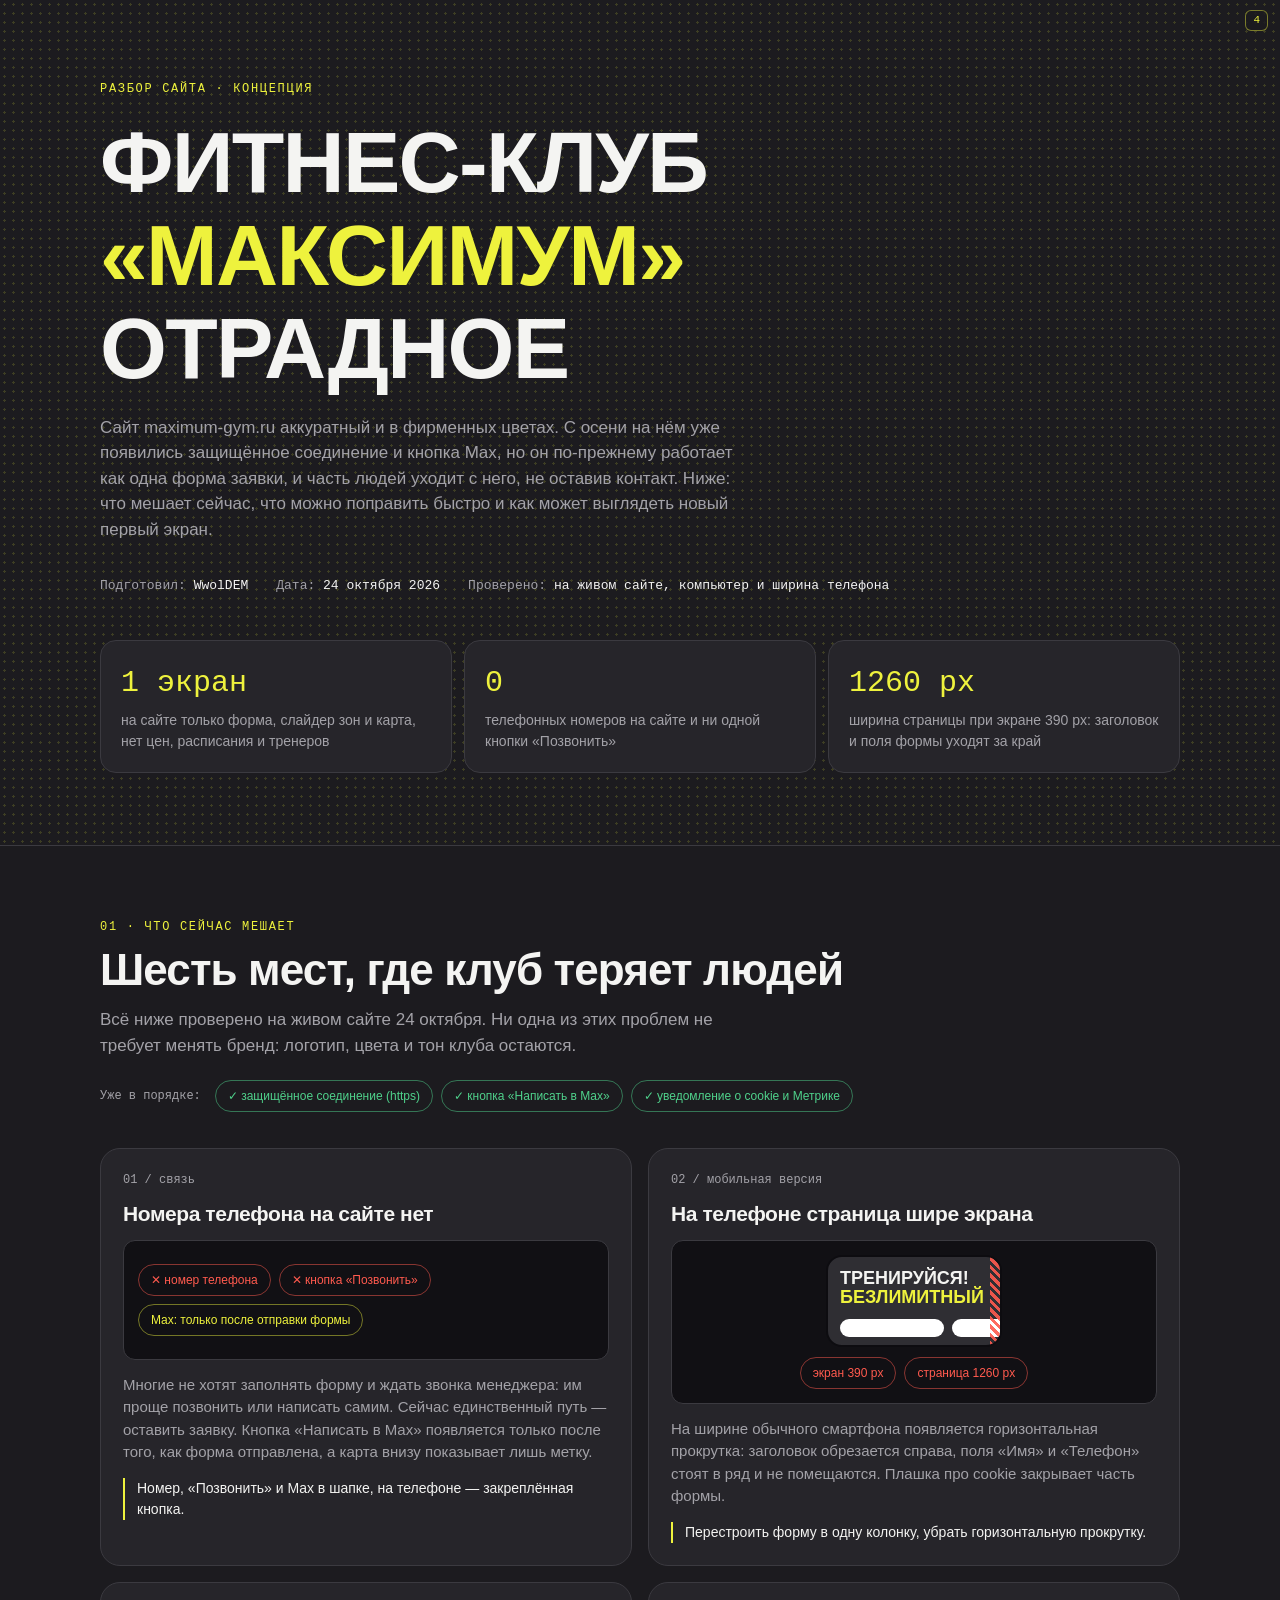
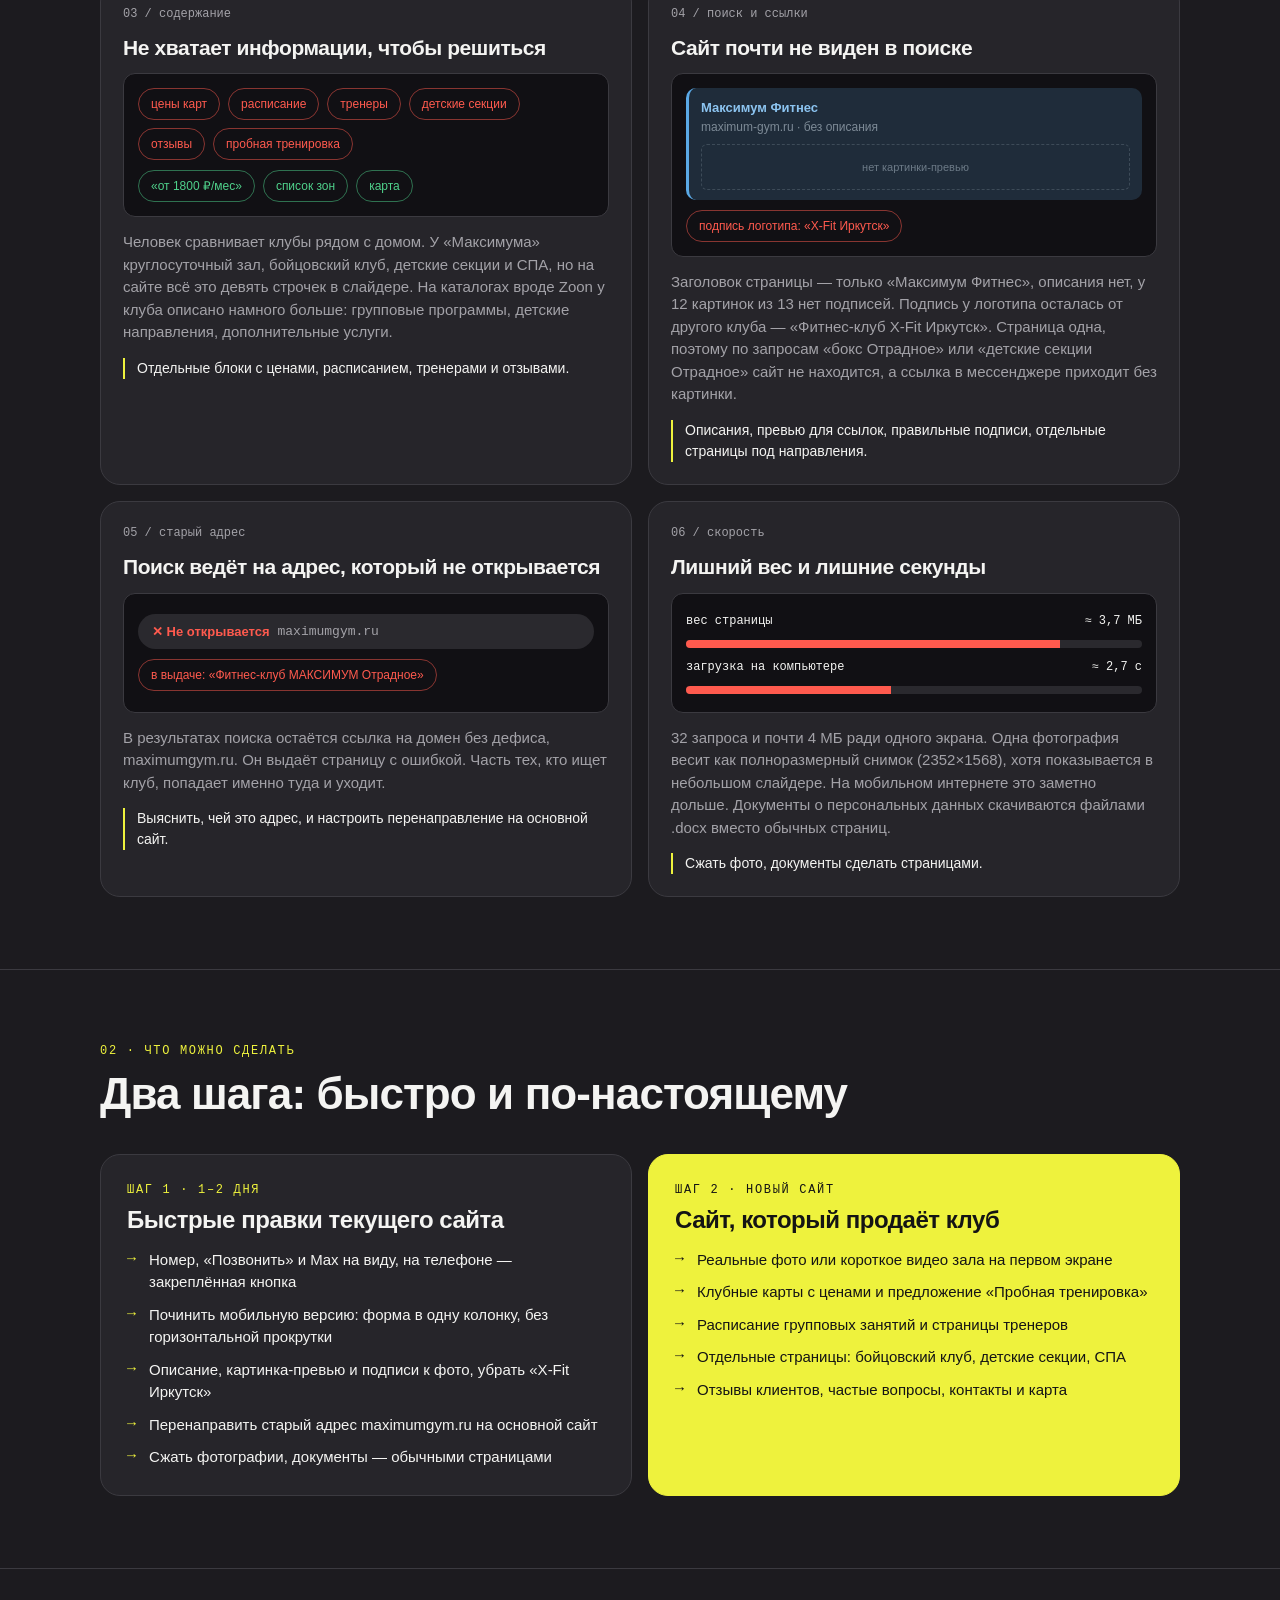
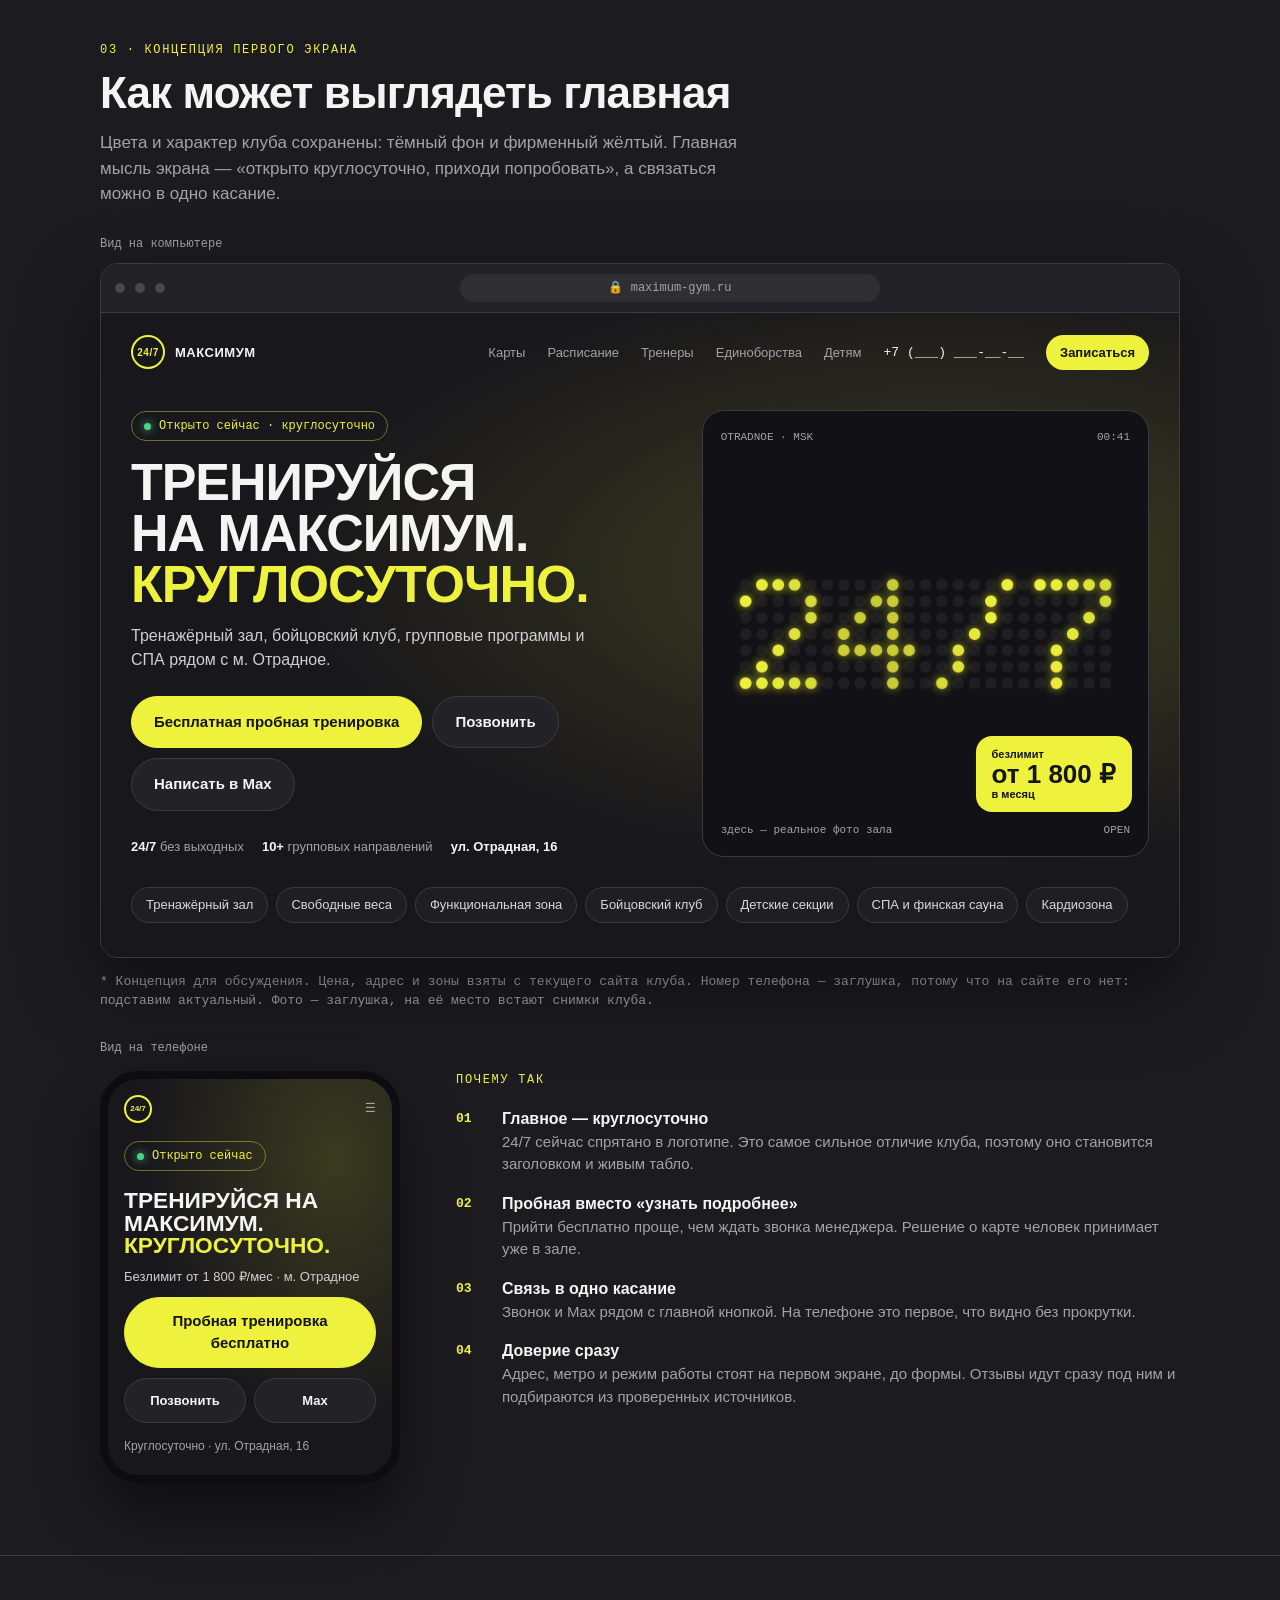
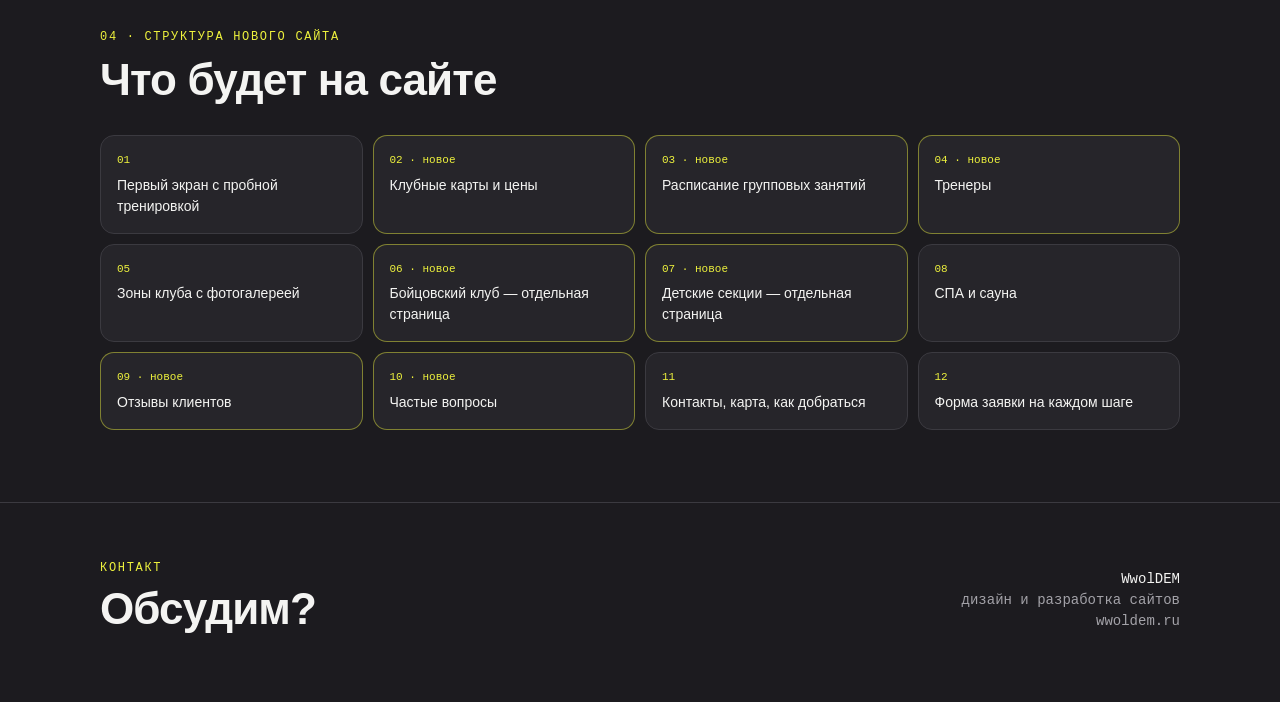
<file: razbor.html>
<!doctype html>
<html lang="ru">
<head>
<meta charset="utf-8">
<meta name="viewport" content="width=device-width, initial-scale=1">
<title>Разбор сайта «Максимум» · WwolDEM</title>
<meta name="robots" content="noindex, nofollow">
<meta name="description" content="Разбор сайта фитнес-клуба «Максимум» (Отрадное) и концепция первого экрана. Подготовил WwolDEM.">
<style>
:root{
  --bg:#1c1b1f; --panel:#26252a; --panel2:#2f2e33; --line:#3b3a40;
  --text:#f4f4f2; --muted:#a3a2a8; --y:#eef23d; --red:#ff5a4e; --green:#4fd18b;
  --mono:ui-monospace,"SF Mono",Menlo,Consolas,monospace;
  --sans:-apple-system,BlinkMacSystemFont,"Segoe UI",Inter,Roboto,Arial,sans-serif;
}
*{box-sizing:border-box;margin:0;padding:0}
html{scroll-behavior:smooth}
body{background:var(--bg);color:var(--text);font-family:var(--sans);line-height:1.5;-webkit-font-smoothing:antialiased}
.wrap{max-width:1120px;margin:0 auto;padding:0 20px}
section{padding:72px 0;border-top:1px solid var(--line)}
.tag{font-family:var(--mono);font-size:12px;letter-spacing:.14em;text-transform:uppercase;color:var(--y)}
h1,h2,h3{line-height:1.08;letter-spacing:-.02em}
h2{font-size:clamp(28px,4vw,44px);margin:10px 0 14px}
.lead{color:var(--muted);max-width:640px;font-size:17px}
.dots{background-image:radial-gradient(rgba(238,242,61,.16) 1.2px,transparent 1.3px);background-size:9px 9px}

/* cover */
.cover{padding:80px 0 72px;border-top:0;position:relative;overflow:hidden}
.cover h1{font-size:clamp(40px,7vw,86px);font-weight:800;margin:18px 0 20px;text-transform:uppercase}
.cover h1 em{font-style:normal;color:var(--y)}
.meta{display:flex;flex-wrap:wrap;gap:10px 28px;margin-top:34px;font-family:var(--mono);font-size:13px;color:var(--muted)}
.meta b{color:var(--text);font-weight:500}
.summary{display:grid;grid-template-columns:repeat(3,1fr);gap:12px;margin-top:44px}
.sum{background:var(--panel);border:1px solid var(--line);border-radius:16px;padding:20px}
.sum .n{font-family:var(--mono);font-size:30px;color:var(--y)}
.sum p{color:var(--muted);font-size:14px;margin-top:4px}

/* problems */
.grid{display:grid;grid-template-columns:repeat(2,1fr);gap:16px;margin-top:36px}
.card{background:var(--panel);border:1px solid var(--line);border-radius:20px;padding:22px;display:flex;flex-direction:column;gap:14px}
.card .num{font-family:var(--mono);font-size:12px;color:var(--muted)}
.card h3{font-size:21px}
.card p{color:var(--muted);font-size:15px}
.card .fix{font-size:14px;color:var(--text);border-left:2px solid var(--y);padding-left:12px}
.shot{background:#111014;border:1px solid var(--line);border-radius:12px;padding:14px;font-size:13px;min-height:120px;display:flex;flex-direction:column;justify-content:center;gap:10px}
.addr{display:flex;align-items:center;gap:8px;background:#2a292e;border-radius:999px;padding:8px 14px;font-family:var(--mono);font-size:13px}
.warn{color:var(--red);display:flex;align-items:center;gap:6px;font-family:var(--sans);font-weight:600}
.pill{display:inline-flex;align-items:center;gap:6px;border-radius:999px;padding:6px 12px;font-size:12px;border:1px solid var(--line);color:var(--muted)}
.pill.bad{border-color:rgba(255,90,78,.5);color:var(--red)}
.pill.ok{border-color:rgba(79,209,139,.5);color:var(--green)}
.row{display:flex;flex-wrap:wrap;gap:8px}
.bar{height:8px;border-radius:9px;background:#2a292e;overflow:hidden}
.bar i{display:block;height:100%;background:var(--red)}
.tgprev{background:#1f2c3a;border-radius:10px;padding:10px 12px;border-left:3px solid #5aa9e6;font-family:var(--sans)}
.tgprev .t{color:#8cc4f0;font-weight:600;font-size:13px}
.tgprev .d{color:#7d8a96;font-size:12px}
.tgprev .img{margin-top:8px;height:46px;border:1px dashed #3d4b58;border-radius:6px;display:flex;align-items:center;justify-content:center;color:#6c7a87;font-size:11px}
.phone-mini{width:150px;margin:0 auto;background:#2f2e33;border-radius:16px;padding:10px 0 12px;overflow:hidden;position:relative}
.phone-mini .logo{width:54px;height:54px;border-radius:50%;border:2px solid var(--y);margin-left:-18px;display:flex;align-items:center;justify-content:center;color:var(--y);font-size:8px;font-weight:800}
.phone-mini .sel{margin:10px 8px 0;background:#fff;color:#222;border-radius:12px;font-size:9px;padding:4px 8px;line-height:1.2;width:70%;height:22px;overflow:visible}
.phone-mini .ring{position:absolute;inset:6px auto auto 2px;width:40px;height:62px;border:2px dashed var(--red);border-radius:10px}
.phone-mini .ring2{position:absolute;left:4px;top:72px;width:112px;height:34px;border:2px dashed var(--red);border-radius:10px}

/* verified-ok strip + mini illustrations */
.okrow{display:flex;flex-wrap:wrap;align-items:center;gap:8px;margin-top:22px}
.okrow .l{font-family:var(--mono);font-size:12px;color:var(--muted);margin-right:6px}
.pill.neu{border-color:rgba(238,242,61,.45);color:var(--y)}
.clipdemo{position:relative;width:176px;height:92px;margin:0 auto;background:#2f2e33;border:2px solid #0d0c10;border-radius:16px;overflow:hidden}
.clipdemo .t{position:absolute;left:12px;top:12px;font-weight:900;font-size:18px;line-height:1.05;text-transform:uppercase;white-space:nowrap;color:var(--text)}
.clipdemo .t em{font-style:normal;color:var(--y)}
.clipdemo .f{position:absolute;top:62px;height:18px;border-radius:9px;background:#fff}
.clipdemo .cut{position:absolute;right:0;top:0;bottom:0;width:10px;background:repeating-linear-gradient(45deg,rgba(255,90,78,.9) 0 3px,transparent 3px 6px)}
/* plan */
.plan{display:grid;grid-template-columns:1fr 1fr;gap:16px;margin-top:36px}
.plan .col{background:var(--panel);border:1px solid var(--line);border-radius:20px;padding:26px}
.plan .col.hi{background:var(--y);color:#141414;border-color:var(--y)}
.plan .col.hi .tag,.plan .col.hi li::before{color:#141414}
.plan h3{font-size:24px;margin:8px 0 16px}
.plan ul{list-style:none;display:flex;flex-direction:column;gap:10px}
.plan li{padding-left:22px;position:relative;font-size:15px}
.plan li::before{content:"→";position:absolute;left:0;color:var(--y);font-family:var(--mono)}

/* concept */
.browser{margin-top:36px;border-radius:18px;overflow:hidden;border:1px solid var(--line);background:#111014;box-shadow:0 30px 80px rgba(0,0,0,.45)}
.chrome{display:flex;align-items:center;gap:10px;padding:10px 14px;background:#232227;border-bottom:1px solid var(--line)}
.chrome .d{width:10px;height:10px;border-radius:50%;background:#48474d}
.chrome .u{flex:1;max-width:420px;margin:0 auto;background:#2f2e33;border-radius:999px;padding:5px 14px;font-family:var(--mono);font-size:12px;color:var(--muted);text-align:center}
.chrome .u b{color:var(--green);font-weight:500}
.hero{position:relative;padding:22px 30px 34px;background:
  radial-gradient(ellipse at 78% 40%,rgba(238,242,61,.18),transparent 55%),#18171b;overflow:hidden}
.nav{display:flex;align-items:center;gap:22px;font-size:13px;color:var(--muted);position:relative;z-index:2}
.nav .brand{display:flex;align-items:center;gap:10px;color:var(--text);font-weight:800;letter-spacing:.04em;margin-right:auto}
.nav .brand i{width:34px;height:34px;border-radius:50%;border:2px solid var(--y);display:flex;align-items:center;justify-content:center;font-style:normal;color:var(--y);font-size:10px}
.nav .tel{color:var(--text);font-family:var(--mono);font-size:13px}
.nav .btn-s{background:var(--y);color:#141414;border-radius:999px;padding:8px 14px;font-weight:700}
.hgrid{display:grid;grid-template-columns:1.1fr .9fr;gap:24px;margin-top:40px;position:relative;z-index:2;align-items:center}
.live{display:inline-flex;align-items:center;gap:8px;font-family:var(--mono);font-size:12px;color:var(--y);border:1px solid rgba(238,242,61,.4);border-radius:999px;padding:5px 12px}
.live::before{content:"";width:7px;height:7px;border-radius:50%;background:var(--green);box-shadow:0 0 8px var(--green);animation:pulse 1.6s infinite}
@keyframes pulse{50%{opacity:.3}}
.hero h3{font-size:52px;overflow-wrap:anywhere;font-weight:900;text-transform:uppercase;margin:16px 0 14px;line-height:.98}
.hero h3 span{color:var(--y)}
.hero .sub{color:#cfcfd3;max-width:470px;font-size:16px}
.cta{display:flex;flex-wrap:wrap;gap:10px;margin-top:24px}
.btn{border-radius:999px;padding:14px 22px;font-weight:700;font-size:15px;border:1px solid var(--line);color:var(--text);background:#232227}
.btn.y{background:var(--y);color:#141414;border-color:var(--y)}
.trust{display:flex;flex-wrap:wrap;gap:18px;margin-top:26px;font-size:13px;color:var(--muted)}
.trust b{color:var(--text)}
.led{position:relative;aspect-ratio:1/1;border-radius:22px;border:1px solid var(--line);background:#121115;display:flex;flex-direction:column;justify-content:space-between;padding:18px;overflow:hidden}
.led canvas{width:100%;height:auto;display:block}
.led .cap{font-family:var(--mono);font-size:11px;color:var(--muted);display:flex;justify-content:space-between}
.price{position:absolute;right:16px;bottom:44px;background:var(--y);color:#141414;border-radius:16px;padding:12px 16px;font-weight:800;line-height:1.1}
.price small{display:block;font-weight:600;font-size:11px}
.price b{font-size:26px}
.zones{display:flex;flex-wrap:wrap;gap:8px;margin-top:30px;position:relative;z-index:2}
.zones span{border:1px solid var(--line);background:rgba(255,255,255,.03);border-radius:999px;padding:7px 14px;font-size:13px;color:#d8d8dc}
.note{margin-top:14px;font-size:13px;color:var(--muted);font-family:var(--mono)}

.mobile-row{display:grid;grid-template-columns:320px 1fr;gap:36px;margin-top:40px;align-items:start}
.phone{container-type:inline-size;width:300px;max-width:100%;border-radius:38px;border:8px solid #0d0c10;background:#18171b;overflow:hidden;box-shadow:0 30px 60px rgba(0,0,0,.45)}
.phone .in{padding:16px 16px 20px;background:radial-gradient(ellipse at 80% 20%,rgba(238,242,61,.16),transparent 60%)}
.phone .top{display:flex;justify-content:space-between;align-items:center;font-size:12px}
.phone .top i{width:28px;height:28px;border-radius:50%;border:2px solid var(--y);display:flex;align-items:center;justify-content:center;font-style:normal;color:var(--y);font-size:8px;font-weight:800}
.phone h4{font-size:23px;font-size:clamp(18px,8cqi,24px);overflow-wrap:anywhere;font-weight:900;text-transform:uppercase;line-height:1;margin:18px 0 10px}
.phone h4 span{color:var(--y)}
.phone p{font-size:13px;color:#cfcfd3}
.phone .btn{display:block;text-align:center;margin-top:10px;padding:12px}
.phone .two{display:grid;grid-template-columns:1fr 1fr;gap:8px}
.phone .two .btn{font-size:13px}
.why ul{list-style:none;display:flex;flex-direction:column;gap:16px}
.why li{display:grid;grid-template-columns:34px 1fr;gap:12px}
.why li b{font-family:var(--mono);color:var(--y);font-size:13px;padding-top:2px}
.why li p{color:var(--muted);font-size:15px}
.why li strong{color:var(--text);display:block;font-size:16px}

/* map */
.map{display:grid;grid-template-columns:repeat(4,1fr);gap:10px;margin-top:32px}
.map div{background:var(--panel);border:1px solid var(--line);border-radius:14px;padding:16px;font-size:14px}
.map div span{display:block;font-family:var(--mono);font-size:11px;color:var(--y);margin-bottom:6px}
.map div.new{border-color:rgba(238,242,61,.45)}

footer{padding:56px 0 70px;border-top:1px solid var(--line)}
footer .f{display:flex;flex-wrap:wrap;justify-content:space-between;gap:20px;align-items:end}
footer h2{margin:8px 0 0}
footer .c{font-family:var(--mono);font-size:14px;color:var(--muted);text-align:right}
footer .c b{color:var(--text);font-weight:500}

@media (max-width:860px){
  .grid,.plan,.mobile-row{grid-template-columns:1fr}
  .summary{grid-template-columns:1fr}
  .map{grid-template-columns:1fr 1fr}
  .phone{margin:0 auto}
  footer .c{text-align:left}
}
@media (max-width:520px){
  .map{grid-template-columns:1fr}
}
/* desktop mock keeps its desktop layout and scales down on small screens */
.fit{position:relative;width:100%;margin-top:36px}
.fit-inner{width:1080px;transform-origin:0 0}
.fit .browser{margin-top:0}
.view-label{font-family:var(--mono);font-size:12px;color:var(--muted);margin-top:28px}
.view-label + .fit{margin-top:10px}
/* version marker */
.ver{position:fixed;top:10px;right:12px;z-index:50;font-family:var(--mono);font-size:11px;line-height:1;color:var(--y);border:1px solid rgba(238,242,61,.45);border-radius:6px;padding:4px 7px;background:rgba(28,27,31,.85);pointer-events:none}
</style>
</head>
<body>
<div class="ver" aria-hidden="true">4</div>

<!-- COVER -->
<header class="cover dots">
  <div class="wrap">
    <div class="tag">Разбор сайта · концепция</div>
    <h1>Фитнес-клуб<br><em>«Максимум»</em><br>Отрадное</h1>
    <p class="lead">Сайт maximum-gym.ru аккуратный и в фирменных цветах. С осени на нём уже появились защищённое соединение и кнопка Max, но он по-прежнему работает как одна форма заявки, и часть людей уходит с него, не оставив контакт. Ниже: что мешает сейчас, что можно поправить быстро и как может выглядеть новый первый экран.</p>
    <div class="meta">
      <span>Подготовил: <b>WwolDEM</b></span>
      <span>Дата: <b>24 октября 2026</b></span>
      <span>Проверено: <b>на живом сайте, компьютер и ширина телефона</b></span>
    </div>
    <div class="summary">
      <div class="sum"><div class="n">1 экран</div><p>на сайте только форма, слайдер зон и карта, нет цен, расписания и тренеров</p></div>
      <div class="sum"><div class="n">0</div><p>телефонных номеров на сайте и ни одной кнопки «Позвонить»</p></div>
      <div class="sum"><div class="n">1260 px</div><p>ширина страницы при экране 390 px: заголовок и поля формы уходят за край</p></div>
    </div>
  </div>
</header>

<!-- PROBLEMS -->
<section>
  <div class="wrap">
    <div class="tag">01 · Что сейчас мешает</div>
    <h2>Шесть мест, где клуб теряет людей</h2>
    <p class="lead">Всё ниже проверено на живом сайте 24 октября. Ни одна из этих проблем не требует менять бренд: логотип, цвета и тон клуба остаются.</p>
    <div class="okrow"><span class="l">Уже в порядке:</span><span class="pill ok">✓ защищённое соединение (https)</span><span class="pill ok">✓ кнопка «Написать в Max»</span><span class="pill ok">✓ уведомление о cookie и Метрике</span></div>

    <div class="grid">
      <article class="card">
        <div class="num">01 / связь</div>
        <h3>Номера телефона на сайте нет</h3>
        <div class="shot">
          <div class="row"><span class="pill bad">✕ номер телефона</span><span class="pill bad">✕ кнопка «Позвонить»</span><span class="pill neu">Max: только после отправки формы</span></div>
        </div>
        <p>Многие не хотят заполнять форму и ждать звонка менеджера: им проще позвонить или написать самим. Сейчас единственный путь — оставить заявку. Кнопка «Написать в Max» появляется только после того, как форма отправлена, а карта внизу показывает лишь метку.</p>
        <div class="fix">Номер, «Позвонить» и Max в шапке, на телефоне — закреплённая кнопка.</div>
      </article>

      <article class="card">
        <div class="num">02 / мобильная версия</div>
        <h3>На телефоне страница шире экрана</h3>
        <div class="shot">
          <div class="clipdemo"><div class="t">Тренируйся!<br><em>Безлимитный</em></div><div class="f" style="left:12px;width:104px"></div><div class="f" style="left:124px;width:104px"></div><div class="cut"></div></div>
          <div class="row" style="justify-content:center"><span class="pill bad">экран 390 px</span><span class="pill bad">страница 1260 px</span></div>
        </div>
        <p>На ширине обычного смартфона появляется горизонтальная прокрутка: заголовок обрезается справа, поля «Имя» и «Телефон» стоят в ряд и не помещаются. Плашка про cookie закрывает часть формы.</p>
        <div class="fix">Перестроить форму в одну колонку, убрать горизонтальную прокрутку.</div>
      </article>

      <article class="card">
        <div class="num">03 / содержание</div>
        <h3>Не хватает информации, чтобы решиться</h3>
        <div class="shot">
          <div class="row">
            <span class="pill bad">цены карт</span><span class="pill bad">расписание</span><span class="pill bad">тренеры</span>
            <span class="pill bad">детские секции</span><span class="pill bad">отзывы</span><span class="pill bad">пробная тренировка</span>
          </div>
          <div class="row"><span class="pill ok">«от 1800 ₽/мес»</span><span class="pill ok">список зон</span><span class="pill ok">карта</span></div>
        </div>
        <p>Человек сравнивает клубы рядом с домом. У «Максимума» круглосуточный зал, бойцовский клуб, детские секции и СПА, но на сайте всё это девять строчек в слайдере. На каталогах вроде Zoon у клуба описано намного больше: групповые программы, детские направления, дополнительные услуги.</p>
        <div class="fix">Отдельные блоки с ценами, расписанием, тренерами и отзывами.</div>
      </article>

      <article class="card">
        <div class="num">04 / поиск и ссылки</div>
        <h3>Сайт почти не виден в поиске</h3>
        <div class="shot">
          <div class="tgprev">
            <div class="t">Максимум Фитнес</div>
            <div class="d">maximum-gym.ru · без описания</div>
            <div class="img">нет картинки-превью</div>
          </div>
          <div class="row"><span class="pill bad">подпись логотипа: «X-Fit Иркутск»</span></div>
        </div>
        <p>Заголовок страницы — только «Максимум Фитнес», описания нет, у 12 картинок из 13 нет подписей. Подпись у логотипа осталась от другого клуба — «Фитнес-клуб X-Fit Иркутск». Страница одна, поэтому по запросам «бокс Отрадное» или «детские секции Отрадное» сайт не находится, а ссылка в мессенджере приходит без картинки.</p>
        <div class="fix">Описания, превью для ссылок, правильные подписи, отдельные страницы под направления.</div>
      </article>

      <article class="card">
        <div class="num">05 / старый адрес</div>
        <h3>Поиск ведёт на адрес, который не открывается</h3>
        <div class="shot">
          <div class="addr"><span class="warn">✕ Не открывается</span><span style="color:var(--muted)">maximumgym.ru</span></div>
          <div class="row"><span class="pill bad">в выдаче: «Фитнес-клуб МАКСИМУМ Отрадное»</span></div>
        </div>
        <p>В результатах поиска остаётся ссылка на домен без дефиса, maximumgym.ru. Он выдаёт страницу с ошибкой. Часть тех, кто ищет клуб, попадает именно туда и уходит.</p>
        <div class="fix">Выяснить, чей это адрес, и настроить перенаправление на основной сайт.</div>
      </article>

      <article class="card">
        <div class="num">06 / скорость</div>
        <h3>Лишний вес и лишние секунды</h3>
        <div class="shot">
          <div style="display:flex;justify-content:space-between;font-family:var(--mono);font-size:12px"><span>вес страницы</span><span>≈ 3,7 МБ</span></div>
          <div class="bar"><i style="width:82%"></i></div>
          <div style="display:flex;justify-content:space-between;font-family:var(--mono);font-size:12px"><span>загрузка на компьютере</span><span>≈ 2,7 с</span></div>
          <div class="bar"><i style="width:45%"></i></div>
        </div>
        <p>32 запроса и почти 4 МБ ради одного экрана. Одна фотография весит как полноразмерный снимок (2352×1568), хотя показывается в небольшом слайдере. На мобильном интернете это заметно дольше. Документы о персональных данных скачиваются файлами .docx вместо обычных страниц.</p>
        <div class="fix">Сжать фото, документы сделать страницами.</div>
      </article>
    </div>
  </div>
</section>

<!-- PLAN -->
<section>
  <div class="wrap">
    <div class="tag">02 · Что можно сделать</div>
    <h2>Два шага: быстро и по-настоящему</h2>
    <div class="plan">
      <div class="col">
        <div class="tag">Шаг 1 · 1–2 дня</div>
        <h3>Быстрые правки текущего сайта</h3>
        <ul>
          <li>Номер, «Позвонить» и Max на виду, на телефоне — закреплённая кнопка</li>
          <li>Починить мобильную версию: форма в одну колонку, без горизонтальной прокрутки</li>
          <li>Описание, картинка-превью и подписи к фото, убрать «X-Fit Иркутск»</li>
          <li>Перенаправить старый адрес maximumgym.ru на основной сайт</li>
          <li>Сжать фотографии, документы — обычными страницами</li>
        </ul>
      </div>
      <div class="col hi">
        <div class="tag">Шаг 2 · новый сайт</div>
        <h3>Сайт, который продаёт клуб</h3>
        <ul>
          <li>Реальные фото или короткое видео зала на первом экране</li>
          <li>Клубные карты с ценами и предложение «Пробная тренировка»</li>
          <li>Расписание групповых занятий и страницы тренеров</li>
          <li>Отдельные страницы: бойцовский клуб, детские секции, СПА</li>
          <li>Отзывы клиентов, частые вопросы, контакты и карта</li>
        </ul>
      </div>
    </div>
  </div>
</section>

<!-- CONCEPT -->
<section>
  <div class="wrap">
    <div class="tag">03 · Концепция первого экрана</div>
    <h2>Как может выглядеть главная</h2>
    <p class="lead">Цвета и характер клуба сохранены: тёмный фон и фирменный жёлтый. Главная мысль экрана — «открыто круглосуточно, приходи попробовать», а связаться можно в одно касание.</p>

    <div class="view-label">Вид на компьютере</div>
    <div class="fit" id="fitDesk"><div class="fit-inner">
    <div class="browser" aria-label="Концепция первого экрана, вид на компьютере">
      <div class="chrome"><span class="d"></span><span class="d"></span><span class="d"></span><div class="u"><b>🔒</b> maximum-gym.ru</div></div>
      <div class="hero dots">
        <div class="nav">
          <div class="brand"><i>24/7</i>МАКСИМУМ</div>
          <a class="hide">Карты</a><a class="hide">Расписание</a><a class="hide">Тренеры</a><a class="hide">Единоборства</a><a class="hide">Детям</a>
          <span class="tel">+7 (___) ___-__-__</span>
          <span class="btn-s">Записаться</span>
        </div>
        <div class="hgrid">
          <div>
            <span class="live">Открыто сейчас · круглосуточно</span>
            <h3>Тренируйся<br>на максимум.<br><span>Круглосуточно.</span></h3>
            <p class="sub">Тренажёрный зал, бойцовский клуб, групповые программы и СПА рядом с м. Отрадное.</p>
            <div class="cta">
              <span class="btn y">Бесплатная пробная тренировка</span>
              <span class="btn">Позвонить</span>
              <span class="btn">Написать в Max</span>
            </div>
            <div class="trust"><span><b>24/7</b> без выходных</span><span><b>10+</b> групповых направлений</span><span><b>ул. Отрадная, 16</b></span></div>
          </div>
          <div class="led">
            <div class="cap"><span>OTRADNOE · MSK</span><span id="clock">--:--</span></div>
            <canvas id="led" width="480" height="300" aria-label="Табло 24/7 в стиле светодиодного экрана"></canvas>
            <div class="cap"><span>здесь — реальное фото зала</span><span>OPEN</span></div>
            <div class="price"><small>безлимит</small><b>от 1 800 ₽</b><small>в месяц</small></div>
          </div>
        </div>
        <div class="zones">
          <span>Тренажёрный зал</span><span>Свободные веса</span><span>Функциональная зона</span><span>Бойцовский клуб</span><span>Детские секции</span><span>СПА и финская сауна</span><span>Кардиозона</span>
        </div>
      </div>
    </div>
    </div></div>
    <p class="note">* Концепция для обсуждения. Цена, адрес и зоны взяты с текущего сайта клуба. Номер телефона — заглушка, потому что на сайте его нет: подставим актуальный. Фото — заглушка, на её место встают снимки клуба.</p>

    <div class="view-label">Вид на телефоне</div>
    <div class="mobile-row" style="margin-top:14px">
      <div class="phone" aria-label="Концепция первого экрана, вид на телефоне">
        <div class="in dots">
          <div class="top"><i>24/7</i><span style="font-family:var(--mono);color:var(--muted)">☰</span></div>
          <span class="live" style="margin-top:18px">Открыто сейчас</span>
          <h4>Тренируйся на максимум. <span>Круглосуточно.</span></h4>
          <p>Безлимит от 1 800 ₽/мес · м. Отрадное</p>
          <span class="btn y">Пробная тренировка бесплатно</span>
          <div class="two"><span class="btn">Позвонить</span><span class="btn">Max</span></div>
          <p style="margin-top:14px;font-size:12px;color:var(--muted)">Круглосуточно · ул. Отрадная, 16</p>
        </div>
      </div>
      <div class="why">
        <div class="tag" style="margin-bottom:18px">Почему так</div>
        <ul>
          <li><b>01</b><div><strong>Главное — круглосуточно</strong><p>24/7 сейчас спрятано в логотипе. Это самое сильное отличие клуба, поэтому оно становится заголовком и живым табло.</p></div></li>
          <li><b>02</b><div><strong>Пробная вместо «узнать подробнее»</strong><p>Прийти бесплатно проще, чем ждать звонка менеджера. Решение о карте человек принимает уже в зале.</p></div></li>
          <li><b>03</b><div><strong>Связь в одно касание</strong><p>Звонок и Max рядом с главной кнопкой. На телефоне это первое, что видно без прокрутки.</p></div></li>
          <li><b>04</b><div><strong>Доверие сразу</strong><p>Адрес, метро и режим работы стоят на первом экране, до формы. Отзывы идут сразу под ним и подбираются из проверенных источников.</p></div></li>
        </ul>
      </div>
    </div>
  </div>
</section>

<!-- SITE MAP -->
<section>
  <div class="wrap">
    <div class="tag">04 · Структура нового сайта</div>
    <h2>Что будет на сайте</h2>
    <div class="map">
      <div><span>01</span>Первый экран с пробной тренировкой</div>
      <div class="new"><span>02 · новое</span>Клубные карты и цены</div>
      <div class="new"><span>03 · новое</span>Расписание групповых занятий</div>
      <div class="new"><span>04 · новое</span>Тренеры</div>
      <div><span>05</span>Зоны клуба с фотогалереей</div>
      <div class="new"><span>06 · новое</span>Бойцовский клуб — отдельная страница</div>
      <div class="new"><span>07 · новое</span>Детские секции — отдельная страница</div>
      <div><span>08</span>СПА и сауна</div>
      <div class="new"><span>09 · новое</span>Отзывы клиентов</div>
      <div class="new"><span>10 · новое</span>Частые вопросы</div>
      <div><span>11</span>Контакты, карта, как добраться</div>
      <div><span>12</span>Форма заявки на каждом шаге</div>
    </div>
  </div>
</section>

<footer>
  <div class="wrap f">
    <div>
      <div class="tag">Контакт</div>
      <h2>Обсудим?</h2>
    </div>
    <div class="c">
      <div><b>WwolDEM</b></div>
      <div>дизайн и разработка сайтов</div>
      <div>wwoldem.ru</div>
    </div>
  </div>
</footer>

<script>
/* LED dot-matrix "24/7" board */
(function(){
  const c=document.getElementById('led'); if(!c) return;
  const x=c.getContext('2d');
  const F={ '2':["01110","10001","00001","00010","00100","01000","11111"],
            '4':["00010","00110","01010","10010","11111","00010","00010"],
            '/':["00001","00010","00010","00100","01000","01000","10000"],
            '7':["11111","00001","00010","00100","01000","01000","01000"]};
  const txt="24/7", cols=txt.length*6-1, rows=7;
  const W=c.width,H=c.height, s=Math.min(W/(cols+2),H/(rows+4)), ox=(W-cols*s)/2, oy=(H-rows*s)/2;
  let t=0;
  function draw(){
    x.clearRect(0,0,W,H);
    for(let ci=0;ci<cols;ci++)for(let r=0;r<rows;r++){
      const li=Math.floor(ci/6), cc=ci%6, g=F[txt[li]];
      const on = cc<5 && g[r][cc]==='1';
      const cx=ox+ci*s+s/2, cy=oy+r*s+s/2;
      const wave=.88+.12*Math.sin(t/14-ci*.35);
      x.beginPath(); x.arc(cx,cy,s*.36,0,Math.PI*2);
      if(on){ x.fillStyle=`rgba(238,242,61,${wave})`; x.shadowColor='rgba(238,242,61,.8)'; x.shadowBlur=s*.6; }
      else { x.fillStyle='rgba(255,255,255,.06)'; x.shadowBlur=0; }
      x.fill();
    }
    x.shadowBlur=0; t++;
    if(!matchMedia('(prefers-reduced-motion: reduce)').matches) requestAnimationFrame(draw);
  }
  draw();
  const k=document.getElementById('clock');
  function tick(){k.textContent=new Date().toLocaleTimeString('ru-RU',{timeZone:'Europe/Moscow',hour:'2-digit',minute:'2-digit'})}
  tick(); setInterval(tick,15000);
})();

/* scale the desktop mock to the available width */
(function(){
  const box=document.getElementById('fitDesk'); if(!box) return;
  const inner=box.firstElementChild, W=1080;
  function fit(){
    const s=Math.min(1, box.clientWidth/W);
    inner.style.transform='scale('+s+')';
    box.style.height=Math.ceil(inner.offsetHeight*s)+'px';
  }
  fit(); addEventListener('resize',fit); addEventListener('load',fit);
  if(window.ResizeObserver) new ResizeObserver(fit).observe(box);
})();
</script>
</body>
</html>
</file>
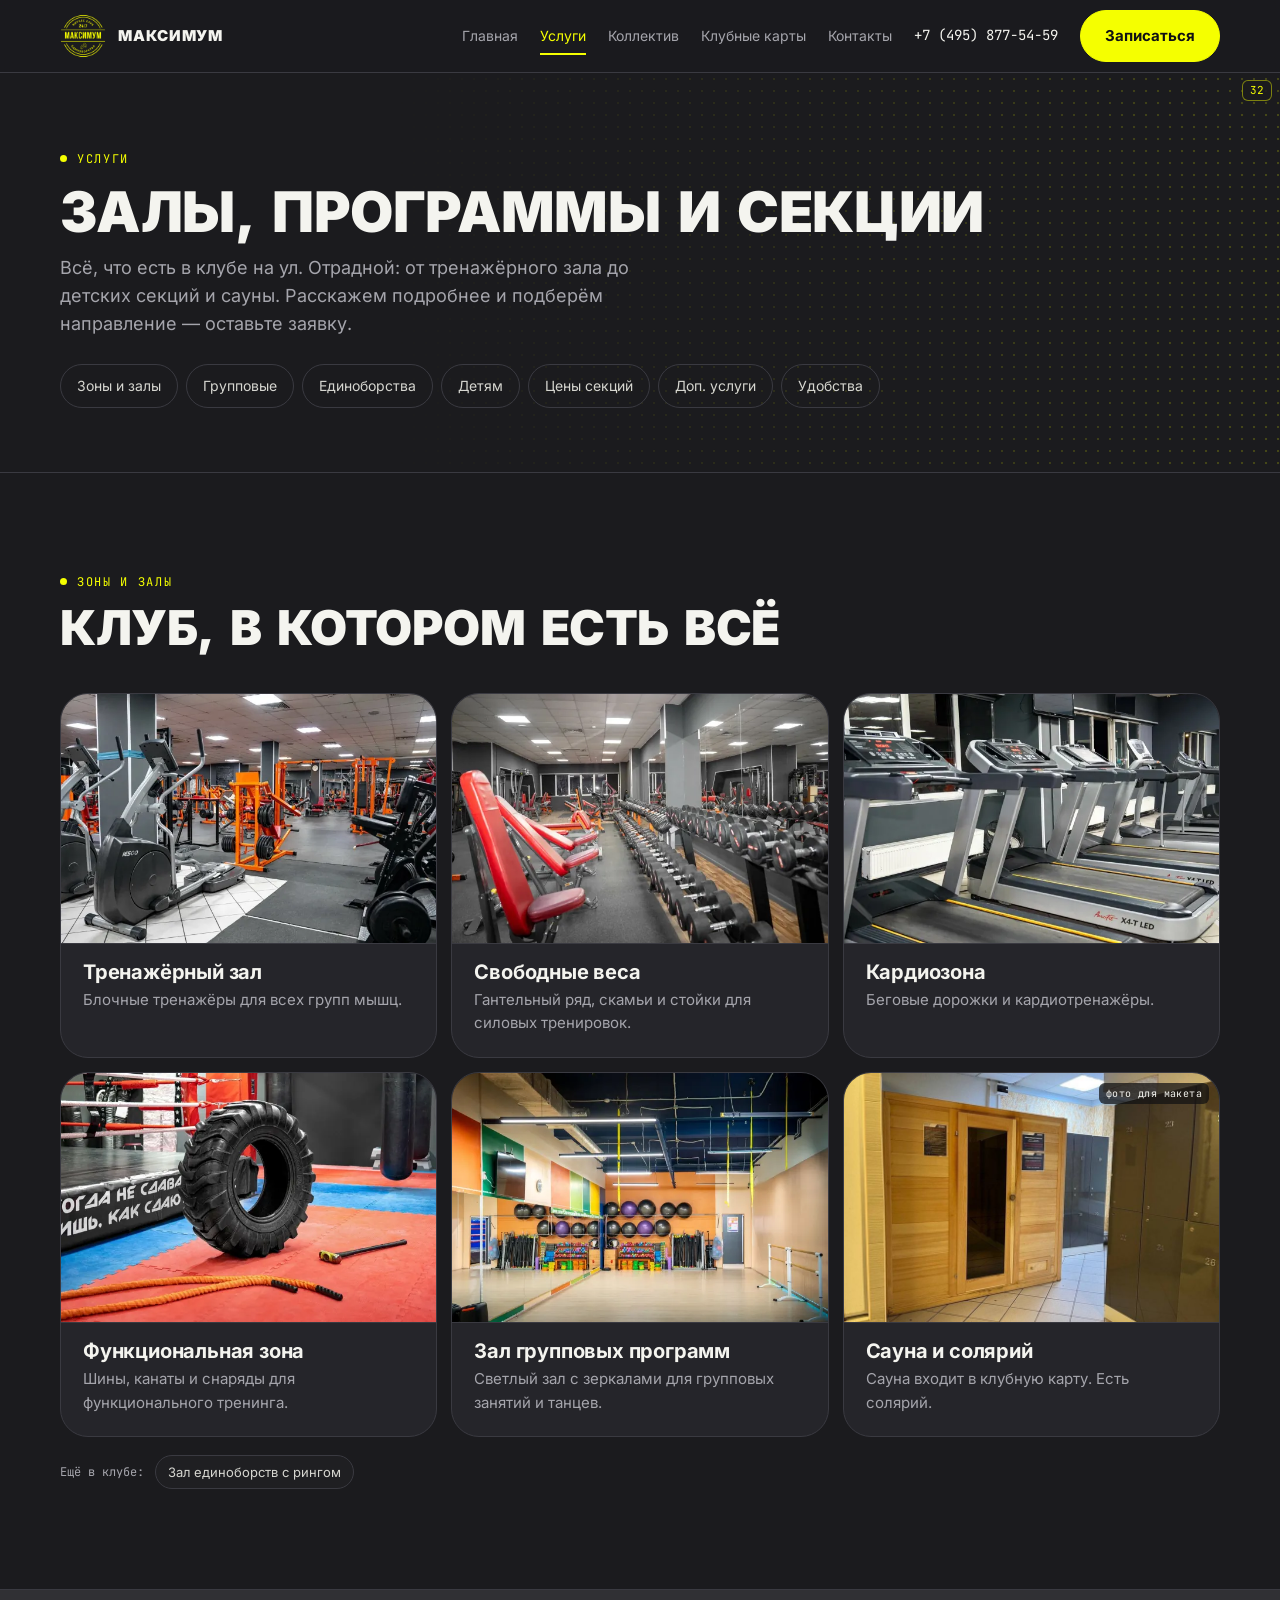
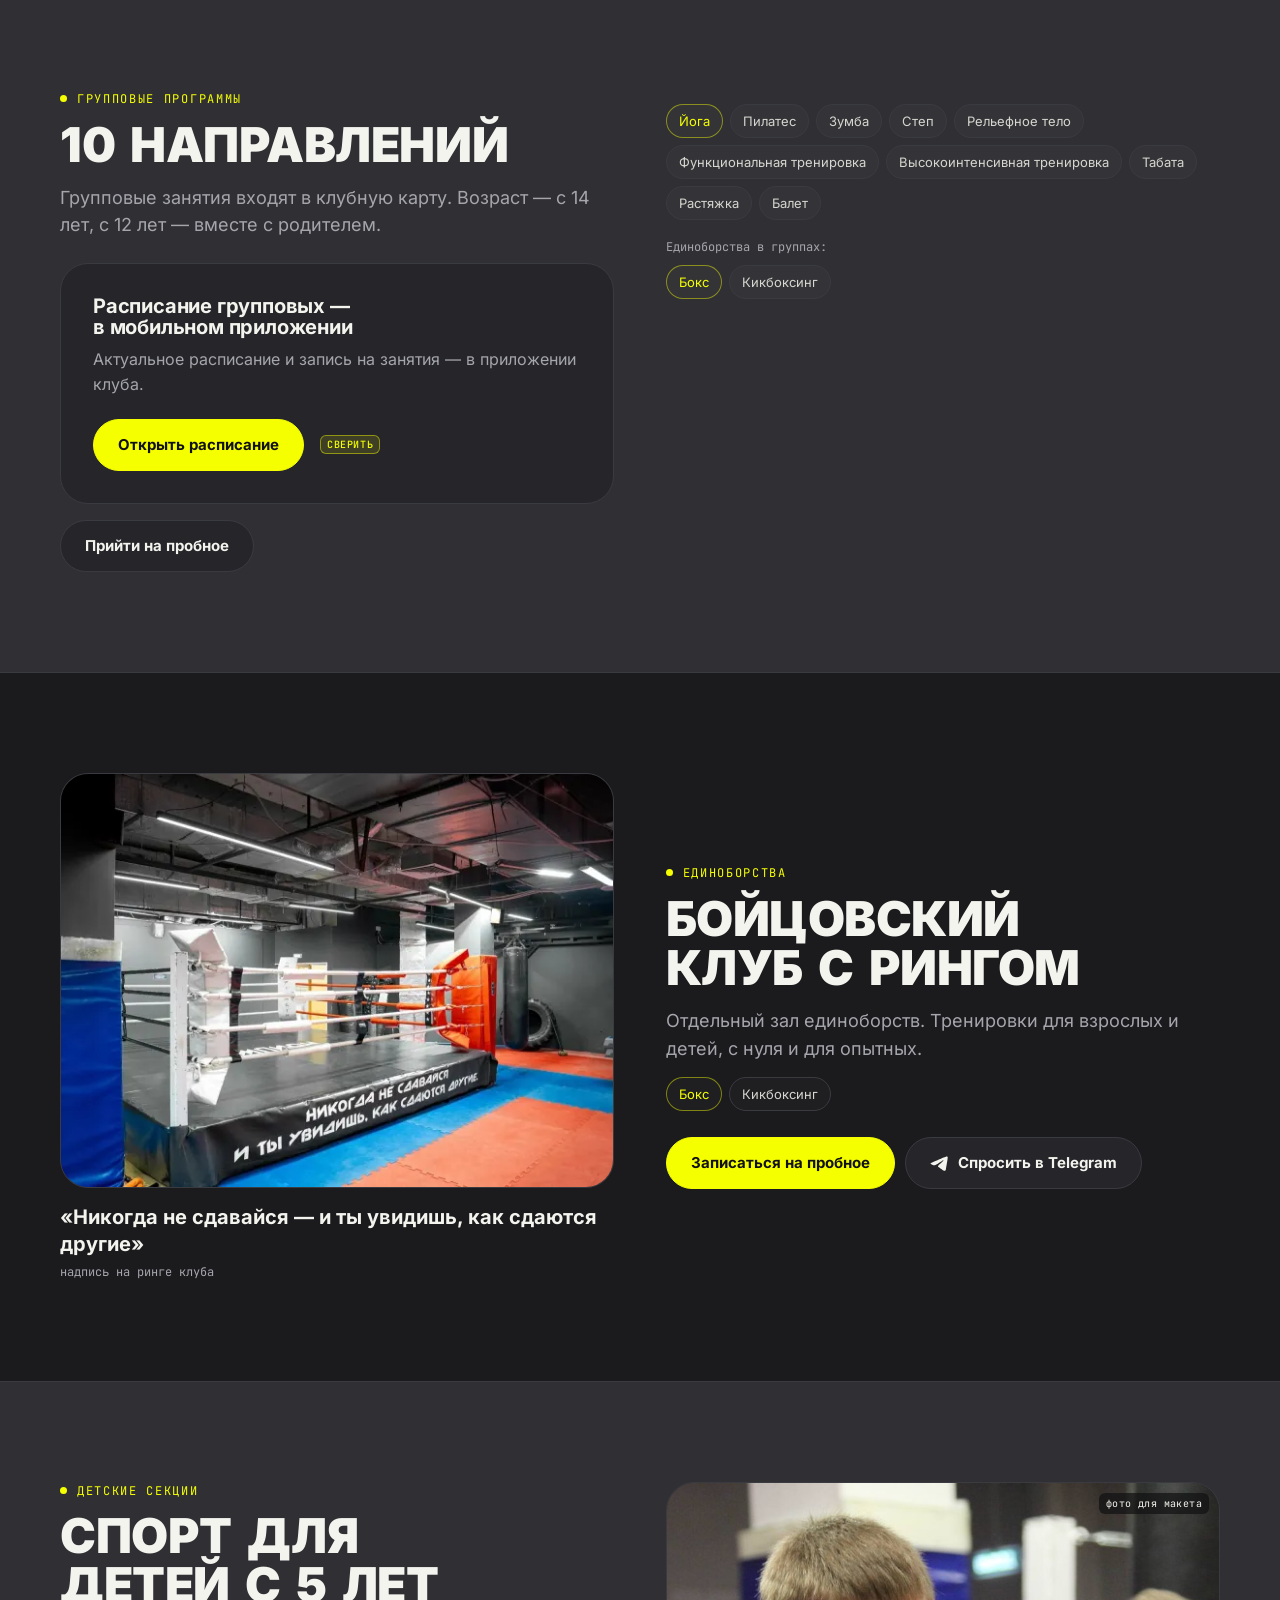
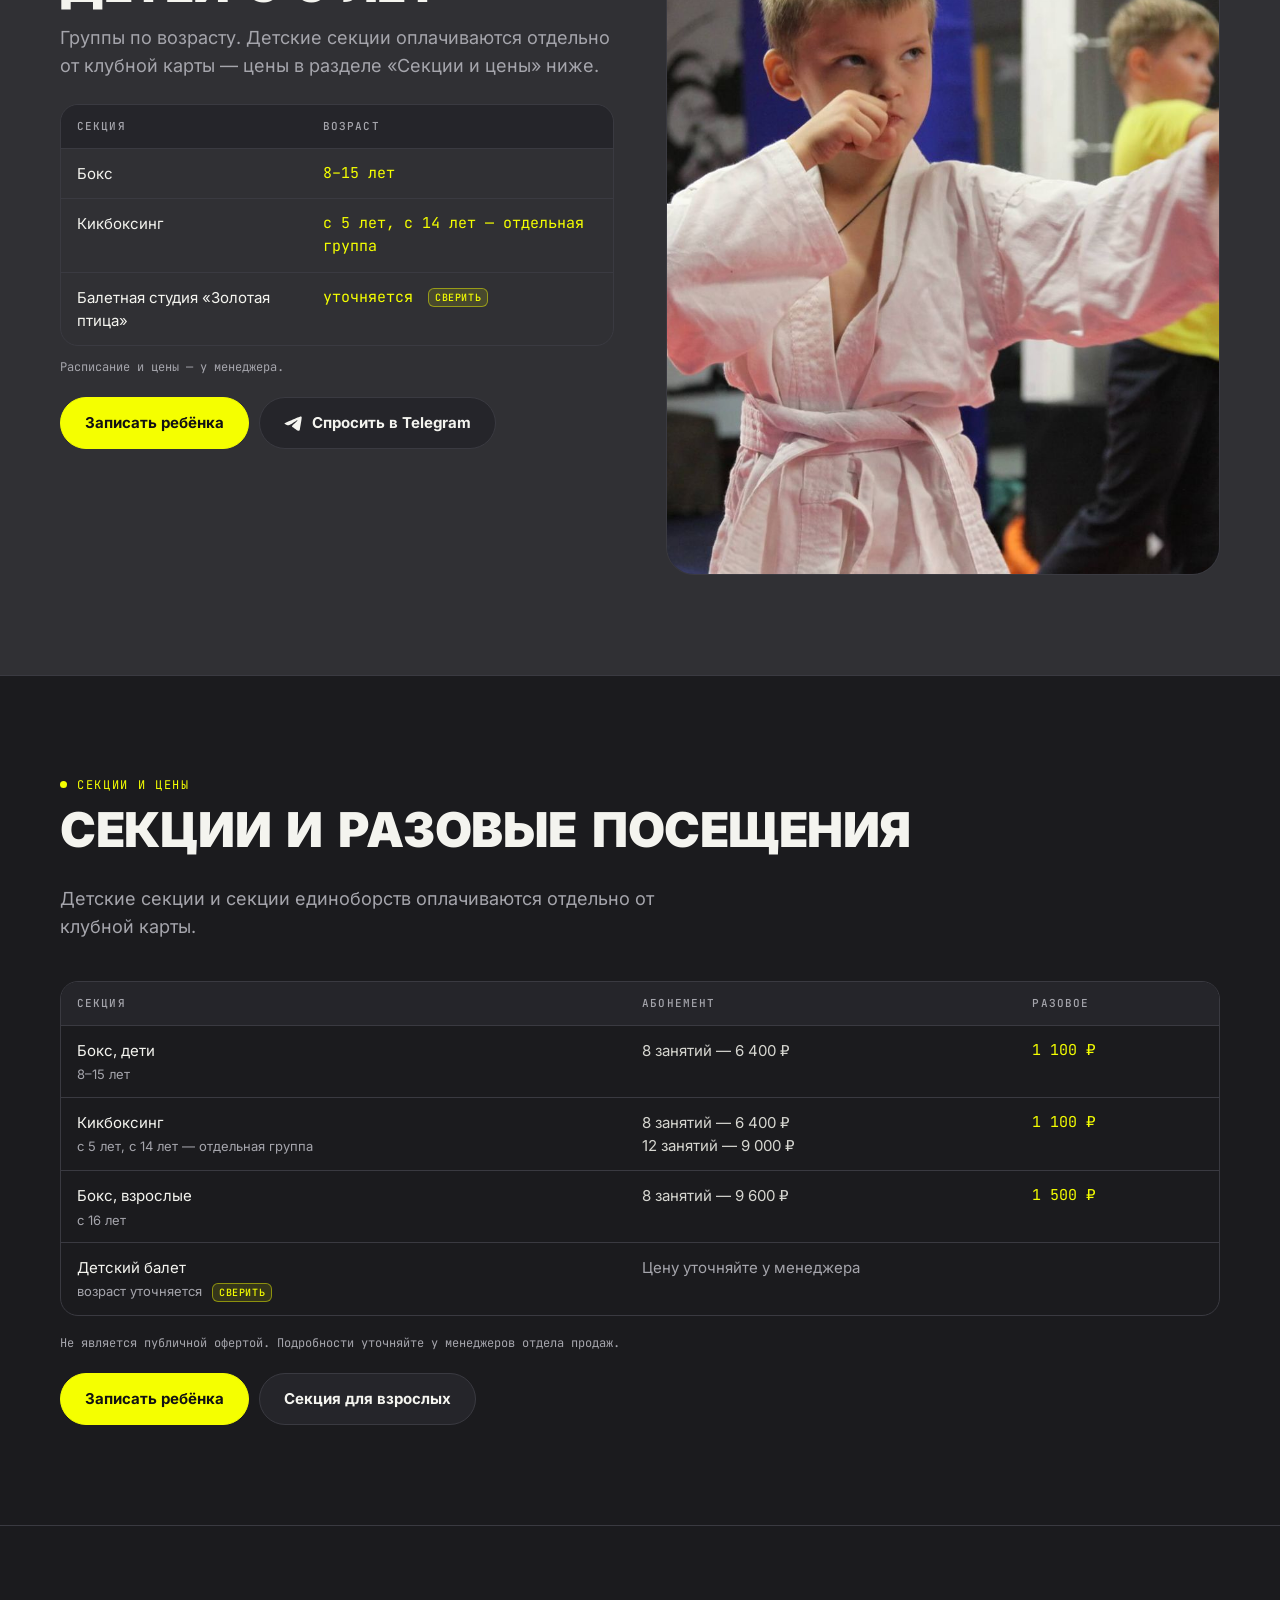
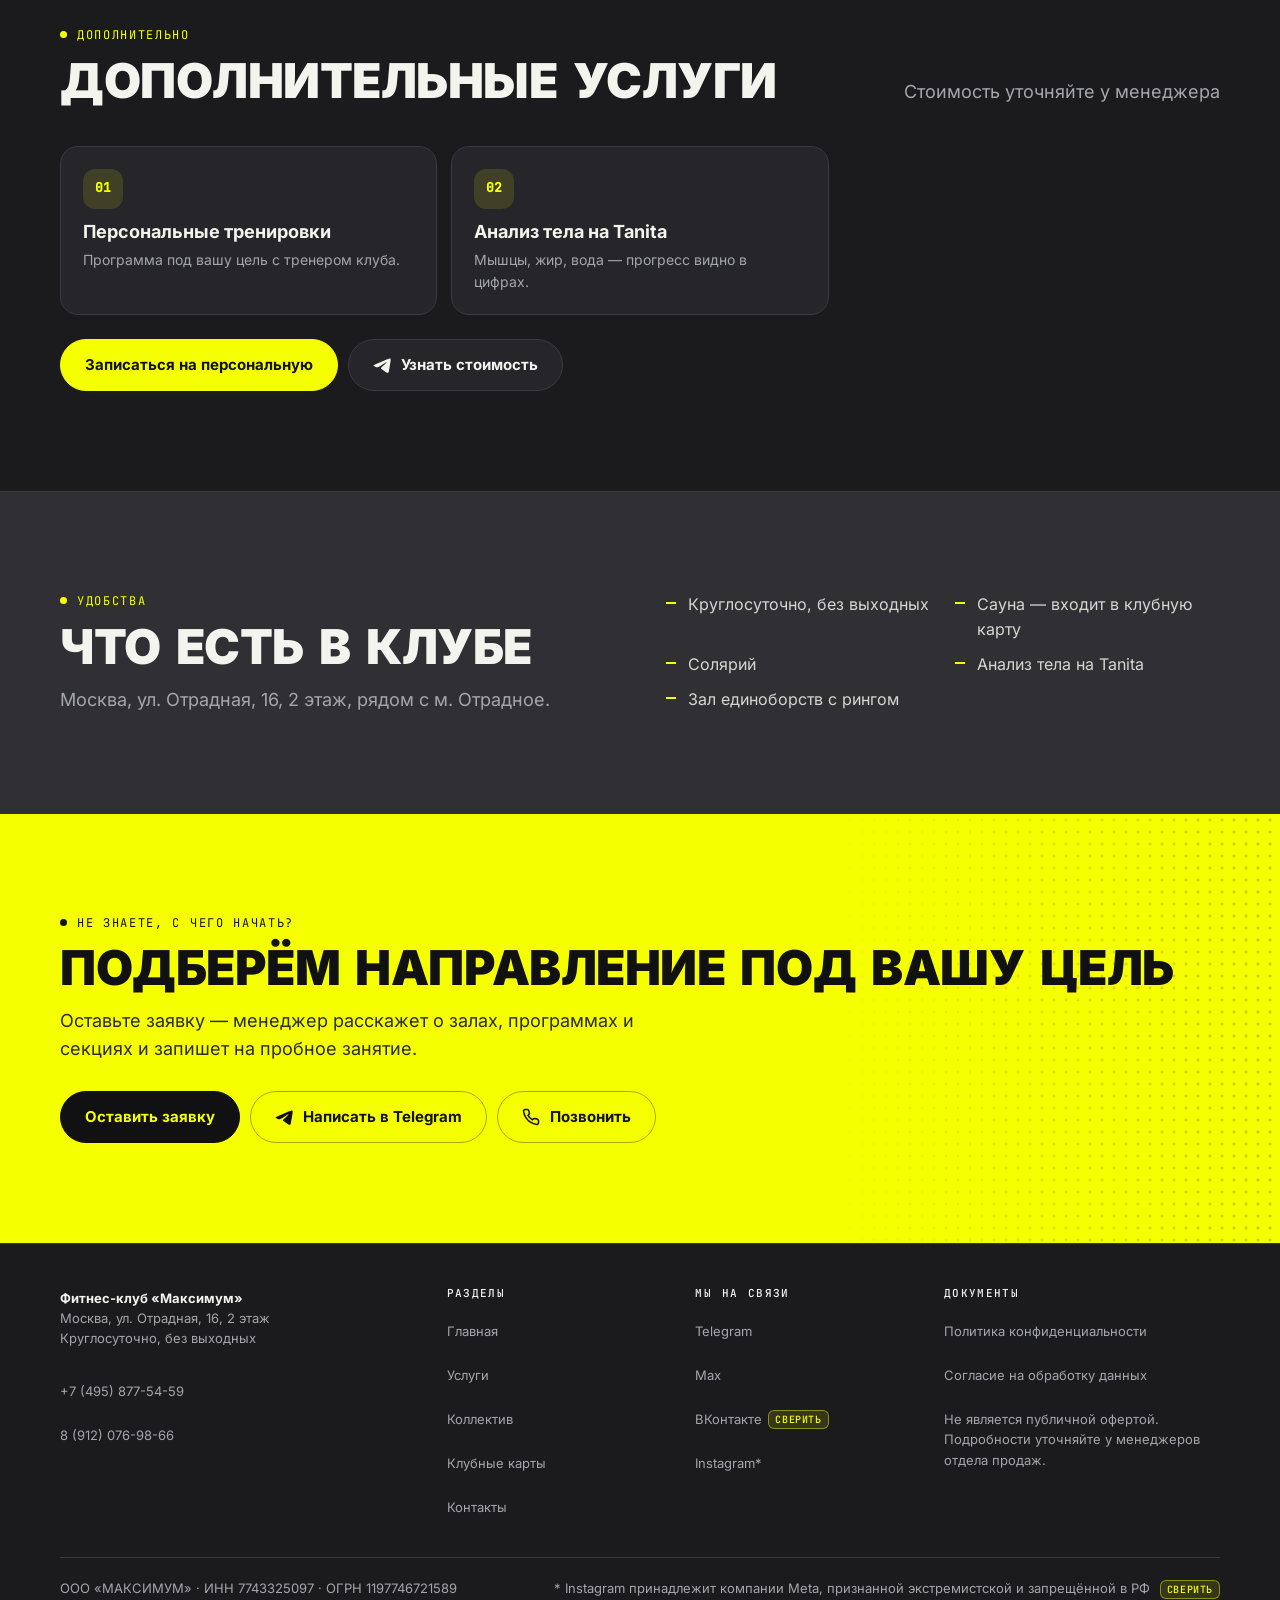
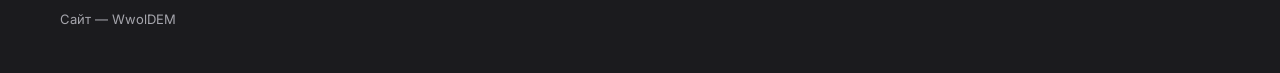
<file: uslugi.html>
<!doctype html>
<html lang="ru">
<head>
<meta charset="utf-8">
<meta name="viewport" content="width=device-width, initial-scale=1, viewport-fit=cover">
<title>Услуги — фитнес-клуб «Максимум», Отрадное</title>
<meta name="description" content="Зоны и залы, групповые программы, единоборства с рингом, детские секции с 5 лет, персональные тренировки, Tanita, сауна и солярий.">
<meta name="theme-color" content="#1b1b1e">
<!--club:head-->
<meta name="robots" content="noindex, nofollow">
<link rel="canonical" href="https://maximum-club.example/uslugi.html">
<meta property="og:type" content="website">
<meta property="og:locale" content="ru_RU">
<meta property="og:site_name" content="Фитнес-клуб «Максимум»">
<meta property="og:title" content="Услуги — фитнес-клуб «Максимум», Отрадное">
<meta property="og:description" content="Зоны и залы, групповые программы, единоборства с рингом, детские секции с 5 лет, персональные тренировки, Tanita, сауна и солярий.">
<meta property="og:url" content="https://maximum-club.example/uslugi.html">
<meta property="og:image" content="https://maximum-club.example/assets/img/og.jpg">
<meta property="og:image:width" content="1200">
<meta property="og:image:height" content="630">
<meta name="twitter:card" content="summary_large_image">
<link rel="icon" href="assets/img/favicon-32.png" sizes="32x32" type="image/png">
<link rel="apple-touch-icon" href="assets/img/apple-touch-icon.png">
<!--/club:head-->
<link rel="stylesheet" href="assets/css/site.css?v=32">
</head>
<body data-fx="calm" data-tg="Здравствуйте! Хочу узнать подробнее об услугах клуба «Максимум» и записаться на пробное занятие">
<a class="skip" href="#main">К содержанию</a>
<div class="ver" aria-hidden="true">32</div>

<header class="header">
  <div class="wrap">
    <a class="logo" href="index.html" aria-label="Фитнес-клуб «Максимум», на главную"><img src="assets/img/logo.png" alt="" width="46" height="46"><span>МАКСИМУМ</span></a>
    <nav class="nav" aria-label="Разделы сайта">
      <a href="index.html">Главная</a>
      <a href="uslugi.html" aria-current="page">Услуги</a>
      <a href="kollektiv.html">Коллектив</a>
      <a href="opcii.html">Клубные карты</a>
      <a href="kontakty.html">Контакты</a>
    </nav>
    <!--club:header-phone--><a class="header-tel" href="tel:+74958775459">+7 (495) 877-54-59</a><!--/club:header-phone-->
    <a class="btn btn-y" href="kontakty.html?interest=trial#form">Записаться</a>
    <button class="burger" type="button" aria-label="Открыть меню" aria-expanded="false" aria-controls="mobile-menu"><span></span></button>
  </div>
</header>
<nav class="mobile-menu" id="mobile-menu" aria-label="Меню">
  <a href="index.html">Главная</a>
  <a href="uslugi.html" aria-current="page">Услуги</a>
  <a href="kollektiv.html">Коллектив</a>
  <a href="opcii.html">Клубные карты</a>
  <a href="kontakty.html">Контакты</a>
  <a class="btn btn-y" href="kontakty.html?interest=trial#form">Записаться на пробное</a>
</nav>

<main id="main">
<section class="page-head" aria-labelledby="page-title">
  <div class="led-bg dots" aria-hidden="true"></div>
  <div class="wrap">
    <div class="eyebrow">Услуги</div>
    <h1 class="h1" id="page-title">Залы, программы и&nbsp;секции</h1>
    <p class="lead">Всё, что есть в клубе на ул. Отрадной: от тренажёрного зала до детских секций и сауны. Расскажем подробнее и подберём направление — оставьте заявку.</p>
    <nav class="subnav" aria-label="Разделы страницы">
      <a href="#zones">Зоны и залы</a>
      <a href="#group">Групповые</a>
      <a href="#fight">Единоборства</a>
      <a href="#kids">Детям</a>
      <a href="#prices">Цены секций</a>
      <a href="#extra">Доп. услуги</a>
      <a href="#comfort">Удобства</a>
    </nav>
  </div>
</section>

<!-- ЗОНЫ: фото с сайта клуба, низкое разрешение — нужна съёмка -->
<section class="section" id="zones" aria-labelledby="zones-title">
  <div class="wrap">
    <div class="section-head">
      <div>
        <div class="eyebrow">Зоны и залы</div>
        <h2 class="h2" id="zones-title">Клуб, в котором есть всё</h2>
      </div>
    </div>
<!--club:zones-->
    <div class="grid-3">
      <article class="zone">
        <div class="photo"><img src="assets/img/photos/hall-1280.webp" srcset="assets/img/photos/hall-640.webp 640w, assets/img/photos/hall-1280.webp 1280w" sizes="(max-width: 640px) 100vw, (max-width: 1080px) 50vw, 400px" width="1280" height="853" alt="Общий вид тренажёрного зала клуба" loading="lazy" decoding="async" data-photo="hall"></div>
        <div class="zone-body"><h3>Тренажёрный зал</h3><p>Блочные тренажёры для всех групп мышц.</p></div>
      </article>
      <article class="zone">
        <div class="photo"><img src="assets/img/photos/free-weights-1280.webp" srcset="assets/img/photos/free-weights-640.webp 640w, assets/img/photos/free-weights-1280.webp 1280w" sizes="(max-width: 640px) 100vw, (max-width: 1080px) 50vw, 400px" width="1280" height="853" alt="Зона свободных весов: гантельный ряд и скамьи" loading="lazy" decoding="async" data-photo="free-weights"></div>
        <div class="zone-body"><h3>Свободные веса</h3><p>Гантельный ряд, скамьи и стойки для силовых тренировок.</p></div>
      </article>
      <article class="zone">
        <div class="photo"><img src="assets/img/photos/cardio-1280.webp" srcset="assets/img/photos/cardio-640.webp 640w, assets/img/photos/cardio-1280.webp 1280w" sizes="(max-width: 640px) 100vw, (max-width: 1080px) 50vw, 400px" width="1280" height="853" alt="Кардиозона: беговые дорожки" loading="lazy" decoding="async" data-photo="cardio"></div>
        <div class="zone-body"><h3>Кардиозона</h3><p>Беговые дорожки и кардиотренажёры.</p></div>
      </article>
      <article class="zone">
        <div class="photo"><img src="assets/img/photos/functional-1280.webp" srcset="assets/img/photos/functional-640.webp 640w, assets/img/photos/functional-1280.webp 1280w" sizes="(max-width: 640px) 100vw, (max-width: 1080px) 50vw, 400px" width="1280" height="853" alt="Функциональная зона: шина, канаты и кувалда" loading="lazy" decoding="async" data-photo="functional"></div>
        <div class="zone-body"><h3>Функциональная зона</h3><p>Шины, канаты и снаряды для функционального тренинга.</p></div>
      </article>
      <article class="zone">
        <div class="photo"><img src="assets/img/photos/group-1280.webp" srcset="assets/img/photos/group-640.webp 640w, assets/img/photos/group-1280.webp 1280w" sizes="(max-width: 640px) 100vw, (max-width: 1080px) 50vw, 400px" width="1280" height="853" alt="Зал групповых программ: зеркала, станки и мячи" loading="lazy" decoding="async" data-photo="group"></div>
        <div class="zone-body"><h3>Зал групповых программ</h3><p>Светлый зал с зеркалами для групповых занятий и танцев.</p></div>
      </article>
      <article class="zone">
        <div class="photo"><img src="assets/img/spa.jpg" alt="Сауна клуба" loading="lazy" decoding="async" data-mock></div>
        <div class="zone-body"><h3>Сауна и солярий</h3><p>Сауна входит в клубную карту. Есть солярий.</p></div>
      </article>
    </div>
    <div class="chips" style="margin-top:18px">
      <span class="note" style="align-self:center;margin-right:4px">Ещё в клубе:</span>
      <span class="chip">Зал единоборств с рингом</span>
    </div>
    <!--/club:zones-->  </div>
</section>

<!-- ГРУППОВЫЕ: список и возраст от отдела продаж (ноябрь 2026), расписание — в приложении клуба. Содержимое — из club.js (groups) -->
<section class="section alt" id="group" aria-labelledby="group-title">
  <div class="wrap split top"><!--club:groups-->
    <div>
      <div class="eyebrow">Групповые программы</div>
      <h2 class="h2" id="group-title">10 направлений</h2>
      <p class="lead">Групповые занятия входят в клубную карту. Возраст — с 14 лет, с 12 лет — вместе с родителем.</p>
      <div class="panel schedule" style="margin-top:24px">
        <h3>Расписание групповых — в&nbsp;мобильном приложении</h3>
        <p>Актуальное расписание и запись на занятия — в приложении клуба.</p>
        <div class="btn-row">
          <a class="btn btn-y" href="https://mobifitness.ru/go/724222" target="_blank" rel="noopener">Открыть расписание</a> <span class="todo" title="Ссылка от отдела продаж — проверить, что открывается расписание этого клуба">сверить</span>
        </div>
      </div>
      <div class="btn-row" style="margin-top:16px">
        <a class="btn" href="kontakty.html?interest=trial#form">Прийти на пробное</a>
      </div>
    </div>
    <div>
      <div class="chips"><span class="chip y">Йога</span><span class="chip">Пилатес</span><span class="chip">Зумба</span><span class="chip">Степ</span><span class="chip">Рельефное тело</span><span class="chip">Функциональная тренировка</span><span class="chip">Высокоинтенсивная тренировка</span><span class="chip">Табата</span><span class="chip">Растяжка</span><span class="chip">Балет</span></div>
      <p class="note" style="margin-top:18px">Единоборства в группах:</p>
      <div class="chips" style="margin-top:8px"><span class="chip y">Бокс</span><span class="chip">Кикбоксинг</span></div>
    </div>
  <!--/club:groups-->
  </div>
</section>

<!-- ЕДИНОБОРСТВА: направления от отдела продаж (ноябрь 2026) -->
<section class="section" id="fight" aria-labelledby="fight-title">
  <div class="wrap split media-after">
    <figure>
      <div class="photo"><!--club:photo:ring--><img src="assets/img/photos/ring-1280.webp" srcset="assets/img/photos/ring-640.webp 640w, assets/img/photos/ring-1280.webp 1280w" sizes="(max-width: 900px) 100vw, 600px" width="1280" height="853" alt="Боксёрский ринг клуба с девизом на борту" loading="lazy" decoding="async" data-photo="ring"><!--/club:photo:ring--></div>
      <figcaption class="motto">«Никогда не сдавайся — и ты увидишь, как сдаются другие» <span>надпись на ринге клуба</span></figcaption>
    </figure>
    <div>
      <div class="eyebrow">Единоборства</div>
      <h2 class="h2" id="fight-title">Бойцовский клуб с&nbsp;рингом</h2>
      <p class="lead">Отдельный зал единоборств. Тренировки для взрослых и детей, с нуля и для опытных.</p>
      <div class="chips"><!--club:fight-chips--><span class="chip y">Бокс</span><span class="chip">Кикбоксинг</span><!--/club:fight-chips-->
      </div>
      <div class="btn-row" style="margin-top:26px">
        <a class="btn btn-y" href="kontakty.html?interest=trial#form">Записаться на пробное</a>
        <a class="btn" data-tg="Здравствуйте! Хочу прийти на пробную тренировку по единоборствам в «Максимум»" href="https://t.me/maximum_otradnoe"><svg class="ico-tg" viewBox="42 53 136 136" fill="currentColor" aria-hidden="true"><path fill-rule="evenodd" d="M54.3,118.8c35-15.2,58.3-25.3,70-30.2 c33.3-13.9,40.3-16.3,44.8-16.4c1,0,3.2,0.2,4.7,1.4c1.2,1,1.5,2.3,1.7,3.3s0.4,3.1,0.2,4.7c-1.8,19-9.6,65.1-13.6,86.3 c-1.7,9-5,12-8.2,12.3c-7,0.6-12.3-4.6-19-9c-10.6-6.9-16.5-11.2-26.8-18c-11.9-7.8-4.2-12.1,2.6-19.1c1.8-1.8,32.5-29.8,33.1-32.3 c0.1-0.3,0.1-1.5-0.6-2.1c-0.7-0.6-1.7-0.4-2.5-0.2c-1.1,0.2-17.9,11.4-50.6,33.5c-4.8,3.3-9.1,4.9-13,4.8 c-4.3-0.1-12.5-2.4-18.7-4.4c-7.5-2.4-13.5-3.7-13-7.9C45.7,123.3,48.7,121.1,54.3,118.8z"/></svg>Спросить в Telegram</a>
      </div>
    </div>
  </div>
</section>

<!-- ДЕТИ: на сайте только подтверждённые клубом секции (бокс, кикбоксинг — отдел продаж; балет — канал клуба). Секции из Zoon — в club.js с hidden: true -->
<section class="section alt" id="kids" aria-labelledby="kids-title">
  <div class="wrap split top">
    <div>
      <div class="eyebrow">Детские секции</div>
      <h2 class="h2" id="kids-title">Спорт для детей с&nbsp;<!--club:kids-age-->5<!--/club:kids-age-->&nbsp;лет</h2>
      <p class="lead">Группы по возрасту. Детские секции оплачиваются отдельно от клубной карты — цены в разделе «Секции и цены» ниже.</p>
      <div class="table-wrap" style="margin-top:24px">
        <table class="kids-table">
          <thead><tr><th scope="col">Секция</th><th scope="col">Возраст</th></tr></thead>
          <tbody><!--club:kids-rows-->
            <tr><td>Бокс</td><td>8–15&nbsp;лет</td></tr>
            <tr><td>Кикбоксинг</td><td>с&nbsp;5&nbsp;лет, с&nbsp;14&nbsp;лет — отдельная группа</td></tr>
            <tr><td>Балетная студия «Золотая птица»</td><td>уточняется <span class="todo" title="Клуб согласует с тренером, нужен ли балет на сайте; возраст и цена не подтверждены">сверить</span></td></tr>
          <!--/club:kids-rows--></tbody>
        </table>
      </div>
      <p class="note" style="margin-top:12px">Расписание и цены — у менеджера.</p>
      <div class="btn-row" style="margin-top:20px">
        <a class="btn btn-y" href="kontakty.html?interest=kids#form">Записать ребёнка</a>
        <a class="btn" data-tg="Здравствуйте! Хочу записать ребёнка в детскую секцию клуба «Максимум». Подскажите, пожалуйста, расписание и стоимость" href="https://t.me/maximum_otradnoe"><svg class="ico-tg" viewBox="42 53 136 136" fill="currentColor" aria-hidden="true"><path fill-rule="evenodd" d="M54.3,118.8c35-15.2,58.3-25.3,70-30.2 c33.3-13.9,40.3-16.3,44.8-16.4c1,0,3.2,0.2,4.7,1.4c1.2,1,1.5,2.3,1.7,3.3s0.4,3.1,0.2,4.7c-1.8,19-9.6,65.1-13.6,86.3 c-1.7,9-5,12-8.2,12.3c-7,0.6-12.3-4.6-19-9c-10.6-6.9-16.5-11.2-26.8-18c-11.9-7.8-4.2-12.1,2.6-19.1c1.8-1.8,32.5-29.8,33.1-32.3 c0.1-0.3,0.1-1.5-0.6-2.1c-0.7-0.6-1.7-0.4-2.5-0.2c-1.1,0.2-17.9,11.4-50.6,33.5c-4.8,3.3-9.1,4.9-13,4.8 c-4.3-0.1-12.5-2.4-18.7-4.4c-7.5-2.4-13.5-3.7-13-7.9C45.7,123.3,48.7,121.1,54.3,118.8z"/></svg>Спросить в Telegram</a>
      </div>
    </div>
    <div class="photo kids-photo"><!--club:photo:kids--><img src="assets/img/ch.jpg" alt="Дети на тренировке в клубе" loading="lazy" decoding="async" data-mock><!--/club:photo:kids--></div>
  </div>
</section>

<!-- СЕКЦИИ: цены от отдела продаж (ноябрь 2026), таблица — из club.js (sections) -->
<section class="section" id="prices" aria-labelledby="prices-title">
  <div class="wrap">
    <div class="section-head">
      <div>
        <div class="eyebrow">Секции и цены</div>
        <h2 class="h2" id="prices-title">Секции и&nbsp;разовые посещения</h2>
      </div>
      <p class="lead">Детские секции и секции единоборств оплачиваются отдельно от клубной карты.</p>
    </div>
<!--club:sections-->
      <div class="table-wrap">
        <table class="kids-table price-table">
          <thead><tr><th scope="col">Секция</th><th scope="col">Абонемент</th><th scope="col">Разовое</th></tr></thead>
          <tbody>
          <tr><td>Бокс, дети<small class="age">8–15 лет</small></td><td>8&nbsp;занятий — 6 400 ₽</td><td>1 100 ₽</td></tr>
          <tr><td>Кикбоксинг<small class="age">с 5 лет, с 14 лет — отдельная группа</small></td><td>8&nbsp;занятий — 6 400 ₽<br>12&nbsp;занятий — 9 000 ₽</td><td>1 100 ₽</td></tr>
          <tr><td>Бокс, взрослые<small class="age">с 16 лет</small></td><td>8&nbsp;занятий — 9 600 ₽</td><td>1 500 ₽</td></tr>
          <tr><td>Детский балет<small class="age">возраст уточняется <span class="todo" title="Клуб согласует с тренером, нужен ли балет на сайте; возраст и цена не подтверждены">сверить</span></small></td><td colspan="2" class="ask">Цену уточняйте у менеджера</td></tr>
          </tbody>
        </table>
      </div>
      <p class="note offer-note">Не является публичной офертой. Подробности уточняйте у менеджеров отдела продаж.</p>
      <div class="btn-row" style="margin-top:20px">
        <a class="btn btn-y" href="kontakty.html?interest=kids#form">Записать ребёнка</a>
        <a class="btn" href="kontakty.html?interest=fight#form">Секция для взрослых</a>
      </div>
    <!--/club:sections-->
  </div>
</section>

<!-- ДОП. УСЛУГИ: из club.js (services). Персональные и Tanita подтверждены отделом продаж, массажа в клубе нет (hidden); услуги из Zoon и Яндекс Карт — hidden: true -->
<section class="section" id="extra" aria-labelledby="extra-title">
  <div class="wrap">
    <div class="section-head">
      <div>
        <div class="eyebrow">Дополнительно</div>
        <h2 class="h2" id="extra-title">Дополнительные услуги</h2>
      </div>
      <p class="lead">Стоимость уточняйте у менеджера</p>
    </div>
    <div class="grid-3"><!--club:services-->
      <div class="svc"><span class="ico">01</span><h3>Персональные тренировки</h3><p>Программа под вашу цель с тренером клуба.</p></div>
      <div class="svc"><span class="ico">02</span><h3>Анализ тела на Tanita</h3><p>Мышцы, жир, вода — прогресс видно в цифрах.</p></div>
    <!--/club:services--></div>
    <div class="btn-row" style="margin-top:24px">
      <a class="btn btn-y" href="kontakty.html?interest=personal#form">Записаться на персональную</a>
      <a class="btn" data-tg="Здравствуйте! Подскажите, пожалуйста, стоимость дополнительных услуг в «Максимум»" href="https://t.me/maximum_otradnoe"><svg class="ico-tg" viewBox="42 53 136 136" fill="currentColor" aria-hidden="true"><path fill-rule="evenodd" d="M54.3,118.8c35-15.2,58.3-25.3,70-30.2 c33.3-13.9,40.3-16.3,44.8-16.4c1,0,3.2,0.2,4.7,1.4c1.2,1,1.5,2.3,1.7,3.3s0.4,3.1,0.2,4.7c-1.8,19-9.6,65.1-13.6,86.3 c-1.7,9-5,12-8.2,12.3c-7,0.6-12.3-4.6-19-9c-10.6-6.9-16.5-11.2-26.8-18c-11.9-7.8-4.2-12.1,2.6-19.1c1.8-1.8,32.5-29.8,33.1-32.3 c0.1-0.3,0.1-1.5-0.6-2.1c-0.7-0.6-1.7-0.4-2.5-0.2c-1.1,0.2-17.9,11.4-50.6,33.5c-4.8,3.3-9.1,4.9-13,4.8 c-4.3-0.1-12.5-2.4-18.7-4.4c-7.5-2.4-13.5-3.7-13-7.9C45.7,123.3,48.7,121.1,54.3,118.8z"/></svg>Узнать стоимость</a>
    </div>
  </div>
</section>

<!-- УДОБСТВА: из club.js (amenities), только подтверждённое отделом продаж; удобства из Яндекс Карт и Zoon — hidden: true -->
<section class="section alt" id="comfort" aria-labelledby="comfort-title">
  <div class="wrap split top">
    <div>
      <div class="eyebrow">Удобства</div>
      <h2 class="h2" id="comfort-title">Что есть в&nbsp;клубе</h2>
      <p class="lead">Москва, ул. Отрадная, 16, 2 этаж, рядом с м. Отрадное.</p>
    </div>
    <div>
      <ul class="ticks"><!--club:amenities-->
        <li>Круглосуточно, без выходных</li>
        <li>Сауна — входит в клубную карту</li>
        <li>Солярий</li>
        <li>Анализ тела на Tanita</li>
        <li>Зал единоборств с рингом</li>
      <!--/club:amenities--></ul>
    </div>
  </div>
</section>

<!-- Призыв к заявке: на каждой странице -->
<section class="section on-y cta" aria-labelledby="cta-title">
  <div class="wrap">
    <div>
      <div class="eyebrow">Не знаете, с чего начать?</div>
      <h2 class="h2" id="cta-title">Подберём направление под вашу цель</h2>
      <p class="lead">Оставьте заявку — менеджер расскажет о залах, программах и секциях и запишет на пробное занятие.</p>
    </div>
    <div class="btn-row">
      <a class="btn btn-ink" href="kontakty.html?interest=trial#form">Оставить заявку</a>
      <a class="btn btn-line" data-tg href="https://t.me/maximum_otradnoe"><svg class="ico-tg" viewBox="42 53 136 136" fill="currentColor" aria-hidden="true"><path fill-rule="evenodd" d="M54.3,118.8c35-15.2,58.3-25.3,70-30.2 c33.3-13.9,40.3-16.3,44.8-16.4c1,0,3.2,0.2,4.7,1.4c1.2,1,1.5,2.3,1.7,3.3s0.4,3.1,0.2,4.7c-1.8,19-9.6,65.1-13.6,86.3 c-1.7,9-5,12-8.2,12.3c-7,0.6-12.3-4.6-19-9c-10.6-6.9-16.5-11.2-26.8-18c-11.9-7.8-4.2-12.1,2.6-19.1c1.8-1.8,32.5-29.8,33.1-32.3 c0.1-0.3,0.1-1.5-0.6-2.1c-0.7-0.6-1.7-0.4-2.5-0.2c-1.1,0.2-17.9,11.4-50.6,33.5c-4.8,3.3-9.1,4.9-13,4.8 c-4.3-0.1-12.5-2.4-18.7-4.4c-7.5-2.4-13.5-3.7-13-7.9C45.7,123.3,48.7,121.1,54.3,118.8z"/></svg>Написать в Telegram</a>
      <a class="btn btn-line" href="tel:+74958775459" data-club-href="tel"><svg viewBox="0 0 24 24" fill="none" stroke="currentColor" stroke-width="2" aria-hidden="true"><path d="M22 16.9v3a2 2 0 0 1-2.2 2 19.8 19.8 0 0 1-8.6-3.1 19.5 19.5 0 0 1-6-6A19.8 19.8 0 0 1 2.1 4.2 2 2 0 0 1 4.1 2h3a2 2 0 0 1 2 1.7c.1.9.4 1.8.7 2.7a2 2 0 0 1-.5 2.1L8 9.8a16 16 0 0 0 6 6l1.3-1.3a2 2 0 0 1 2.1-.4c.9.3 1.8.6 2.7.7a2 2 0 0 1 1.7 2z"/></svg>Позвонить</a>
    </div>
  </div>
</section>
</main>

<!--club:footer-->
<footer class="footer">
  <div class="wrap">
    <div>
      <b>Фитнес-клуб «Максимум»</b><br>
      Москва, ул. Отрадная, 16, 2 этаж<br>
      Круглосуточно, без выходных<br><br>
      <a href="tel:+74958775459">+7 (495) 877-54-59</a><br>
      <a href="tel:+79120769866">8 (912) 076-98-66</a>
    </div>
    <div>
      <h2>Разделы</h2>
      <ul class="footer-links">
        <li><a href="index.html">Главная</a></li>
        <li><a href="uslugi.html">Услуги</a></li>
        <li><a href="kollektiv.html">Коллектив</a></li>
        <li><a href="opcii.html">Клубные карты</a></li>
        <li><a href="kontakty.html">Контакты</a></li>
      </ul>
    </div>
    <div>
      <h2>Мы на связи</h2>
      <ul class="footer-links">
        <li><a data-tg href="https://t.me/maximum_otradnoe">Telegram</a></li>
        <li><a href="https://max.ru/u/f9LHodD0cOLThnOwlESvNaqsqRwsQmShuXo-hjKcUozW8xYT5xTaU2M9Jrw" target="_blank" rel="noopener">Max</a></li>
        <li><a href="https://vk.com/maximum_otradnoe" target="_blank" rel="noopener">ВКонтакте</a> <span class="todo" title="Страница не открылась при сборе данных">сверить</span></li>
        <li><a href="https://www.instagram.com/maximum_otradnoe" target="_blank" rel="noopener">Instagram*</a></li>
      </ul>
    </div>
    <div>
      <h2>Документы</h2>
      <ul class="footer-links">
        <li><a href="privacy.html">Политика конфиденциальности</a></li>
        <li><a href="consent.html">Согласие на обработку данных</a></li>
      </ul>
      <p style="margin-top:12px">Не является публичной офертой. Подробности уточняйте у менеджеров отдела продаж.</p>
    </div>
    <div class="legal">
      <span>ООО «МАКСИМУМ» · ИНН 7743325097 · ОГРН 1197746721589</span>
      <span>* Instagram принадлежит компании Meta, признанной экстремистской и запрещённой в РФ <span class="todo" title="Сверить формулировку с юристом клуба">сверить</span></span>
      <span>Сайт — WwolDEM</span>
    </div>
  </div>
</footer>
<!--/club:footer-->
<!--club:actionbar-->
<nav class="actionbar" aria-label="Быстрая связь">
  <a class="btn" href="tel:+74958775459"><svg viewBox="0 0 24 24" fill="none" stroke="currentColor" stroke-width="2" aria-hidden="true"><path d="M22 16.9v3a2 2 0 0 1-2.2 2 19.8 19.8 0 0 1-8.6-3.1 19.5 19.5 0 0 1-6-6A19.8 19.8 0 0 1 2.1 4.2 2 2 0 0 1 4.1 2h3a2 2 0 0 1 2 1.7c.1.9.4 1.8.7 2.7a2 2 0 0 1-.5 2.1L8 9.8a16 16 0 0 0 6 6l1.3-1.3a2 2 0 0 1 2.1-.4c.9.3 1.8.6 2.7.7a2 2 0 0 1 1.7 2z"/></svg>Звонок</a>
  <a class="btn" data-tg href="https://t.me/maximum_otradnoe"><svg class="ico-tg" viewBox="42 53 136 136" fill="currentColor" aria-hidden="true"><path fill-rule="evenodd" d="M54.3,118.8c35-15.2,58.3-25.3,70-30.2 c33.3-13.9,40.3-16.3,44.8-16.4c1,0,3.2,0.2,4.7,1.4c1.2,1,1.5,2.3,1.7,3.3s0.4,3.1,0.2,4.7c-1.8,19-9.6,65.1-13.6,86.3 c-1.7,9-5,12-8.2,12.3c-7,0.6-12.3-4.6-19-9c-10.6-6.9-16.5-11.2-26.8-18c-11.9-7.8-4.2-12.1,2.6-19.1c1.8-1.8,32.5-29.8,33.1-32.3 c0.1-0.3,0.1-1.5-0.6-2.1c-0.7-0.6-1.7-0.4-2.5-0.2c-1.1,0.2-17.9,11.4-50.6,33.5c-4.8,3.3-9.1,4.9-13,4.8 c-4.3-0.1-12.5-2.4-18.7-4.4c-7.5-2.4-13.5-3.7-13-7.9C45.7,123.3,48.7,121.1,54.3,118.8z"/></svg>Telegram</a>
  <a class="btn btn-y" href="kontakty.html?interest=trial#form">Заявка</a>
</nav>
<!--/club:actionbar-->
<!-- Яндекс Метрика (счётчик клуба 99974212) на запуске не подключается: ответственного нет, вернуться позже (см. CLAUDE.md) -->
<script src="assets/data/club.js?v=32" defer></script>
<script src="assets/js/site.js?v=32" defer></script>
</body>
</html>
</file>
<file: assets/css/site.css>
/* =========================================================
   Фитнес-клуб «Максимум» — новый информационный сайт (черновой каркас)
   Общий стиль для всех страниц. Токены — из версии 9 лендинга.
   ========================================================= */
/* ---------- шрифты: локальные файлы из assets/fonts ---------- */
@font-face{font-family:"Inter";font-style:normal;font-weight:400;font-display:swap;src:url("../fonts/inter-cyrillic-400-normal.woff2") format("woff2");unicode-range:U+0301,U+0400-045F,U+0490-0491,U+04B0-04B1,U+2116}
@font-face{font-family:"Inter";font-style:normal;font-weight:400;font-display:swap;src:url("../fonts/inter-latin-400-normal.woff2") format("woff2");unicode-range:U+0000-00FF,U+0131,U+0152-0153,U+02BB-02BC,U+02C6,U+02DA,U+02DC,U+0304,U+0308,U+0329,U+2000-206F,U+20AC,U+2122,U+2191,U+2193,U+2212,U+2215,U+FEFF,U+FFFD}
@font-face{font-family:"Inter";font-style:normal;font-weight:500;font-display:swap;src:url("../fonts/inter-cyrillic-500-normal.woff2") format("woff2");unicode-range:U+0301,U+0400-045F,U+0490-0491,U+04B0-04B1,U+2116}
@font-face{font-family:"Inter";font-style:normal;font-weight:500;font-display:swap;src:url("../fonts/inter-latin-500-normal.woff2") format("woff2");unicode-range:U+0000-00FF,U+0131,U+0152-0153,U+02BB-02BC,U+02C6,U+02DA,U+02DC,U+0304,U+0308,U+0329,U+2000-206F,U+20AC,U+2122,U+2191,U+2193,U+2212,U+2215,U+FEFF,U+FFFD}
@font-face{font-family:"Inter";font-style:normal;font-weight:700;font-display:swap;src:url("../fonts/inter-cyrillic-700-normal.woff2") format("woff2");unicode-range:U+0301,U+0400-045F,U+0490-0491,U+04B0-04B1,U+2116}
@font-face{font-family:"Inter";font-style:normal;font-weight:700;font-display:swap;src:url("../fonts/inter-latin-700-normal.woff2") format("woff2");unicode-range:U+0000-00FF,U+0131,U+0152-0153,U+02BB-02BC,U+02C6,U+02DA,U+02DC,U+0304,U+0308,U+0329,U+2000-206F,U+20AC,U+2122,U+2191,U+2193,U+2212,U+2215,U+FEFF,U+FFFD}
@font-face{font-family:"Inter";font-style:normal;font-weight:900;font-display:swap;src:url("../fonts/inter-cyrillic-900-normal.woff2") format("woff2");unicode-range:U+0301,U+0400-045F,U+0490-0491,U+04B0-04B1,U+2116}
@font-face{font-family:"Inter";font-style:normal;font-weight:900;font-display:swap;src:url("../fonts/inter-latin-900-normal.woff2") format("woff2");unicode-range:U+0000-00FF,U+0131,U+0152-0153,U+02BB-02BC,U+02C6,U+02DA,U+02DC,U+0304,U+0308,U+0329,U+2000-206F,U+20AC,U+2122,U+2191,U+2193,U+2212,U+2215,U+FEFF,U+FFFD}
@font-face{font-family:"JetBrains Mono";font-style:normal;font-weight:400;font-display:swap;src:url("../fonts/jetbrains-mono-cyrillic-400-normal.woff2") format("woff2");unicode-range:U+0301,U+0400-045F,U+0490-0491,U+04B0-04B1,U+2116}
@font-face{font-family:"JetBrains Mono";font-style:normal;font-weight:400;font-display:swap;src:url("../fonts/jetbrains-mono-latin-400-normal.woff2") format("woff2");unicode-range:U+0000-00FF,U+0131,U+0152-0153,U+02BB-02BC,U+02C6,U+02DA,U+02DC,U+0304,U+0308,U+0329,U+2000-206F,U+20AC,U+2122,U+2191,U+2193,U+2212,U+2215,U+FEFF,U+FFFD}
@font-face{font-family:"JetBrains Mono";font-style:normal;font-weight:500;font-display:swap;src:url("../fonts/jetbrains-mono-cyrillic-500-normal.woff2") format("woff2");unicode-range:U+0301,U+0400-045F,U+0490-0491,U+04B0-04B1,U+2116}
@font-face{font-family:"JetBrains Mono";font-style:normal;font-weight:500;font-display:swap;src:url("../fonts/jetbrains-mono-latin-500-normal.woff2") format("woff2");unicode-range:U+0000-00FF,U+0131,U+0152-0153,U+02BB-02BC,U+02C6,U+02DA,U+02DC,U+0304,U+0308,U+0329,U+2000-206F,U+20AC,U+2122,U+2191,U+2193,U+2212,U+2215,U+FEFF,U+FFFD}
:root{
  --bg:#1b1b1e;
  --base:#303034;
  --surface:#25252a;
  --surface-2:#2d2d32;
  --line:#3a3a41;
  --text:#f4f4ef;
  --muted:#a5a5ac;
  --y:#f5ff00;
  --y-soft:rgba(245,255,0,.12);
  --y-line:rgba(245,255,0,.45);
  --ink:#111113;
  --ok:#47d68b;
  --err:#ff6b5e;
  --sans:"Inter",-apple-system,BlinkMacSystemFont,"Segoe UI",Roboto,Arial,sans-serif;
  --mono:"JetBrains Mono",ui-monospace,"SF Mono",Menlo,Consolas,monospace;
  --r-lg:28px; --r-md:18px; --r-sm:12px; --r-pill:999px;
  --wrap:1200px;
  --gutter:20px;
  --header-h:72px;
  --hdr-shrink:0px;
  color-scheme:dark;
}
html.hdr-compact{--hdr-shrink:12px} /* шапка сжимается при прокрутке */
*{box-sizing:border-box;margin:0;padding:0}
html{scroll-behavior:smooth;scroll-padding-top:calc(var(--header-h) + 12px);-webkit-text-size-adjust:100%}
body{background:var(--bg);color:var(--text);font-family:var(--sans);font-size:16px;line-height:1.55;-webkit-font-smoothing:antialiased}
img{max-width:100%;display:block}
a{color:inherit;text-decoration:none}
button{font:inherit;color:inherit;background:none;border:0;cursor:pointer}
:focus-visible{outline:2px solid var(--y);outline-offset:3px;border-radius:6px}
.wrap{width:100%;max-width:var(--wrap);margin:0 auto;padding-inline:var(--gutter)}
.sr-only{position:absolute;width:1px;height:1px;overflow:hidden;clip:rect(0 0 0 0);white-space:nowrap}
.skip{position:absolute;left:12px;top:-60px;z-index:80;background:var(--y);color:var(--ink);padding:10px 16px;border-radius:var(--r-pill);font-weight:700}
.skip:focus{top:12px}

/* ---------- метки черновика ---------- */
/* версия макета — убрать перед сдачей */
.ver{position:fixed;top:calc(var(--header-h) + 8px);right:8px;z-index:60;font-family:var(--mono);font-size:11px;line-height:1;color:var(--y);border:1px solid var(--y-line);border-radius:6px;padding:4px 7px;background:rgba(27,27,30,.85);pointer-events:none}
/* «сверить» — данные из каталогов / не подтверждены клубом.
   Перед сдачей скрыть одной строкой: .todo{display:none} */
.todo{display:inline-block;margin-left:6px;padding:2px 6px;border:1px solid var(--y-line);border-radius:6px;background:var(--y-soft);color:var(--y);font-family:var(--mono);font-size:10px;font-weight:500;line-height:1.3;letter-spacing:.06em;text-transform:uppercase;vertical-align:middle;white-space:nowrap;cursor:help}
.on-y .todo,.card.hot .todo,.price-tag .todo{background:rgba(17,17,19,.1);border-color:rgba(17,17,19,.5);color:var(--ink)}
.on-y .form .todo{background:var(--y-soft);border-color:var(--y-line);color:var(--y)}

/* ---------- type ---------- */
h1,h2,h3{line-height:1.02;letter-spacing:-.01em;text-wrap:balance;overflow-wrap:anywhere}
/* крупные заголовки капсом (Inter 900): без лишнего пробела слова слипаются */
h1,h2,.h1,.h2,.panel .big{word-spacing:.12em}
.eyebrow{font-family:var(--mono);font-size:12px;letter-spacing:.14em;text-transform:uppercase;color:var(--y)}
.eyebrow::before{content:"";display:inline-block;width:7px;height:7px;border-radius:50%;background:currentColor;margin-right:10px;vertical-align:1px}
.h1{font-size:clamp(34px,4.6vw,56px);font-weight:900;text-transform:uppercase;line-height:1;margin-top:16px}
.h2{font-size:clamp(28px,4.4vw,48px);font-weight:900;text-transform:uppercase;margin-top:12px}
.lead{color:var(--muted);font-size:clamp(16px,1.6vw,18px);max-width:640px;margin-top:14px}
.muted{color:var(--muted)}
.note{font-family:var(--mono);font-size:12px;color:var(--muted)}
.section{padding-block:clamp(56px,8vw,100px);border-top:1px solid var(--line)}
.section-head{display:flex;flex-wrap:wrap;align-items:flex-end;justify-content:space-between;gap:16px 40px;margin-bottom:clamp(24px,4vw,40px)}

/* ---------- buttons ---------- */
.btn{display:inline-flex;align-items:center;justify-content:center;gap:10px;min-height:52px;padding:14px 24px;border-radius:var(--r-pill);font-weight:700;font-size:15px;line-height:1.2;border:1px solid var(--line);background:var(--surface);text-align:center;transition:transform .2s ease,background .2s,border-color .2s,color .2s}
.btn:hover{border-color:#5a5a63;transform:translateY(-1px)}
.btn-y{background:var(--y);border-color:var(--y);color:var(--ink)}
.btn-y:hover{background:#fbff5c;border-color:#fbff5c}
.btn-ink{background:var(--ink);border-color:var(--ink);color:var(--y)}
.btn-ink:hover{background:#000;border-color:#000}
.btn-line{background:transparent;border-color:rgba(17,17,19,.35);color:var(--ink)}
.btn-line:hover{border-color:var(--ink)}
.btn svg{width:18px;height:18px;flex:none}
.btn-row{display:flex;flex-wrap:wrap;gap:10px}
.btn-row .todo,.chips .todo{align-self:center}

/* ---------- header ---------- */
.header{position:sticky;top:0;z-index:40;background:rgba(27,27,30,.9);backdrop-filter:saturate(1.4) blur(14px);-webkit-backdrop-filter:saturate(1.4) blur(14px);border-bottom:1px solid var(--line);margin-bottom:var(--hdr-shrink);transition:margin-bottom .25s ease}
.header .wrap{display:flex;align-items:center;gap:22px;height:calc(var(--header-h) - var(--hdr-shrink));transition:height .25s ease}
.logo{display:flex;align-items:center;gap:12px;margin-right:auto;font-weight:900;letter-spacing:.06em;font-size:15px;flex:none;min-height:44px}
.logo img{width:46px;height:46px;border-radius:50%;background:var(--bg);flex:none;transition:width .25s ease,height .25s ease}
.hdr-compact .logo img{width:38px;height:38px}
.nav{display:flex;gap:22px;font-size:14px;color:var(--muted)}
.nav a{position:relative;padding-block:12px;transition:color .2s}
.nav a::after{content:"";position:absolute;left:0;right:0;bottom:4px;height:2px;background:var(--y);transform:scaleX(0);transform-origin:0 50%;transition:transform .3s ease}
.nav a:hover{color:var(--text)}
.nav a:hover::after{transform:scaleX(1)}
.nav a[aria-current="page"]{color:var(--y)}
.nav a[aria-current="page"]::after{transform:scaleX(1)}
.header-tel{font-family:var(--mono);font-size:14px;white-space:nowrap;padding-block:12px}
.header-tel:hover{color:var(--y)}
.burger{display:none;width:44px;height:44px;border-radius:12px;border:1px solid var(--line);place-items:center;flex:none}
.burger span{display:block;width:18px;height:2px;background:var(--text);box-shadow:0 6px 0 var(--text),0 -6px 0 var(--text)}
.burger[aria-expanded="true"]{border-color:var(--y)}
.mobile-menu{display:none}

/* ---------- LED-сетка: фирменная деталь, умеренно ---------- */
.dots{background-image:radial-gradient(circle,rgba(245,255,0,.22) 1px,transparent 1.6px);background-size:12px 12px}

/* ---------- фото ---------- */
.photo{position:relative;overflow:hidden;background:var(--surface-2)}
.photo img{position:absolute;inset:0;width:100%;height:100%;object-fit:cover;transition:transform 1s cubic-bezier(.16,1,.3,1)}
/* метка «фото для макета»: только на картинках-заглушках (data-mock), настоящие фото ставит tools/build.mjs */
.photo:has(> img[data-mock])::after{content:"фото для макета";position:absolute;top:10px;right:10px;z-index:2;font-family:var(--mono);font-size:10px;letter-spacing:.04em;color:var(--text);background:rgba(17,17,19,.72);border-radius:6px;padding:3px 7px;pointer-events:none}
.hero:has(.hero-bg img[data-mock])::after{content:"фото для макета";position:absolute;bottom:12px;right:12px;z-index:3;font-family:var(--mono);font-size:10px;color:var(--text);background:rgba(17,17,19,.72);border-radius:6px;padding:3px 7px}
/* заглушка без фото (тренеры) */
.ph{position:relative;overflow:hidden;background:
  radial-gradient(circle at 70% 30%,rgba(245,255,0,.10),transparent 55%),
  repeating-linear-gradient(135deg,#2a2a2f 0 14px,#26262b 14px 28px)}
.ph::after{content:attr(data-label);position:absolute;left:14px;bottom:12px;right:14px;font-family:var(--mono);font-size:11px;color:var(--muted);letter-spacing:.04em}
.ph img{position:absolute;inset:0;width:100%;height:100%;object-fit:cover;z-index:1}

/* ---------- главная: первый экран ---------- */
.hero{position:relative;overflow:hidden;padding-block:clamp(40px,7vw,96px) clamp(48px,8vw,104px)}
.hero-bg{position:absolute;inset:0;z-index:0;background:#0e0e10}
.hero-bg img{position:absolute;inset:0;width:100%;height:100%;object-fit:cover;object-position:62% 45%;filter:grayscale(1) contrast(1.35) brightness(.9)}
.hero-bg .tint{position:absolute;inset:0;background:var(--y);mix-blend-mode:multiply}
.hero-bg .led{position:absolute;inset:0;background-image:radial-gradient(circle,transparent 0 1.1px,rgba(14,14,16,.7) 1.5px);background-size:5px 5px}
.hero::before{content:"";position:absolute;inset:0;z-index:1;background:
  linear-gradient(90deg,rgba(14,14,16,.97) 0%,rgba(14,14,16,.9) 40%,rgba(14,14,16,.45) 75%,rgba(14,14,16,.25) 100%),
  linear-gradient(0deg,rgba(27,27,30,1) 0%,rgba(27,27,30,0) 22%)}
.hero .wrap{position:relative;z-index:2;display:grid;grid-template-columns:minmax(0,1.15fr) minmax(0,.85fr);gap:clamp(24px,4vw,56px);align-items:center}
.live{display:inline-flex;align-items:center;gap:9px;font-family:var(--mono);font-size:12px;color:var(--y);border:1px solid var(--y-line);border-radius:var(--r-pill);padding:7px 14px;background:rgba(0,0,0,.3)}
.live::before{content:"";width:8px;height:8px;border-radius:50%;background:var(--ok);box-shadow:0 0 10px var(--ok);animation:pulse 1.8s ease-in-out infinite}
@keyframes pulse{50%{opacity:.35}}
.hero-text{container-type:inline-size;min-width:0}
.hero h1{font-size:clamp(34px,8.6cqi,76px);font-weight:900;text-transform:uppercase;line-height:.95;margin:22px 0 18px}
.hero h1 em{font-style:normal;color:var(--y);display:block;white-space:nowrap} /* кавычки не отрываются от слова */
.hero-sub{font-size:clamp(16px,1.7vw,19px);color:#d6d6d0;max-width:560px}
.hero .btn-row{margin-top:30px}
.hero-meta{display:flex;flex-wrap:wrap;gap:8px 22px;margin-top:26px;font-size:14px;color:var(--muted)}
.hero-meta b{color:var(--text)}
.board{position:relative;border-radius:var(--r-lg);border:1px solid var(--line);background:rgba(16,16,19,.88);padding:20px;display:flex;flex-direction:column;gap:14px;box-shadow:0 40px 90px rgba(0,0,0,.5)}
.board-top,.board-bot{display:flex;justify-content:space-between;font-family:var(--mono);font-size:11px;color:var(--muted);letter-spacing:.06em}
.board canvas{width:100%;height:auto;aspect-ratio:16/10;display:block}
.price-tag{align-self:flex-start;background:var(--y);color:var(--ink);border-radius:var(--r-md);padding:14px 18px;line-height:1.05}
.price-tag small{display:block;font-size:12px;font-weight:600}
.price-tag b{display:block;font-size:clamp(26px,3vw,34px);font-weight:900;letter-spacing:-.01em;word-spacing:.08em;margin:3px 0}
.price-tag a{display:inline-flex;align-items:center;min-height:44px;margin-bottom:-8px;font-weight:700;font-size:13px;text-decoration:underline;text-underline-offset:3px}

/* ---------- внутренние страницы: шапка раздела ---------- */
.page-head{position:relative;overflow:hidden;padding-block:clamp(40px,6vw,80px) clamp(32px,5vw,64px)}
.page-head .wrap{position:relative}
.page-head .led-bg{position:absolute;inset:0;-webkit-mask-image:linear-gradient(270deg,rgba(0,0,0,.9) 0%,transparent 70%);mask-image:linear-gradient(270deg,rgba(0,0,0,.9) 0%,transparent 70%);pointer-events:none}
.subnav{display:flex;flex-wrap:wrap;gap:8px;margin-top:26px}
.subnav a{display:inline-flex;align-items:center;min-height:44px;padding:8px 16px;border:1px solid var(--line);border-radius:var(--r-pill);font-size:14px;color:#d6d6d0;transition:border-color .2s,color .2s}
.subnav a:hover{border-color:var(--y-line);color:var(--y)}

/* ---------- панели и факты ---------- */
.grid-2{display:grid;grid-template-columns:repeat(2,minmax(0,1fr));gap:14px}
.grid-3{display:grid;grid-template-columns:repeat(3,minmax(0,1fr));gap:14px}
.price-table td small.age{display:block;margin-top:4px;font-size:13px;font-weight:400;color:var(--muted);line-height:1.35}
.panel{background:var(--surface);border:1px solid var(--line);border-radius:var(--r-lg);padding:clamp(22px,3vw,32px)}
.panel h3{font-size:22px;letter-spacing:-.01em}
.panel p{color:var(--muted);margin-top:10px}
.panel .big{font-size:clamp(40px,5vw,60px);font-weight:900;text-transform:uppercase;color:var(--y);line-height:1;letter-spacing:-.01em;margin-bottom:16px}
.panel .btn-row{margin-top:22px}

/* ---------- карточки-переходы на разделы ---------- */
.go{display:flex;flex-direction:column;border-radius:var(--r-lg);overflow:hidden;background:var(--surface);border:1px solid var(--line);transition:border-color .3s}
.go .photo{aspect-ratio:3/2}
.go-body{padding:20px 22px 24px;display:flex;flex-direction:column;gap:8px;flex:1}
.go .num{font-family:var(--mono);font-size:12px;color:var(--y)}
.go h3{font-size:24px;text-transform:uppercase;font-weight:900;transition:color .3s}
.go p{color:var(--muted);font-size:15px}
.go .arrow{margin-top:auto;padding-top:10px;font-weight:700;font-size:14px}
.go:hover{border-color:var(--y-line)}
.go:hover h3{color:var(--y)}
.go:hover .photo img{transform:scale(1.05)}

/* ---------- зоны ---------- */
.zone{border-radius:var(--r-lg);overflow:hidden;background:var(--surface);border:1px solid var(--line);display:flex;flex-direction:column}
.zone .photo{aspect-ratio:3/2;border-bottom:1px solid var(--line)}
.zone-body{padding:18px 22px 22px}
.zone h3{font-size:20px;letter-spacing:-.01em}
.zone p{color:var(--muted);font-size:15px;margin-top:6px}
.chips{display:flex;flex-wrap:wrap;gap:7px;margin-top:14px}
.chip{border:1px solid var(--line);border-radius:var(--r-pill);padding:6px 12px;font-size:13px;color:#d6d6d0;background:rgba(255,255,255,.02)}
.chip.y{border-color:var(--y-line);color:var(--y)}

/* ---------- две колонки: фото + текст ---------- */
.split{display:grid;grid-template-columns:minmax(0,1fr) minmax(0,1fr);gap:clamp(24px,4vw,56px);align-items:center}
.split.top{align-items:start}
.split .photo{border-radius:var(--r-lg);aspect-ratio:4/3;border:1px solid var(--line)}
.split .kids-photo{aspect-ratio:4/5}
.alt{background:var(--base)}
.motto{margin-top:16px;font-size:clamp(17px,1.7vw,20px);font-weight:700;line-height:1.35;max-width:560px}
.motto > span{display:block;margin-top:6px;font-family:var(--mono);font-size:12px;font-weight:400;color:var(--muted)}

/* ---------- таблица детских секций ---------- */
.table-wrap{border:1px solid var(--line);border-radius:var(--r-md);overflow:hidden}
.kids-table{width:100%;border-collapse:collapse;font-size:15px}
.kids-table th,.kids-table td{text-align:left;padding:13px 16px;vertical-align:top;border-bottom:1px solid var(--line)}
.kids-table th{font-family:var(--mono);font-size:11px;letter-spacing:.1em;text-transform:uppercase;color:var(--muted);font-weight:500;background:var(--surface)}
.kids-table tr:last-child td{border-bottom:0}
.kids-table td:last-child{font-family:var(--mono);color:var(--y)} /* длинный возраст переносится; «с 5 лет» сцеплены неразрывными пробелами при сборке */
.price-table td:last-child{white-space:nowrap} /* цена «1 100 ₽» одной строкой */

/* ---------- доп. услуги ---------- */
.svc{background:var(--surface);border:1px solid var(--line);border-radius:var(--r-md);padding:22px;display:flex;flex-direction:column;gap:8px}
.svc .ico{width:40px;height:40px;border-radius:12px;display:grid;place-items:center;background:var(--y-soft);color:var(--y);font-family:var(--mono);font-size:13px;font-weight:700;margin-bottom:6px}
.svc h3{font-size:18px;letter-spacing:0}
.svc p{color:var(--muted);font-size:14px}
.ticks{list-style:none;display:grid;grid-template-columns:repeat(2,minmax(0,1fr));gap:10px 24px}
.ticks li{position:relative;padding-left:22px;color:#d6d6d0}
.ticks li::before{content:"";position:absolute;left:0;top:.62em;width:10px;height:2px;background:var(--y)}

/* ---------- коллектив ---------- */
/* известные тренеры: фото слева, текст справа */
.coaches{display:grid;grid-template-columns:repeat(2,minmax(0,1fr));gap:14px}
.coach{background:var(--surface);border:1px solid var(--line);border-radius:var(--r-lg);overflow:hidden;display:grid;grid-template-columns:minmax(0,.8fr) minmax(0,1.2fr)}
.coach .ph{min-height:300px;border-right:1px solid var(--line)}
.coach-body{padding:24px 26px 26px;align-self:center}
.coach h3{font-size:22px;letter-spacing:-.01em}
.coach .role{color:var(--y);font-family:var(--mono);font-size:12px;margin-top:8px}
.coach p{color:var(--muted);font-size:15px;margin-top:12px}
.coach.star{border-color:var(--y-line)}
.coach .medal{display:inline-flex;align-items:baseline;gap:6px;margin-top:16px;background:var(--y);color:var(--ink);border-radius:var(--r-sm);padding:8px 12px;font-weight:900;font-size:22px;letter-spacing:-.01em}
.coach .medal small{font-size:12px;font-weight:600;letter-spacing:0}
/* заглушки: одинаковые компактные карточки */
.grid-4{display:grid;grid-template-columns:repeat(4,minmax(0,1fr));gap:14px;margin-top:14px}
.stub{background:var(--surface);border:1px dashed var(--line);border-radius:var(--r-md);overflow:hidden}
.stub .ph{aspect-ratio:1/1;border-bottom:1px dashed var(--line)}
.stub > div:last-child{padding:14px 16px 16px}
.stub h3{font-size:16px;letter-spacing:0;color:var(--text)}
.stub .role{color:var(--muted);font-family:var(--mono);font-size:12px;margin-top:4px}

/* ---------- карточки тренеров (без фото — круг с инициалами) ---------- */
.trainer-card{background:var(--surface);border:1px solid var(--line);border-radius:var(--r-lg);overflow:hidden;display:flex;flex-direction:column}
/* фото тренера: портрет на всю ширину карточки, лицо в верхней трети кадра — видимая часть сдвинута вверх */
.tc-photo{position:relative;aspect-ratio:4/5;overflow:hidden;background:var(--surface-2);border-bottom:1px solid var(--line)}
.tc-photo img{position:absolute;inset:0;width:100%;height:100%;object-fit:cover;object-position:50% var(--fy-d,20%)} /* смещение по лицу — из club.js (face), считает build.mjs */
.tc-photo:not(.tc-empty)::after{content:"";position:absolute;inset:auto 0 0;height:28%;background:linear-gradient(180deg,transparent,rgba(37,37,42,.55));pointer-events:none}
.tc-empty{display:grid;place-items:center;background:radial-gradient(circle at 70% 30%,rgba(245,255,0,.12),transparent 60%),radial-gradient(circle,rgba(245,255,0,.2) 1px,transparent 1.6px) 0 0/12px 12px,var(--surface-2)}
.tc-empty span{font-family:var(--mono);font-size:56px;font-weight:500;letter-spacing:.06em;color:var(--y)}
.tc-body{flex:1;display:flex;flex-direction:column;gap:12px;padding:20px 22px 22px}
.trainer-card h3{font-size:19px;letter-spacing:-.01em}
.trainer-card .role{font-family:var(--mono);font-size:12px;color:var(--y);margin-top:4px}
.trainer-card .since{font-size:14px;color:var(--muted)}
.trainer-card .chips{margin-top:0;gap:6px}
.trainer-card .chip{font-size:12px;padding:5px 10px}
.trainer-card .ach{font-size:14px;color:#d6d6d0}
.trainer-card .btn{margin-top:auto;align-self:flex-start;min-height:44px;padding:10px 20px}

/* ---------- опции / абонементы ---------- */
.card{background:var(--surface);border:1px solid var(--line);border-radius:var(--r-lg);padding:26px;display:flex;flex-direction:column;gap:14px}
.card.hot{background:var(--y);color:var(--ink);border-color:var(--y)}
.card .tag{font-family:var(--mono);font-size:11px;letter-spacing:.1em;text-transform:uppercase;color:var(--muted)}
.card.hot .tag{color:var(--ink)}
.card h3{font-size:24px;letter-spacing:-.01em}
.card .price{font-size:clamp(28px,3vw,36px);font-weight:900;letter-spacing:-.01em;word-spacing:.08em;line-height:1}
.card .price small{font-size:15px;font-weight:600}
.card .price.ask{font-size:18px;font-weight:700;color:var(--muted);letter-spacing:0;line-height:1.3}
.card ul{list-style:none;display:flex;flex-direction:column;gap:9px;font-size:15px;color:#d4d4cf}
.card.hot ul{color:#2b2b2b}
.card li{padding-left:22px;position:relative}
.card li::before{content:"";position:absolute;left:0;top:.62em;width:10px;height:2px;background:var(--y)}
.card.hot li::before{background:var(--ink)}
.card .btn{margin-top:auto}
.offer-note{margin-top:18px}
/* ---------- «Текущие опции»: блоки предложений ---------- */
.offer-block{margin-top:clamp(56px,8vw,88px)}
.terms .card .price{font-size:clamp(26px,2.6vw,34px)}
.trial-free{display:flex;flex-wrap:wrap;align-items:center;justify-content:space-between;gap:14px 24px;margin-top:14px;padding:20px 24px;border:1px solid var(--y-line);border-radius:var(--r-lg);background:var(--y-soft)}
.trial-free p{display:grid;gap:4px}
.trial-free b{font-size:clamp(20px,2.2vw,26px);font-weight:900;color:var(--y);letter-spacing:-.01em}
.trial-free span{color:var(--muted);font-size:15px}
.price-table td:nth-child(2){color:#d6d6d0}
.price-table td.ask{white-space:normal;font-family:var(--sans);color:var(--muted)}
.schedule h3{font-size:20px}
.extra-row{border-color:var(--line);background:var(--surface)}
.extra-row b{color:var(--text);font-size:clamp(18px,1.8vw,22px)}
.steps{list-style:none;counter-reset:s;display:grid;grid-template-columns:repeat(3,minmax(0,1fr));gap:14px}
.steps li{counter-increment:s;background:var(--surface);border:1px solid var(--line);border-radius:var(--r-md);padding:22px}
.steps li::before{content:"0" counter(s);display:block;font-family:var(--mono);color:var(--y);font-size:28px;line-height:1;margin-bottom:14px}
.steps b{display:block;font-size:17px}
.steps span{display:block;color:var(--muted);font-size:14px;margin-top:6px}

/* ---------- жёлтая полоса-призыв (на всех страницах) ---------- */
.on-y{background:var(--y);color:var(--ink)}
.on-y .eyebrow{color:var(--ink)}
.on-y .lead{color:#2c2c2c}
.cta{border-top:0;position:relative;overflow:hidden}
.cta::before{content:"";position:absolute;top:0;right:0;bottom:0;width:min(40vw,460px);background-image:radial-gradient(circle,rgba(17,17,19,.22) 1.2px,transparent 1.8px);background-size:12px 12px;-webkit-mask-image:linear-gradient(270deg,#000,transparent);mask-image:linear-gradient(270deg,#000,transparent);pointer-events:none}
.cta .wrap{position:relative}
.cta .btn-row{margin-top:28px}

/* ---------- контакты ---------- */
.contacts{display:grid;grid-template-columns:minmax(0,.9fr) minmax(0,1.1fr);gap:14px}
.contact-list{list-style:none;display:flex;flex-direction:column;gap:18px}
.contact-list li{display:grid;gap:4px}
.contact-list small{font-family:var(--mono);font-size:11px;letter-spacing:.1em;text-transform:uppercase;color:var(--muted)}
.contact-list .v{font-size:18px;font-weight:700}
.contact-list a.v{display:inline-flex;align-items:center;min-height:44px;justify-self:start}
.contact-list a.v:hover{color:var(--y)}
.contact-list .btn-row{margin-top:4px}
.contact-list .inline{display:flex;flex-wrap:wrap;align-items:center;gap:4px 10px}
.contact-list .inline .todo{margin-left:0}
/* два телефона — каждый на своей строке */
.contact-list .tel-list{display:flex;flex-direction:column;align-items:flex-start}
.tel-sep{display:inline-block;margin:0 16px;color:var(--muted)}
a[href^="tel:"]{white-space:nowrap} /* номер не рвётся на две строки */
.map{border-radius:var(--r-lg);overflow:hidden;border:1px solid var(--line);min-height:420px;background:var(--surface);display:flex;flex-direction:column}
.map-frame{position:relative;flex:1;min-height:0}
.map iframe{position:absolute;inset:0;width:100%;height:100%;border:0;transition:opacity .3s}
/* пока виджет Яндекса грузится, он показывает свои служебные ссылки синим текстом — прячем iframe до загрузки (site.js) */
.map.wait iframe{opacity:0}
/* те же ссылки — мелкой серой подписью под картой, в левом нижнем углу карточки */
.map-caption{padding:6px 14px;border-top:1px solid var(--line);font-size:12px;line-height:1.4;color:var(--muted)}
.map-caption a{display:inline-block;margin-right:14px;padding:4px 0;color:var(--muted)}
.map-caption a:hover{color:var(--text)}
/* видно, пока карта не загрузилась или если Яндекс недоступен */
.map-fallback{position:absolute;inset:0;display:grid;place-content:center;gap:6px;text-align:center;padding:24px;color:var(--muted);font-size:14px}
.map-fallback b{color:var(--text);font-size:18px}
.map-col{display:flex;flex-direction:column;gap:12px;min-width:0}
.map-col .map{flex:1}
.map-col > .btn{align-self:flex-start}
.fine{font-size:12px;color:var(--muted);margin-top:16px}

/* ---------- форма заявки ---------- */
.form-grid{display:grid;grid-template-columns:minmax(0,.9fr) minmax(0,1.1fr);gap:clamp(24px,4vw,64px);align-items:start}
.trial-list{list-style:none;margin-top:24px;display:flex;flex-direction:column;gap:10px;font-weight:600}
.trial-list li{padding-left:26px;position:relative}
.trial-list li::before{content:"✓";position:absolute;left:0;font-family:var(--mono)}
.form{background:var(--ink);color:var(--text);border-radius:var(--r-lg);padding:clamp(20px,3vw,34px)}
.form-fields{display:grid;gap:16px}
.picked{font-size:13px;font-family:var(--mono);color:var(--y);background:var(--y-soft);border:1px solid var(--y-line);border-radius:var(--r-sm);padding:10px 14px}
.field{display:grid;gap:7px;min-width:0}
.field label,.field legend{font-size:13px;color:var(--muted);font-family:var(--mono);letter-spacing:.04em}
.field input,.field select{width:100%;min-height:52px;border-radius:var(--r-sm);border:1px solid var(--line);background:var(--surface);color:var(--text);font:inherit;font-size:16px;padding:12px 16px;appearance:none;-webkit-appearance:none;transition:border-color .2s,box-shadow .2s}
.field select{background-image:linear-gradient(45deg,transparent 50%,var(--muted) 50%),linear-gradient(135deg,var(--muted) 50%,transparent 50%);background-position:calc(100% - 22px) 50%,calc(100% - 16px) 50%;background-size:6px 6px;background-repeat:no-repeat;padding-right:44px}
.field input:focus,.field select:focus{outline:none;border-color:var(--y);box-shadow:0 0 0 4px rgba(245,255,0,.14)}
.field input[aria-invalid="true"]{border-color:var(--err)}
.row-2{display:grid;grid-template-columns:minmax(0,1fr) minmax(0,1fr);gap:14px}
.seg{display:flex;flex-wrap:wrap;gap:8px;border:0}
.seg legend{margin-bottom:7px;width:100%}
.seg label{position:relative}
.seg input{position:absolute;opacity:0;pointer-events:none}
.seg span{font-family:var(--sans);letter-spacing:0;display:inline-flex;align-items:center;min-height:44px;padding:10px 18px;border-radius:var(--r-pill);border:1px solid var(--line);font-size:14px;cursor:pointer;color:#d6d6d0;transition:background .2s,border-color .2s,color .2s}
.seg input:checked + span{background:var(--y);border-color:var(--y);color:var(--ink);font-weight:700}
.seg input:focus-visible + span{outline:2px solid var(--y);outline-offset:3px}
.consent{display:flex;gap:12px;align-items:flex-start;font-size:13px;color:var(--muted);line-height:1.45;cursor:pointer}
.consent input{width:22px;height:22px;flex:none;margin-top:0;accent-color:var(--y)}
.form button[type=submit]{width:100%;min-height:58px;font-size:16px}
.form-status{font-size:14px;min-height:20px}
.form-status.err{color:var(--err)}
.form-fallback{margin-top:-4px}
.form-fallback[hidden]{display:none}
.form.sent .form-fields{display:none}
.form-done{display:none}
.form.sent .form-done{display:block}
.form-done:focus{outline:none}
.form-done h3{font-size:clamp(28px,4vw,36px);text-transform:uppercase;font-weight:900;color:var(--y)}
.form-done p{color:var(--muted);margin-top:10px}
.form-done .demo{color:var(--y);font-family:var(--mono);font-size:13px;border:1px dashed var(--y-line);border-radius:var(--r-sm);padding:10px 14px;margin-top:16px}
.form-done .btn-row{margin-top:20px}
.form-done .again{margin-top:14px;font-size:14px;color:var(--muted);text-decoration:underline;text-underline-offset:3px;min-height:44px}
.btn.loading{pointer-events:none;opacity:.75}

/* ---------- документы: политика и согласие ---------- */
.prose{max-width:820px}
.prose h2{font-size:20px;font-weight:700;letter-spacing:-.01em;margin-top:34px}
.prose p,.prose li{color:#d6d6d0;margin-top:10px}
.prose ul{padding-left:20px}
.prose a{color:var(--y);text-decoration:underline;text-underline-offset:3px}
.prose .requisites{list-style:none;padding:18px 20px;margin-top:12px;background:var(--surface);border:1px solid var(--line);border-radius:var(--r-md)}
.prose .requisites li{margin-top:4px}
.prose .requisites li:first-child{margin-top:0}
.doc-banner{font-size:14px;color:var(--text);background:var(--y-soft);border:1px solid var(--y-line);border-radius:var(--r-md);padding:14px 18px;margin-bottom:8px}
.consent a{color:var(--y);text-decoration:underline;text-underline-offset:2px}

/* ---------- подвал ---------- */
.footer{border-top:1px solid var(--line);padding-block:44px calc(44px + env(safe-area-inset-bottom,0px));font-size:13px;color:var(--muted)}
.footer .wrap{display:grid;grid-template-columns:minmax(0,1.3fr) minmax(0,.8fr) minmax(0,.8fr) minmax(0,1fr);gap:28px}
.footer b{color:var(--text)}
.footer h2{font-family:var(--mono);font-size:11px;letter-spacing:.12em;text-transform:uppercase;color:var(--text);font-weight:500;margin-bottom:10px}
.footer-links{list-style:none;display:flex;flex-direction:column}
.footer-links li{min-height:44px;display:flex;align-items:center;flex-wrap:wrap}
.footer a{display:inline-flex;align-items:center;min-height:44px}
.footer a:hover{color:var(--y)}
.footer .legal{grid-column:1/-1;border-top:1px solid var(--line);padding-top:20px;display:flex;flex-wrap:wrap;justify-content:space-between;gap:10px 24px}

/* ---------- мобильная нижняя панель ---------- */
.actionbar{display:none}

/* =========================================================
   Анимации (логика в site.js). Скрытых состояний в CSS нет:
   без JS и при reduced motion контент виден сразу.
   ========================================================= */
.w{display:inline-block}
.panel .big,.hero-meta,.price-tag b,.card .price,.kids-table td:last-child,.coach.star p{font-variant-numeric:tabular-nums}

/* ---------- LED-переход между страницами (логика — site.js, раздел 0) ----------
   Шторка закрывает первый кадр страницы и сама гаснет не позже чем через 0,4 с, даже без JS.
   ОТКЛЮЧИТЬ ЭФФЕКТ: раскомментируйте следующую строку. */
/* html::after{display:none!important} */
html::after{content:"";position:fixed;inset:0;z-index:200;background:#1b1b1e;pointer-events:none;opacity:0;animation:led-cover .4s linear both}
@keyframes led-cover{0%,62%{opacity:1}100%{opacity:0;visibility:hidden}}
html.led-js::after{display:none} /* экран закрыл canvas из site.js */
.led-cover{position:fixed;inset:0;width:100%;height:100%;z-index:200;display:none}
@media print{html::after,.led-cover{display:none!important}}

/* «24/7» из точек (класс led247 ставит site.js; без него — обычный текст) */
.led247-host{position:relative}
.led247-host > canvas{position:absolute;inset:0;width:100%;height:100%;pointer-events:none;z-index:0}
.led247-host > :not(canvas){position:relative;z-index:1} /* текст карточки — над точками и их свечением */
.panel .big.led247{color:transparent}
.led247-host > canvas.lit{animation:led-breathe 2.8s ease-in-out infinite}
@keyframes led-breathe{50%{opacity:.8}}

/* полоса прогресса прокрутки */
.progress{position:fixed;top:0;left:0;right:0;height:3px;z-index:70;background:var(--y);transform:scaleX(0);transform-origin:0 50%;pointer-events:none}

/* бегущая строка */
.ticker{overflow:hidden;background:var(--surface);border-block:1px solid var(--line);padding-block:9px}
.ticker-row{display:flex;width:max-content}
.ticker-group{display:flex;flex:none}
.ticker-group span{display:inline-flex;align-items:center;gap:22px;padding-right:22px;font-family:var(--mono);font-size:12px;letter-spacing:.12em;text-transform:uppercase;white-space:nowrap;color:var(--text)}
.ticker-group span::after{content:"";width:5px;height:5px;border-radius:50%;background:var(--y)}
@media (prefers-reduced-motion:reduce){
  .ticker-row{width:auto;justify-content:center}
  .ticker-group{flex-wrap:wrap;justify-content:center;row-gap:4px}
}

/* подсветка точек сетки под курсором */
.hero-glow{position:absolute;inset:0;z-index:1;pointer-events:none;opacity:0;transition:opacity .4s ease;background-image:radial-gradient(circle,rgba(245,255,0,.5) 1px,transparent 1.5px);background-size:5px 5px;-webkit-mask-image:radial-gradient(220px circle at var(--mx,50%) var(--my,50%),#000,transparent);mask-image:radial-gradient(220px circle at var(--mx,50%) var(--my,50%),#000,transparent)}
.hero-glow.on{opacity:1}

/* наклон карточек */
.tilt{transition:transform .2s ease-out}

/* форма */
.field label,.field legend{transition:color .2s}
.field:focus-within > label,.field:focus-within > legend{color:var(--y)}
.form{position:relative;overflow:hidden}
.burst{position:absolute;inset:0;width:100%;height:100%;pointer-events:none;z-index:5}

/* =========================================================
   Адаптив
   ========================================================= */
@media (max-width:1080px){
  .nav{display:none}
  .burger{display:grid}
  .ver{top:calc((var(--header-h) - var(--hdr-shrink)) / 2 - 10px);transition:top .25s ease;right:auto;left:calc(var(--gutter) + 180px)} /* в шапке правее логотипа: под шапкой открывается меню */
  .mobile-menu{position:fixed;inset:calc(var(--header-h) - var(--hdr-shrink)) 0 auto 0;z-index:39;max-height:calc(100dvh - var(--header-h) + var(--hdr-shrink));overflow-y:auto;background:var(--bg);border-bottom:1px solid var(--line);padding:8px var(--gutter) 24px}
  .mobile-menu.open{display:block}
  .mobile-menu a{display:flex;align-items:center;min-height:52px;border-bottom:1px solid var(--line);font-size:18px;font-weight:700}
  .mobile-menu a[aria-current="page"]{color:var(--y)}
  .mobile-menu .btn{margin-top:16px;width:100%;border-bottom:0}
  .grid-3{grid-template-columns:repeat(2,minmax(0,1fr))}
  .grid-4{grid-template-columns:repeat(2,minmax(0,1fr))}
  .tc-photo{aspect-ratio:1/1}
  .tc-photo img{object-position:50% var(--fy-t,20%)}
  .footer .wrap{grid-template-columns:repeat(2,minmax(0,1fr))}
}
@media (max-width:900px){
  .hero::before{background:linear-gradient(180deg,rgba(14,14,16,.9) 0%,rgba(14,14,16,.82) 55%,rgba(27,27,30,1) 100%)}
  .hero .wrap,.split,.form-grid,.contacts{grid-template-columns:minmax(0,1fr)}
  .board{max-width:460px}
  .steps,.coaches{grid-template-columns:minmax(0,1fr)}
  .media-after figure{order:2} /* на узком экране сначала заголовок, потом фото */
  .split .kids-photo{aspect-ratio:16/10}
}
@media (max-width:640px){
  :root{--header-h:64px;--gutter:16px}
  .header-tel,.header .btn-y{display:none}
  .ver{top:calc((var(--header-h) - var(--hdr-shrink)) / 2 - 10px);left:auto;right:calc(var(--gutter) + 54px)} /* в шапке остались лого и бургер: метка левее бургера, не над меню */
  .logo img{width:40px;height:40px}
  .hdr-compact .logo img{width:36px;height:36px}
  .grid-2,.grid-3{grid-template-columns:minmax(0,1fr)}
  .row-2,.ticks{grid-template-columns:minmax(0,1fr)}
  .tc-photo{aspect-ratio:4/3}
  .tc-photo img{object-position:50% var(--fy-m,20%)}
  .tc-body{padding:18px 18px 20px}
  .grid-4.stack-sm{grid-template-columns:minmax(0,1fr)}
  .terms .card{padding:18px 16px;gap:10px}
  .terms .card h3{font-size:19px}
  .trial-free .btn{flex:1 1 100%}
  .svc{display:grid;grid-template-columns:40px minmax(0,1fr);gap:4px 14px;padding:18px}
  .svc .ico{grid-row:span 2;margin:0}
  .coach{grid-template-columns:minmax(0,1fr)}
  .coach .ph{min-height:0;aspect-ratio:16/9;border-right:0;border-bottom:1px solid var(--line)}
  .coach-body{padding:20px 20px 22px}
  .hero .btn-row .btn,.cta .btn-row .btn{flex:1 1 100%}
  .map{min-height:320px}
  .footer .wrap{grid-template-columns:repeat(2,minmax(0,1fr));gap:24px 16px}
  .footer .wrap > div:first-child,.footer .wrap > div:nth-child(4){grid-column:1/-1}
  .actionbar{display:grid;grid-template-columns:1fr 1fr 1.2fr;gap:8px;position:fixed;left:0;right:0;bottom:0;z-index:45;padding:10px 12px calc(10px + env(safe-area-inset-bottom,0px));background:rgba(27,27,30,.95);backdrop-filter:blur(12px);-webkit-backdrop-filter:blur(12px);border-top:1px solid var(--line)}
  .actionbar .btn{min-height:48px;padding:10px 8px;font-size:14px;gap:6px}
  .actionbar .btn svg{width:16px;height:16px}
  body{padding-bottom:calc(70px + env(safe-area-inset-bottom,0px))}
}
/* ---------- телефон: доводка (версия 27) ---------- */
@media (max-width:640px){
  /* текст для чтения — не мельче 14 px */
  .note,.fine{font-size:14px;line-height:1.5}
  .chip,.trainer-card .chip{font-size:14px}
  .trainer-card .chip{padding:6px 11px}
  .coach .role,.stub .role,.trainer-card .role{font-size:14px}
  .price-tag small,.price-tag a{font-size:14px}
  .price-table td small.age{font-size:14px}
  .field label,.field legend,.consent,.picked,.form-done .demo{font-size:14px}
  .live{font-size:13px}
  .go .num,.motto > span{font-size:14px}
  .footer{font-size:14px}
  /* подписи капсом моноширинным — служебные метки, не мельче 12 px */
  .kids-table th,.price-table th,.card .tag,.contact-list small,.footer h2,.board-top,.board-bot,.ph::after{font-size:12px}
  /* кнопки в строке — на всю ширину, ровной колонкой (кроме мессенджеров и соцсетей в списке контактов) */
  main .btn-row > .btn{flex:1 1 100%}
  .contact-list .btn-row > .btn{flex:0 1 auto}
  /* зоны касания */
  .footer a{min-width:44px}
  .map-caption{padding:0 14px}
  .map-caption a{display:inline-flex;align-items:center;min-height:44px;padding:0}
  /* два телефона в реквизитах: второй — с новой строки, без разделителя в начале строки */
  .prose .tel-sep{display:none}
  .prose .tel-sep + a{display:flex;width:max-content;align-items:center;min-height:44px}
  .map-col > .btn{align-self:stretch}
  /* клубные карты по две в ряд: цена помещается */
  .terms .card .price{font-size:26px}
  /* якоря и фокус не прячутся под нижней панелью */
  html{scroll-padding-bottom:calc(84px + env(safe-area-inset-bottom,0px))}
  /* нижняя панель уезжает, пока открыта клавиатура, видна форма или открыто меню */
  .actionbar{transition:transform .25s ease,visibility .25s}
  .actionbar.away{transform:translateY(calc(100% + 2px));visibility:hidden}
  /* меню — до низа экрана, страница под ним не прокручивается */
  .mobile-menu{bottom:0;max-height:none;padding-bottom:calc(24px + env(safe-area-inset-bottom,0px))}
  html.menu-open{overflow:hidden}
}
/* узкие телефоны: таблицы цен без горизонтальной прокрутки */
@media (max-width:400px){
  .price-table th,.price-table td,.kids-table th,.kids-table td{padding:12px 10px}
  .card{padding:20px}
  .card .btn{padding-inline:16px}
  .price-table td,.kids-table td{font-size:14px}
  .price-table th,.kids-table th{letter-spacing:.06em}
}
/* iPhone SE и уже: клубные карты по одной */
@media (max-width:359px){
  .terms.grid-4,.terms .grid-4,.grid-4.terms{grid-template-columns:minmax(0,1fr)}
}
@media (prefers-reduced-motion:reduce){
  *,*::before,*::after{animation:none!important;transition:none!important}
  html::after{display:none} /* LED-перехода нет */
  html{scroll-behavior:auto}
}
</file>
